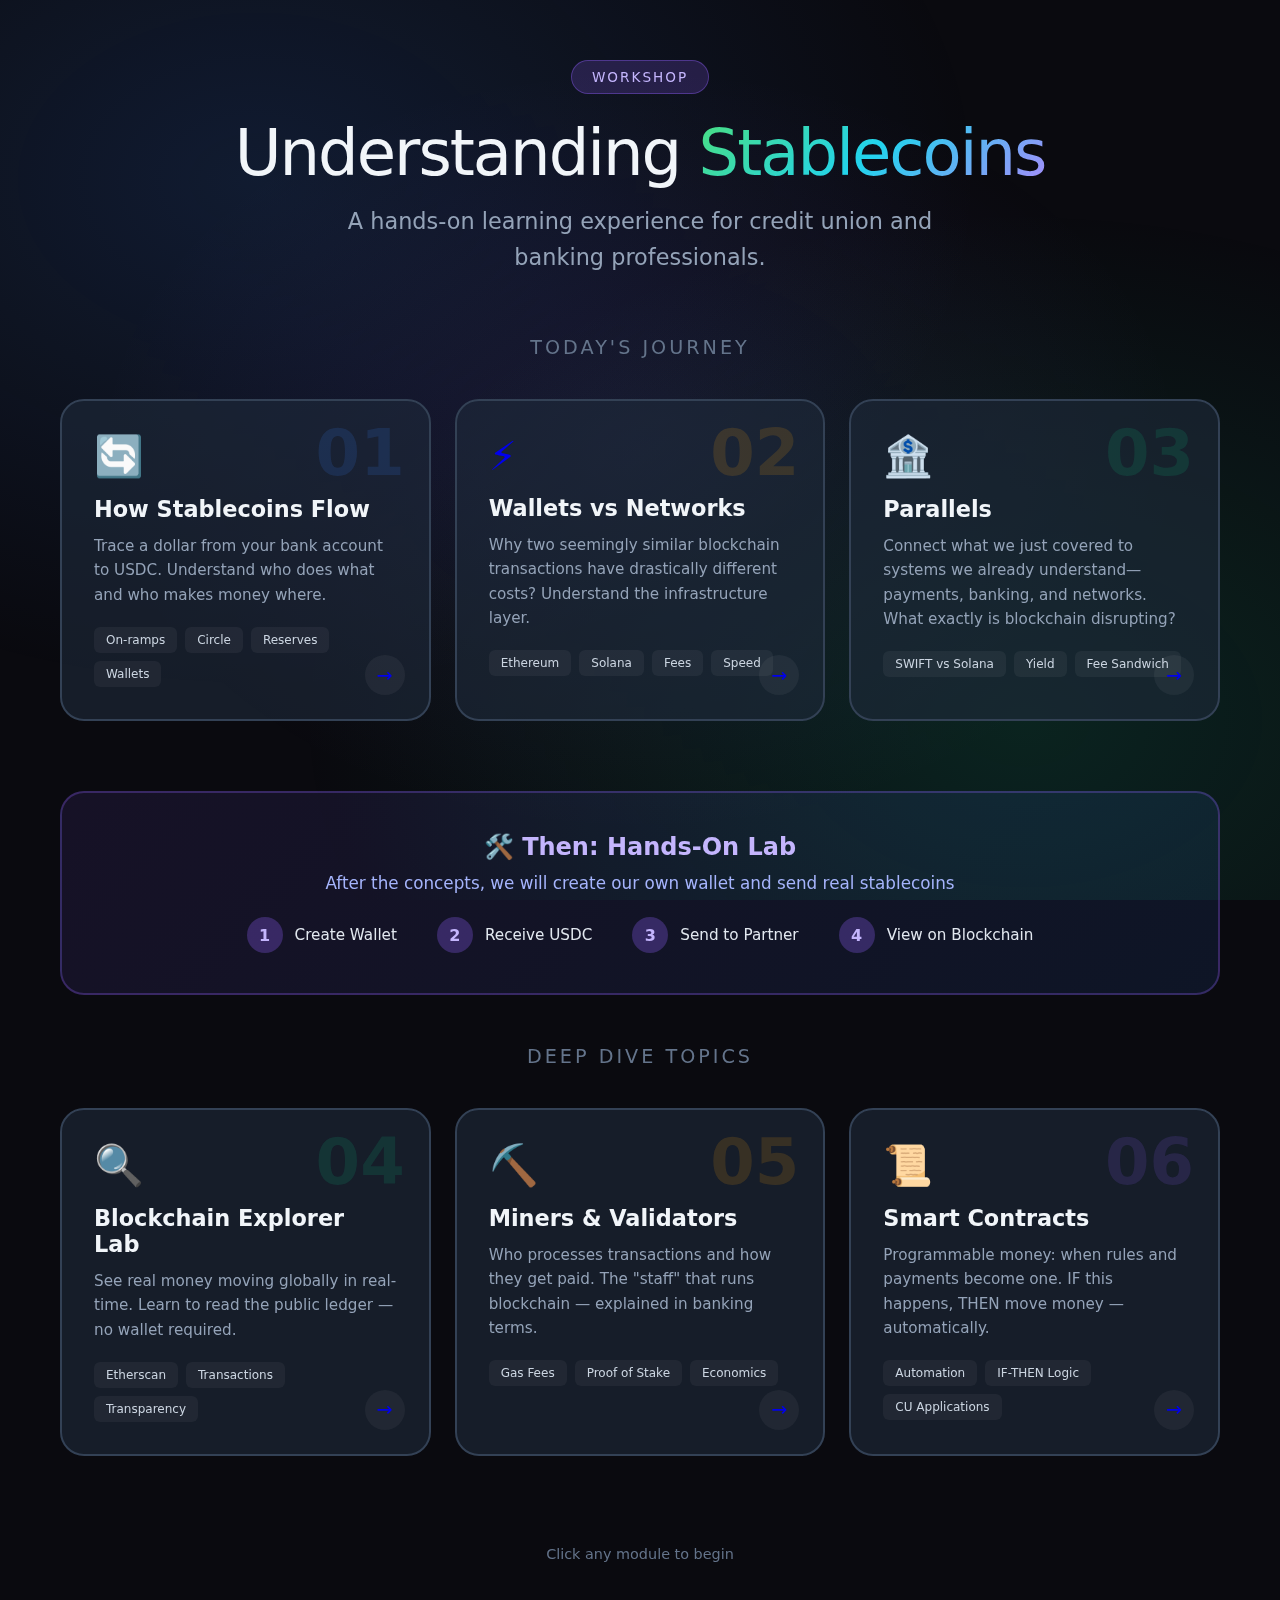
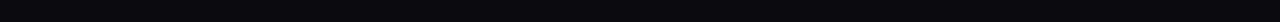
<file: index.html>
<!DOCTYPE html>
<html lang="en">
<head>
  <meta charset="UTF-8">
  <meta name="viewport" content="width=device-width, initial-scale=1.0">
  <title>Stablecoin Workshop | For Financial Professionals</title>
  <style>
    * {
      margin: 0;
      padding: 0;
      box-sizing: border-box;
    }
    
    body {
      font-family: 'Segoe UI', system-ui, -apple-system, sans-serif;
      background: #0a0a0f;
      min-height: 100vh;
      color: #f1f5f9;
      overflow-x: hidden;
    }
    
    .bg-animation {
      position: fixed;
      top: 0;
      left: 0;
      width: 100%;
      height: 100%;
      z-index: 0;
      background: 
        radial-gradient(ellipse at 20% 20%, rgba(59, 130, 246, 0.15) 0%, transparent 50%),
        radial-gradient(ellipse at 80% 80%, rgba(16, 185, 129, 0.15) 0%, transparent 50%),
        radial-gradient(ellipse at 50% 50%, rgba(139, 92, 246, 0.1) 0%, transparent 60%);
    }
    
    .container {
      position: relative;
      z-index: 1;
      max-width: 1200px;
      margin: 0 auto;
      padding: 60px 20px;
      min-height: 100vh;
      display: flex;
      flex-direction: column;
    }
    
    header {
      text-align: center;
      margin-bottom: 60px;
    }
    
    .workshop-badge {
      display: inline-block;
      background: rgba(139, 92, 246, 0.2);
      border: 1px solid rgba(139, 92, 246, 0.4);
      padding: 8px 20px;
      border-radius: 30px;
      font-size: 0.85rem;
      color: #c4b5fd;
      text-transform: uppercase;
      letter-spacing: 2px;
      margin-bottom: 24px;
    }
    
    h1 {
      font-size: 4rem;
      font-weight: 200;
      letter-spacing: -2px;
      margin-bottom: 16px;
      line-height: 1.1;
    }
    
    h1 .highlight {
      background: linear-gradient(135deg, #4ade80, #22d3ee, #a78bfa);
      -webkit-background-clip: text;
      -webkit-text-fill-color: transparent;
      background-clip: text;
      font-weight: 300;
    }
    
    .tagline {
      font-size: 1.4rem;
      color: #94a3b8;
      max-width: 600px;
      margin: 0 auto;
      line-height: 1.6;
    }
    
    .modules-section {
      flex: 1;
      display: flex;
      flex-direction: column;
      justify-content: center;
    }
    
    .modules-header {
      text-align: center;
      margin-bottom: 40px;
    }
    
    .modules-header h2 {
      font-size: 1.2rem;
      color: #64748b;
      text-transform: uppercase;
      letter-spacing: 3px;
      font-weight: 400;
    }
    
    .modules-grid {
      display: grid;
      grid-template-columns: repeat(3, 1fr);
      gap: 24px;
      margin-bottom: 50px;
    }
    
    @media (max-width: 900px) {
      .modules-grid {
        grid-template-columns: 1fr;
      }
      h1 {
        font-size: 2.5rem;
      }
    }
    
    .module-card {
      background: rgba(30, 41, 59, 0.6);
      border-radius: 24px;
      padding: 32px;
      border: 2px solid #334155;
      transition: all 0.4s cubic-bezier(0.4, 0, 0.2, 1);
      cursor: pointer;
      position: relative;
      overflow: hidden;
      text-decoration: none;
      display: block;
    }
    
    .module-card::before {
      content: '';
      position: absolute;
      top: 0;
      left: 0;
      right: 0;
      height: 4px;
      background: linear-gradient(90deg, var(--accent), var(--accent-light));
      transform: scaleX(0);
      transition: transform 0.4s ease;
    }
    
    .module-card:hover {
      transform: translateY(-8px);
      border-color: var(--accent);
      box-shadow: 0 20px 40px rgba(0,0,0,0.3);
    }
    
    .module-card:hover::before {
      transform: scaleX(1);
    }
    
    .module-card.module-1 { --accent: #3b82f6; --accent-light: #60a5fa; }
    .module-card.module-2 { --accent: #f59e0b; --accent-light: #fbbf24; }
    .module-card.module-3 { --accent: #10b981; --accent-light: #34d399; }
    .module-card.module-4 { --accent: #10b981; --accent-light: #34d399; }
    .module-card.module-5 { --accent: #f59e0b; --accent-light: #fbbf24; }
    .module-card.module-6 { --accent: #8b5cf6; --accent-light: #a78bfa; }
    
    .module-number {
      font-size: 4rem;
      font-weight: 700;
      line-height: 1;
      margin-bottom: 16px;
      opacity: 0.15;
      position: absolute;
      top: 20px;
      right: 24px;
    }
    
    .module-card.module-1 .module-number { color: #3b82f6; }
    .module-card.module-2 .module-number { color: #f59e0b; }
    .module-card.module-3 .module-number { color: #10b981; }
    .module-card.module-4 .module-number { color: #10b981; }
    .module-card.module-5 .module-number { color: #f59e0b; }
    .module-card.module-6 .module-number { color: #8b5cf6; }
    
    .module-icon {
      font-size: 2.5rem;
      margin-bottom: 16px;
    }
    
    .module-title {
      font-size: 1.4rem;
      font-weight: 600;
      margin-bottom: 12px;
      color: #f1f5f9;
    }
    
    .module-description {
      font-size: 0.95rem;
      color: #94a3b8;
      line-height: 1.6;
      margin-bottom: 20px;
    }
    
    .module-topics {
      display: flex;
      flex-wrap: wrap;
      gap: 8px;
    }
    
    .topic-tag {
      background: rgba(255,255,255,0.05);
      padding: 6px 12px;
      border-radius: 6px;
      font-size: 0.75rem;
      color: #cbd5e1;
    }
    
    .module-arrow {
      position: absolute;
      bottom: 24px;
      right: 24px;
      width: 40px;
      height: 40px;
      border-radius: 50%;
      background: rgba(255,255,255,0.05);
      display: flex;
      align-items: center;
      justify-content: center;
      font-size: 1.2rem;
      transition: all 0.3s ease;
    }
    
    .module-card:hover .module-arrow {
      background: var(--accent);
      transform: translateX(4px);
    }
    
    .handson-section {
      background: linear-gradient(135deg, rgba(139, 92, 246, 0.1), rgba(59, 130, 246, 0.1));
      border: 2px solid rgba(139, 92, 246, 0.3);
      border-radius: 24px;
      padding: 40px;
      text-align: center;
      margin-top: 20px;
    }
    
    .handson-section h3 {
      font-size: 1.5rem;
      color: #c4b5fd;
      margin-bottom: 12px;
    }
    
    .handson-section p {
      color: #a5b4fc;
      margin-bottom: 24px;
      font-size: 1.05rem;
    }
    
    .handson-steps {
      display: flex;
      justify-content: center;
      gap: 40px;
      flex-wrap: wrap;
    }
    
    .handson-step {
      display: flex;
      align-items: center;
      gap: 12px;
    }
    
    .step-number {
      width: 36px;
      height: 36px;
      border-radius: 50%;
      background: rgba(139, 92, 246, 0.3);
      display: flex;
      align-items: center;
      justify-content: center;
      font-weight: 700;
      color: #c4b5fd;
    }
    
    .step-text {
      color: #e2e8f0;
      font-size: 0.95rem;
    }
    
    footer {
      text-align: center;
      padding-top: 40px;
      color: #64748b;
      font-size: 0.9rem;
    }
    
    .duration {
      display: inline-flex;
      align-items: center;
      gap: 8px;
      background: rgba(255,255,255,0.05);
      padding: 10px 20px;
      border-radius: 30px;
      margin-bottom: 12px;
    }
  </style>
</head>
<body>
  <div class="bg-animation"></div>
  
  <div class="container">
    <header>
      <div class="workshop-badge">Workshop</div>
      <h1>Understanding <span class="highlight">Stablecoins</span></h1>
      <p class="tagline">A hands-on learning experience for credit union and banking professionals.</p>
    </header>
    
    <div class="modules-section">
      <div class="modules-header">
        <h2>Today's Journey</h2>
      </div>
      
      <div class="modules-grid">
        <a href="1-stablecoin-flow.html" class="module-card module-1">
          <div class="module-number">01</div>
          <div class="module-icon">🔄</div>
          <div class="module-title">How Stablecoins Flow</div>
          <div class="module-description">Trace a dollar from your bank account to USDC. Understand who does what and who makes money where.</div>
          <div class="module-topics">
            <span class="topic-tag">On-ramps</span>
            <span class="topic-tag">Circle</span>
            <span class="topic-tag">Reserves</span>
            <span class="topic-tag">Wallets</span>
          </div>
          <div class="module-arrow">→</div>
        </a>
        
        <a href="2-wallets-vs-networks.html" class="module-card module-2">
          <div class="module-number">02</div>
          <div class="module-icon">⚡</div>
          <div class="module-title">Wallets vs Networks</div>
          <div class="module-description">Why two seemingly similar blockchain transactions have drastically different costs? Understand the infrastructure layer.</div>
          <div class="module-topics">
            <span class="topic-tag">Ethereum</span>
            <span class="topic-tag">Solana</span>
            <span class="topic-tag">Fees</span>
            <span class="topic-tag">Speed</span>
          </div>
          <div class="module-arrow">→</div>
        </a>
        
        <a href="3-banking-comparison.html" class="module-card module-3">
          <div class="module-number">03</div>
          <div class="module-icon">🏦</div>
          <div class="module-title">Parallels</div>
          <div class="module-description">Connect what we just covered to systems we already understand—payments, banking, and networks. What exactly is blockchain disrupting?</div>
          <div class="module-topics">
            <span class="topic-tag">SWIFT vs Solana</span>
            <span class="topic-tag">Yield</span>
            <span class="topic-tag">Fee Sandwich</span>
          </div>
          <div class="module-arrow">→</div>
        </a>
      </div>
      
      <div class="handson-section">
        <h3>🛠️ Then: Hands-On Lab</h3>
        <p>After the concepts, we will create our own wallet and send real stablecoins</p>
        <div class="handson-steps">
          <div class="handson-step">
            <div class="step-number">1</div>
            <div class="step-text">Create Wallet</div>
          </div>
          <div class="handson-step">
            <div class="step-number">2</div>
            <div class="step-text">Receive USDC</div>
          </div>
          <div class="handson-step">
            <div class="step-number">3</div>
            <div class="step-text">Send to Partner</div>
          </div>
          <div class="handson-step">
            <div class="step-number">4</div>
            <div class="step-text">View on Blockchain</div>
          </div>
        </div>
      </div>
      
      <div class="modules-header" style="margin-top: 50px;">
        <h2>Deep Dive Topics</h2>
      </div>
      
      <div class="modules-grid">
        <a href="4-blockchain-explorer.html" class="module-card module-4">
          <div class="module-number">04</div>
          <div class="module-icon">🔍</div>
          <div class="module-title">Blockchain Explorer Lab</div>
          <div class="module-description">See real money moving globally in real-time. Learn to read the public ledger — no wallet required.</div>
          <div class="module-topics">
            <span class="topic-tag">Etherscan</span>
            <span class="topic-tag">Transactions</span>
            <span class="topic-tag">Transparency</span>
          </div>
          <div class="module-arrow">→</div>
        </a>
        
        <a href="5-miners-validators.html" class="module-card module-5">
          <div class="module-number">05</div>
          <div class="module-icon">⛏️</div>
          <div class="module-title">Miners & Validators</div>
          <div class="module-description">Who processes transactions and how they get paid. The "staff" that runs blockchain — explained in banking terms.</div>
          <div class="module-topics">
            <span class="topic-tag">Gas Fees</span>
            <span class="topic-tag">Proof of Stake</span>
            <span class="topic-tag">Economics</span>
          </div>
          <div class="module-arrow">→</div>
        </a>
        
        <a href="6-smart-contracts.html" class="module-card module-6">
          <div class="module-number">06</div>
          <div class="module-icon">📜</div>
          <div class="module-title">Smart Contracts</div>
          <div class="module-description">Programmable money: when rules and payments become one. IF this happens, THEN move money — automatically.</div>
          <div class="module-topics">
            <span class="topic-tag">Automation</span>
            <span class="topic-tag">IF-THEN Logic</span>
            <span class="topic-tag">CU Applications</span>
          </div>
          <div class="module-arrow">→</div>
        </a>
      </div>
    </div>
    
    <footer> 
      <p>Click any module to begin</p>
    </footer>
  </div>
</body>
</html>
</file>
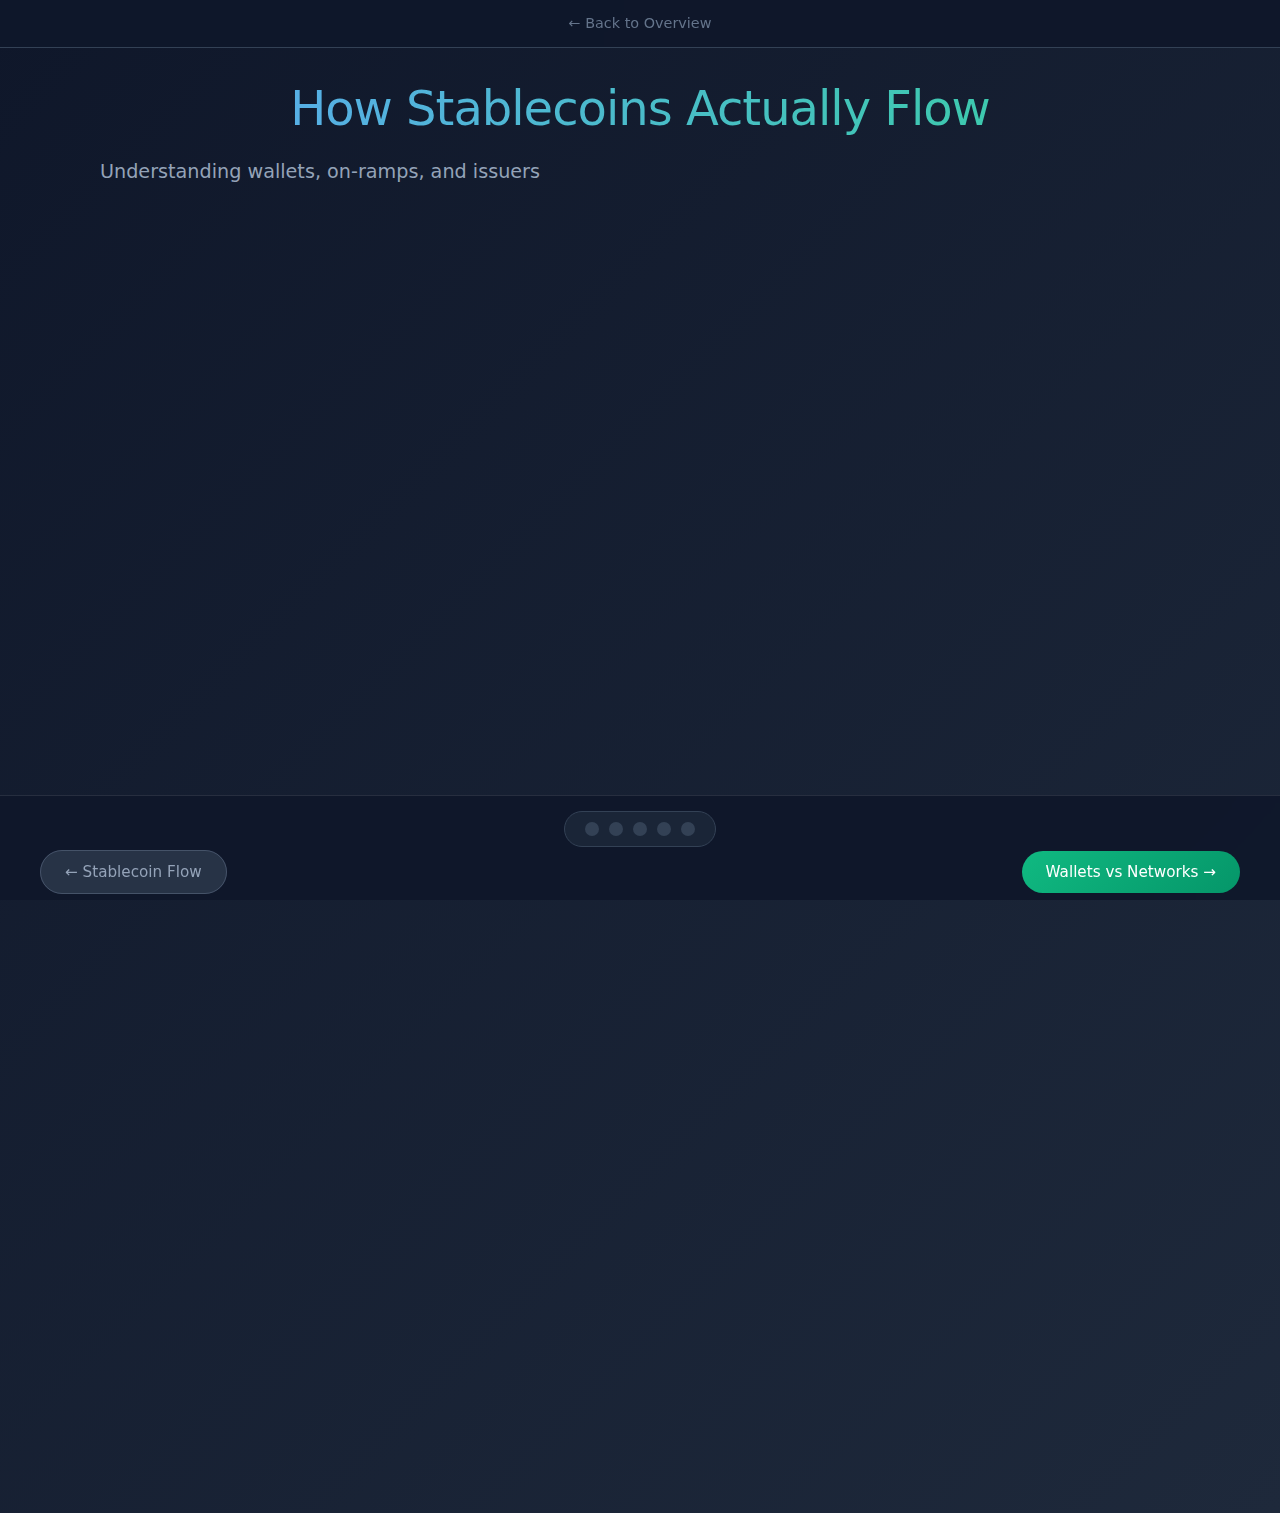
<file: 1-stablecoin-flow-content.html>
<!DOCTYPE html>
<html lang="en">
<head>
  <link rel="stylesheet" href="styles.css">
  <meta charset="UTF-8">
  <meta name="viewport" content="width=device-width, initial-scale=1.0">
  <title>How Stablecoins Actually Flow</title>
  <style>
    * {
      margin: 0;
      padding: 0;
      box-sizing: border-box;
    }
    
    body {
      font-family: 'Segoe UI', system-ui, -apple-system, sans-serif;
      background: linear-gradient(135deg, #0f172a 0%, #1e293b 100%);
      min-height: 100vh;
      color: #f1f5f9;
      overflow-x: hidden;
    }
    
    .container {
      max-width: 1400px;
      margin: 0 auto;
      padding: 40px 20px;
    }
    
    header {
      text-align: center;
      margin-bottom: 50px;
    }
    
    h1 {
      font-size: 3rem;
      font-weight: 300;
      letter-spacing: -1px;
      margin-bottom: 10px;
      background: linear-gradient(90deg, #60a5fa, #34d399);
      -webkit-background-clip: text;
      -webkit-text-fill-color: transparent;
      background-clip: text;
    }
    
    .subtitle {
      font-size: 1.2rem;
      color: #94a3b8;
    }
    
    .instruction {
      background: rgba(59, 130, 246, 0.1);
      border: 1px solid rgba(59, 130, 246, 0.3);
      border-radius: 12px;
      padding: 16px 24px;
      margin-bottom: 40px;
      text-align: center;
      font-size: 1.1rem;
      color: #93c5fd;
    }
    
    .instruction kbd {
      background: #334155;
      padding: 4px 12px;
      border-radius: 6px;
      font-family: inherit;
      border: 1px solid #475569;
    }
    
    /* Flow diagram */
    .flow-container {
      display: flex;
      justify-content: center;
      align-items: flex-start;
      gap: 20px;
      flex-wrap: wrap;
      margin-bottom: 40px;
    }
    
    .flow-step {
      display: flex;
      flex-direction: column;
      align-items: center;
      gap: 15px;
    }
    
    .card {
      background: #1e293b;
      border-radius: 16px;
      padding: 24px;
      width: 260px;
      min-height: 280px;
      border: 2px solid #334155;
      position: relative;
      transition: all 0.5s cubic-bezier(0.4, 0, 0.2, 1);
      opacity: 0;
      transform: translateY(30px) scale(0.95);
    }
    
    .card.visible {
      opacity: 1;
      transform: translateY(0) scale(1);
    }
    
    .card.highlight {
      border-color: #3b82f6;
      box-shadow: 0 0 40px rgba(59, 130, 246, 0.3);
    }
    
    .card-icon {
      font-size: 3rem;
      margin-bottom: 12px;
      display: block;
    }
    
    .card-label {
      font-size: 0.75rem;
      text-transform: uppercase;
      letter-spacing: 2px;
      color: #64748b;
      margin-bottom: 8px;
    }
    
    .card-title {
      font-size: 1.5rem;
      font-weight: 600;
      margin-bottom: 16px;
    }
    
    .card-content {
      font-size: 0.9rem;
      color: #94a3b8;
      line-height: 1.6;
    }
    
    .card-content ul {
      list-style: none;
      margin-top: 12px;
    }
    
    .card-content li {
      padding: 6px 0;
      border-bottom: 1px solid #334155;
    }
    
    .card-content li:last-child {
      border-bottom: none;
    }
    
    .fee-badge {
      background: linear-gradient(135deg, #f59e0b, #d97706);
      color: #000;
      padding: 8px 16px;
      border-radius: 8px;
      font-weight: 600;
      font-size: 0.9rem;
      margin-top: 16px;
      display: inline-block;
    }
    
    .no-fee-badge {
      background: linear-gradient(135deg, #10b981, #059669);
      color: #fff;
      padding: 8px 16px;
      border-radius: 8px;
      font-weight: 600;
      font-size: 0.9rem;
      margin-top: 16px;
      display: inline-block;
    }
    
    /* Arrow connectors */
    .arrow {
      display: flex;
      flex-direction: column;
      align-items: center;
      justify-content: center;
      padding: 20px 0;
      opacity: 0;
      transition: all 0.5s ease;
    }
    
    .arrow.visible {
      opacity: 1;
    }
    
    .arrow-line {
      width: 80px;
      height: 4px;
      background: linear-gradient(90deg, #3b82f6, #60a5fa);
      border-radius: 2px;
      position: relative;
    }
    
    .arrow-line::after {
      content: '';
      position: absolute;
      right: -8px;
      top: -6px;
      border: 8px solid transparent;
      border-left-color: #60a5fa;
    }
    
    .arrow-text {
      font-size: 0.85rem;
      color: #60a5fa;
      margin-top: 8px;
      font-weight: 500;
    }
    
    /* Special card styles */
    .card.bank {
      border-color: #3b82f6;
      background: linear-gradient(135deg, #1e3a5f 0%, #1e293b 100%);
    }
    
    .card.onramp {
      border-color: #8b5cf6;
      background: linear-gradient(135deg, #4c1d95 0%, #1e293b 100%);
    }
    
    .card.issuer {
      border-color: #10b981;
      background: linear-gradient(135deg, #064e3b 0%, #1e293b 100%);
    }
    
    .card.wallet {
      border-color: #f59e0b;
      background: linear-gradient(135deg, #78350f 0%, #1e293b 100%);
    }
    
    /* Provider pills */
    .providers {
      display: flex;
      flex-wrap: wrap;
      gap: 8px;
      margin-top: 12px;
    }
    
    .provider-pill {
      background: rgba(255,255,255,0.1);
      padding: 6px 12px;
      border-radius: 20px;
      font-size: 0.8rem;
      color: #e2e8f0;
    }
    
    /* Wallet options */
    .wallet-options {
      display: flex;
      flex-direction: column;
      gap: 8px;
      margin-top: 12px;
    }
    
    .wallet-pill {
      background: rgba(255,255,255,0.1);
      padding: 10px 16px;
      border-radius: 8px;
      font-size: 0.9rem;
      color: #e2e8f0;
      text-align: center;
    }
    
    /* Key insight panel */
    .insight-panel {
      background: rgba(16, 185, 129, 0.1);
      border: 2px solid #10b981;
      border-radius: 16px;
      padding: 30px;
      margin-top: 40px;
      opacity: 0;
      transform: translateY(20px);
      transition: all 0.6s ease;
    }
    
    .insight-panel.visible {
      opacity: 1;
      transform: translateY(0);
    }
    
    .insight-panel h3 {
      color: #34d399;
      font-size: 1.3rem;
      margin-bottom: 16px;
      display: flex;
      align-items: center;
      gap: 10px;
    }
    
    .insight-panel p {
      font-size: 1.1rem;
      line-height: 1.7;
      color: #d1fae5;
    }
    
    .insight-panel strong {
      color: #fff;
    }
    
    /* Progress indicator */
    .progress {
      position: fixed;
      bottom: 30px;
      left: 50%;
      transform: translateX(-50%);
      display: flex;
      gap: 12px;
      background: rgba(30, 41, 59, 0.9);
      padding: 16px 24px;
      border-radius: 40px;
      border: 1px solid #334155;
      backdrop-filter: blur(10px);
    }
    
    .progress-dot {
      width: 14px;
      height: 14px;
      border-radius: 50%;
      background: #334155;
      transition: all 0.3s ease;
      cursor: pointer;
    }
    
    .progress-dot.active {
      background: #3b82f6;
      box-shadow: 0 0 15px rgba(59, 130, 246, 0.5);
    }
    
    .progress-dot:hover {
      transform: scale(1.2);
    }
    
    /* Reset button */
    .reset-btn {
      position: fixed;
      top: 20px;
      right: 20px;
      background: #334155;
      border: none;
      color: #94a3b8;
      padding: 12px 20px;
      border-radius: 8px;
      cursor: pointer;
      font-size: 0.9rem;
      transition: all 0.3s ease;
    }
    
    .reset-btn:hover {
      background: #475569;
      color: #fff;
    }
    
    /* Step counter */
    .step-counter {
      position: fixed;
      top: 20px;
      left: 20px;
      background: rgba(30, 41, 59, 0.9);
      padding: 12px 20px;
      border-radius: 8px;
      font-size: 1rem;
      color: #94a3b8;
      border: 1px solid #334155;
    }
    
    .step-counter span {
      color: #3b82f6;
      font-weight: 600;
    }
    
    /* Animations */
    @keyframes pulse {
      0%, 100% { box-shadow: 0 0 20px rgba(59, 130, 246, 0.3); }
      50% { box-shadow: 0 0 40px rgba(59, 130, 246, 0.6); }
    }
    
    .card.highlight {
      animation: pulse 2s infinite;
    }
    
    @keyframes flowArrow {
      0% { transform: translateX(-5px); opacity: 0.5; }
      50% { transform: translateX(5px); opacity: 1; }
      100% { transform: translateX(-5px); opacity: 0.5; }
    }
    
    .arrow.visible .arrow-line {
      animation: flowArrow 1.5s infinite;
    }
    
    /* Mobile responsive */
    @media (max-width: 1200px) {
      .flow-container {
        flex-direction: column;
        align-items: center;
      }
      
      .arrow {
        transform: rotate(90deg);
      }
      
      .flow-step {
        flex-direction: column;
      }
    }
  </style>
</head>
<body>
  <!-- Navigation Bar -->
  <nav style="position: fixed; top: 0; left: 0; right: 0; z-index: 1000; background: rgba(15, 23, 42, 0.95); backdrop-filter: blur(10px); padding: 12px 24px; display: flex; justify-content: center; align-items: center; border-bottom: 1px solid #334155;">
    <a href="index.html" style="color: #64748b; text-decoration: none; font-size: 0.9rem;">← Back to Overview</a>
  </nav>
  
  <div class="container" style="padding-top: 70px;">
    <header>
      <h1>How Stablecoins Actually Flow</h1>
      <p class="subtitle">Understanding wallets, on-ramps, and issuers</p>
    </header>
    
    <div class="flow-container">
      <!-- Step 1: Your Bank -->
      <div class="flow-step">
        <div class="card bank" id="card-1">
          <span class="card-icon">🏦</span>
          <span class="card-label">Starting Point</span>
          <h2 class="card-title">Your FI</h2>
          <div class="card-content">
            <p>Traditional dollars sitting in your checking or savings account.</p>
            <ul>
              <li>NCUA/FDIC insured</li>
              <li>Familiar, trusted</li>
              <li>Slow to move internationally</li>
            </ul>
          </div>
        </div>
      </div>
      
      <div class="arrow" id="arrow-1">
        <div class="arrow-line"></div>
        <span class="arrow-text">$101-$103</span>
      </div>
      
      <!-- Step 2: On-Ramp Providers -->
      <div class="flow-step">
        <div class="card onramp" id="card-2">
          <span class="card-icon">🔄</span>
          <span class="card-label">The Bridge</span>
          <h2 class="card-title">On-Ramp Providers</h2>
          <div class="card-content">
            <p>Companies that convert your FI dollars into crypto.</p>
            <div class="providers">
              <span class="provider-pill">Coinbase</span>
              <span class="provider-pill">MoonPay</span>
              <span class="provider-pill">Transak</span>
              <span class="provider-pill">Stripe</span>
            </div>
          </div>
          <div class="fee-badge">💰 Fee: 1-3%</div>
        </div>
      </div>
      
      <div class="arrow" id="arrow-2">
        <div class="arrow-line"></div>
        <span class="arrow-text">$100</span>
      </div>
      
      <!-- Step 3: Circle (Issuer) -->
      <div class="flow-step">
        <div class="card issuer" id="card-3">
          <span class="card-icon">🏛️</span>
          <span class="card-label">The Issuer</span>
          <h2 class="card-title">Circle</h2>
          <div class="card-content">
            <p>The company that actually creates USDC tokens.</p>
            <ul>
              <li>Receives your $100</li>
              <li>Issues 100 USDC tokens</li>
              <li>Holds reserves in T-Bills</li>
              <li>Earns yield on reserves</li>
            </ul>
          </div>
        </div>
      </div>
      
      <div class="arrow" id="arrow-3">
        <div class="arrow-line"></div>
        <span class="arrow-text">100 USDC</span>
      </div>
      
      <!-- Step 4: Your Wallet -->
      <div class="flow-step">
        <div class="card wallet" id="card-4">
          <span class="card-icon">👛</span>
          <span class="card-label">The Window</span>
          <h2 class="card-title">Your Wallet</h2>
          <div class="card-content">
            <p>Just software that holds your keys. Any of these work:</p>
            <div class="wallet-options">
              <span class="wallet-pill">Coinbase Wallet</span>
              <span class="wallet-pill">Phantom</span>
              <span class="wallet-pill">MetaMask</span>
            </div>
          </div>
          <div class="no-fee-badge">✓ No fees, no reserves</div>
        </div>
      </div>
    </div>
    
    <!-- Key Insight Panel -->
    <div class="insight-panel" id="insight">
      <h3>💡 The Key Insight</h3>
      <p>
        <strong>Wallets don't issue USDC or hold your dollars.</strong> They're just windows to the blockchain. 
        Circle holds the reserves. On-ramps charge for the conversion. 
        <strong>You can switch wallets anytime</strong> — your 12 words work everywhere. 
        The same USDC, same blockchain, same Circle reserves — regardless of which wallet app you use.
      </p>
    </div>
    <div>&nbsp&nbsp</div>
  </div>
  
  <!-- Bottom Navigation with table layout -->
  <div class="nav-footer" style="position: fixed; bottom: 0; left: 0; right: 0; padding: 15px 40px; background: rgba(15, 23, 42, 0.95); backdrop-filter: blur(10px); border-top: 1px solid rgba(255,255,255,0.1); z-index: 100;">
    <table style="width: 100%; border-collapse: collapse;">
      <tr>
        <td colspan="3" style="text-align: center; padding-bottom: 12px;">
          <div class="progress-inline" style="display: inline-flex; gap: 10px; padding: 10px 20px; background: rgba(30, 41, 59, 0.8); border-radius: 40px; border: 1px solid #334155;">
            <div class="progress-dot" data-step="1" style="width: 14px; height: 14px; border-radius: 50%; background: #64748b; cursor: pointer;"></div>
            <div class="progress-dot" data-step="2" style="width: 14px; height: 14px; border-radius: 50%; background: #64748b; cursor: pointer;"></div>
            <div class="progress-dot" data-step="3" style="width: 14px; height: 14px; border-radius: 50%; background: #64748b; cursor: pointer;"></div>
            <div class="progress-dot" data-step="4" style="width: 14px; height: 14px; border-radius: 50%; background: #64748b; cursor: pointer;"></div>
            <div class="progress-dot" data-step="5" style="width: 14px; height: 14px; border-radius: 50%; background: #64748b; cursor: pointer;"></div>
          </div>
        </td>
      </tr>
      <tr>
        <td style="text-align: left;">
          <a href="1-stablecoin-flow.html" class="nav-btn prev" style="padding: 12px 24px; border-radius: 30px; text-decoration: none; font-size: 0.95rem; font-weight: 500; background: rgba(100, 116, 139, 0.3); color: #94a3b8; border: 1px solid rgba(100, 116, 139, 0.5);">← Stablecoin Flow</a>
        </td>
        <td></td>
        <td style="text-align: right;">
          <a href="2-wallets-vs-networks.html" class="nav-btn next" style="padding: 12px 24px; border-radius: 30px; text-decoration: none; font-size: 0.95rem; font-weight: 500; background: linear-gradient(135deg, #10b981, #059669); color: white;">Wallets vs Networks →</a>
        </td>
      </tr>
    </table>
  </div>
  
  <script>
    let currentStep = 0;
    const totalSteps = 5;
    
    const elements = [
      { card: 'card-1', arrow: null },
      { card: 'card-2', arrow: 'arrow-1' },
      { card: 'card-3', arrow: 'arrow-2' },
      { card: 'card-4', arrow: 'arrow-3' },
      { card: 'insight', arrow: null }
    ];
    
    function showStep(step) {
      // Remove highlight from all cards
      document.querySelectorAll('.card').forEach(c => c.classList.remove('highlight'));
      
      // Show elements up to current step
      for (let i = 0; i < step; i++) {
        const el = elements[i];
        if (el.card) {
          const card = document.getElementById(el.card);
          card.classList.add('visible');
        }
        if (el.arrow) {
          document.getElementById(el.arrow).classList.add('visible');
        }
      }
      
      // Highlight current card
      if (step > 0 && step <= elements.length) {
        const currentEl = elements[step - 1];
        if (currentEl.card && currentEl.card !== 'insight') {
          document.getElementById(currentEl.card).classList.add('highlight');
        }
        if (currentEl.card === 'insight') {
          document.getElementById('insight').classList.add('visible');
        }
      }
      
      // Hide elements after current step
      for (let i = step; i < elements.length; i++) {
        const el = elements[i];
        if (el.card) {
          const card = document.getElementById(el.card);
          card.classList.remove('visible');
          card.classList.remove('highlight');
        }
        if (el.arrow) {
          document.getElementById(el.arrow).classList.remove('visible');
        }
      }
      
      // Update progress dots
      document.querySelectorAll('.progress-dot').forEach((dot, index) => {
        if (index < step) {
          dot.style.background = '#10b981';
        } else {
          dot.style.background = '#334155';
        }
      });
    }
    
    function nextStep() {
      if (currentStep < totalSteps) {
        currentStep++;
        showStep(currentStep);
      }
    }
    
    function prevStep() {
      if (currentStep > 0) {
        currentStep--;
        showStep(currentStep);
      }
    }
    
    function resetPresentation() {
      currentStep = 0;
      showStep(0);
    }
    
    function goToStep(step) {
      currentStep = step;
      showStep(step);
    }
    
    // Keyboard controls
    document.addEventListener('keydown', (e) => {
      if (e.code === 'Space' || e.code === 'ArrowRight' || e.code === 'ArrowDown') {
        e.preventDefault();
        nextStep();
      } else if (e.code === 'ArrowLeft' || e.code === 'ArrowUp') {
        e.preventDefault();
        prevStep();
      } else if (e.code === 'KeyR') {
        resetPresentation();
      }
    });
    
    // Click on progress dots
    document.querySelectorAll('.progress-dot').forEach(dot => {
      dot.addEventListener('click', (e) => {
        e.stopPropagation();
        const step = parseInt(dot.dataset.step);
        goToStep(step);
      });
    });
    
    // Click anywhere to advance (optional)
    document.body.addEventListener('click', (e) => {
      if (e.target.closest('.progress-inline') || e.target.closest('.nav-footer')) return;
      nextStep();
    });
    
    // Initialize
    showStep(0);
  </script>
</body>
</html>
</file>
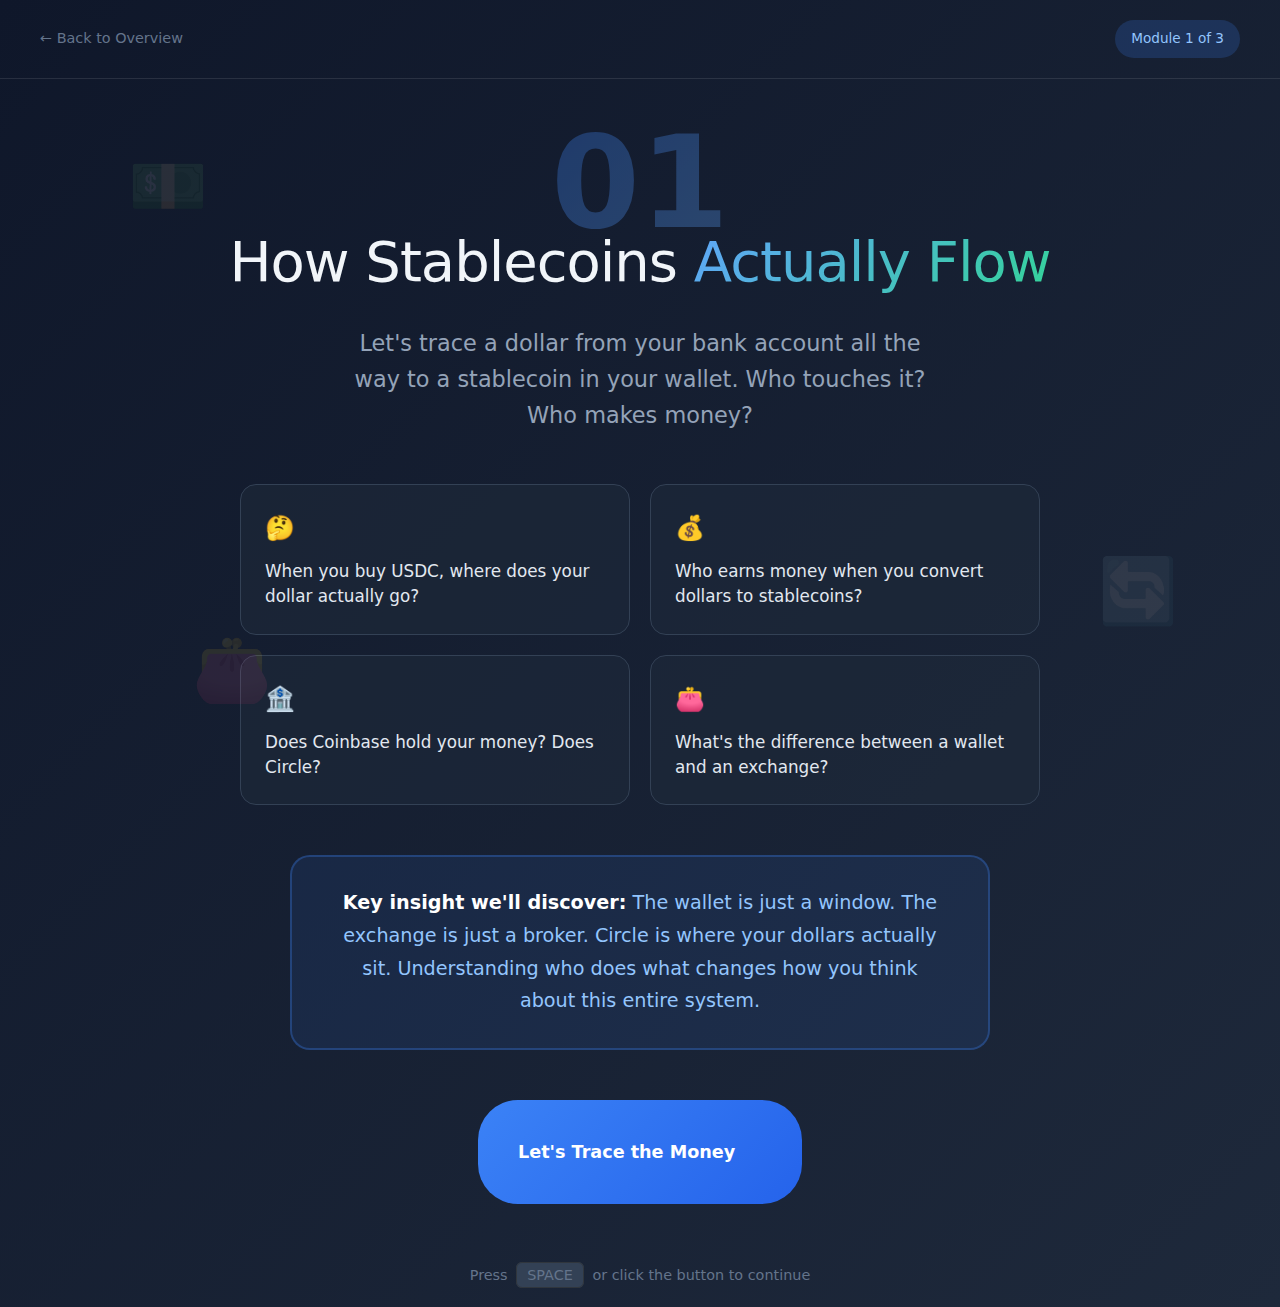
<file: 1-stablecoin-flow.html>
<!DOCTYPE html>
<html lang="en">
<head>
  <link rel="stylesheet" href="styles.css">
  <meta charset="UTF-8">
  <meta name="viewport" content="width=device-width, initial-scale=1.0">
  <title>Module 1: How Stablecoins Flow</title>
  <style>
    * {
      margin: 0;
      padding: 0;
      box-sizing: border-box;
    }
    
    body {
      font-family: 'Segoe UI', system-ui, -apple-system, sans-serif;
      background: linear-gradient(135deg, #0f172a 0%, #1e293b 100%);
      min-height: 100vh;
      color: #f1f5f9;
      display: flex;
      flex-direction: column;
    }
    
    /* Navigation */
    .nav {
      padding: 20px 40px;
      display: flex;
      justify-content: space-between;
      align-items: center;
      border-bottom: 1px solid rgba(255,255,255,0.1);
    }
    
    .nav-back {
      color: #64748b;
      text-decoration: none;
      display: flex;
      align-items: center;
      gap: 8px;
      font-size: 0.9rem;
      transition: color 0.3s ease;
    }
    
    .nav-back:hover {
      color: #f1f5f9;
    }
    
    .nav-module {
      background: rgba(59, 130, 246, 0.2);
      padding: 8px 16px;
      border-radius: 20px;
      font-size: 0.85rem;
      color: #93c5fd;
    }
    
    /* Main content */
    .container {
      flex: 1;
      display: flex;
      flex-direction: column;
      justify-content: center;
      align-items: center;
      padding: 40px 20px;
      text-align: center;
    }
    
    .module-number {
      font-size: 8rem;
      font-weight: 800;
      line-height: 1;
      background: linear-gradient(135deg, #3b82f6, #60a5fa);
      -webkit-background-clip: text;
      -webkit-text-fill-color: transparent;
      background-clip: text;
      opacity: 0.3;
      margin-bottom: -30px;
    }
    
    h1 {
      font-size: 3.5rem;
      font-weight: 300;
      margin-bottom: 20px;
      letter-spacing: -1px;
    }
    
    h1 span {
      background: linear-gradient(135deg, #60a5fa, #34d399);
      -webkit-background-clip: text;
      -webkit-text-fill-color: transparent;
      background-clip: text;
      font-weight: 400;
    }
    
    .subtitle {
      font-size: 1.4rem;
      color: #94a3b8;
      max-width: 600px;
      line-height: 1.6;
      margin-bottom: 50px;
    }
    
    /* Question cards */
    .questions-grid {
      display: grid;
      grid-template-columns: repeat(2, 1fr);
      gap: 20px;
      max-width: 800px;
      margin-bottom: 50px;
    }
    
    @media (max-width: 700px) {
      .questions-grid {
        grid-template-columns: 1fr;
      }
      h1 {
        font-size: 2.5rem;
      }
      .module-number {
        font-size: 5rem;
      }
    }
    
    .question-card {
      background: rgba(30, 41, 59, 0.6);
      border: 1px solid #334155;
      border-radius: 16px;
      padding: 24px;
      text-align: left;
      transition: all 0.3s ease;
    }
    
    .question-card:hover {
      border-color: #3b82f6;
      transform: translateY(-4px);
    }
    
    .question-icon {
      font-size: 1.5rem;
      margin-bottom: 12px;
    }
    
    .question-text {
      font-size: 1.05rem;
      color: #e2e8f0;
      line-height: 1.5;
    }
    
    /* Key message */
    .key-message {
      background: rgba(59, 130, 246, 0.1);
      border: 2px solid rgba(59, 130, 246, 0.3);
      border-radius: 20px;
      padding: 30px 40px;
      max-width: 700px;
      margin-bottom: 50px;
    }
    
    .key-message p {
      font-size: 1.2rem;
      color: #93c5fd;
      line-height: 1.7;
    }
    
    .key-message strong {
      color: #fff;
    }
    
    /* Start button */
    .start-btn {
      display: inline-flex;
      align-items: center;
      gap: 12px;
      background: linear-gradient(135deg, #3b82f6, #2563eb);
      color: white;
      padding: 18px 40px;
      border-radius: 40px;
      font-size: 1.1rem;
      font-weight: 600;
      text-decoration: none;
      transition: all 0.3s ease;
      border: none;
      cursor: pointer;
    }
    
    .start-btn:hover {
      transform: scale(1.05);
      box-shadow: 0 10px 30px rgba(59, 130, 246, 0.4);
    }
    
    .start-btn .arrow {
      transition: transform 0.3s ease;
    }
    
    .start-btn:hover .arrow {
      transform: translateX(4px);
    }
    
    /* Footer hint */
    .footer-hint {
      padding: 20px;
      text-align: center;
      color: #64748b;
      font-size: 0.9rem;
    }
    
    .footer-hint kbd {
      background: #334155;
      padding: 4px 10px;
      border-radius: 6px;
      margin: 0 4px;
    }
    
    /* Floating elements for visual interest */
    .float-element {
      position: fixed;
      opacity: 0.1;
      font-size: 4rem;
      pointer-events: none;
    }
    
    .float-1 { top: 15%; left: 10%; }
    .float-2 { top: 60%; right: 8%; }
    .float-3 { bottom: 20%; left: 15%; }
  </style>
</head>
<body>
  <div class="float-element float-1">💵</div>
  <div class="float-element float-2">🔄</div>
  <div class="float-element float-3">👛</div>
  
  <nav class="nav">
    <a href="index.html" class="nav-back">← Back to Overview</a>
    <span class="nav-module">Module 1 of 3</span>
  </nav>
  
  <div class="container">
    <div class="module-number">01</div>
    <h1>How Stablecoins <span>Actually Flow</span></h1>
    <p class="subtitle">Let's trace a dollar from your bank account all the way to a stablecoin in your wallet. Who touches it? Who makes money?</p>
    
    <div class="questions-grid">
      <div class="question-card">
        <div class="question-icon">🤔</div>
        <div class="question-text">When you buy USDC, where does your dollar actually go?</div>
      </div>
      <div class="question-card">
        <div class="question-icon">💰</div>
        <div class="question-text">Who earns money when you convert dollars to stablecoins?</div>
      </div>
      <div class="question-card">
        <div class="question-icon">🏦</div>
        <div class="question-text">Does Coinbase hold your money? Does Circle?</div>
      </div>
      <div class="question-card">
        <div class="question-icon">👛</div>
        <div class="question-text">What's the difference between a wallet and an exchange?</div>
      </div>
    </div>
    
    <div class="key-message">
      <p><strong>Key insight we'll discover:</strong> The wallet is just a window. The exchange is just a broker. Circle is where your dollars actually sit. Understanding who does what changes how you think about this entire system.</p>
    </div>
    
    <a href="1-stablecoin-flow-content.html" class="start-btn">
      Let's Trace the Money <span class="arrow">→</span>
    </a>
  </div>
  
  <div class="footer-hint">
    Press <kbd>SPACE</kbd> or click the button to continue
  </div>
  
  <script>
    document.addEventListener('keydown', (e) => {
      if (e.code === 'Space') {
        e.preventDefault();
        window.location.href = '1-stablecoin-flow-content.html';
      }
    });
  </script>
</body>
</html>
</file>
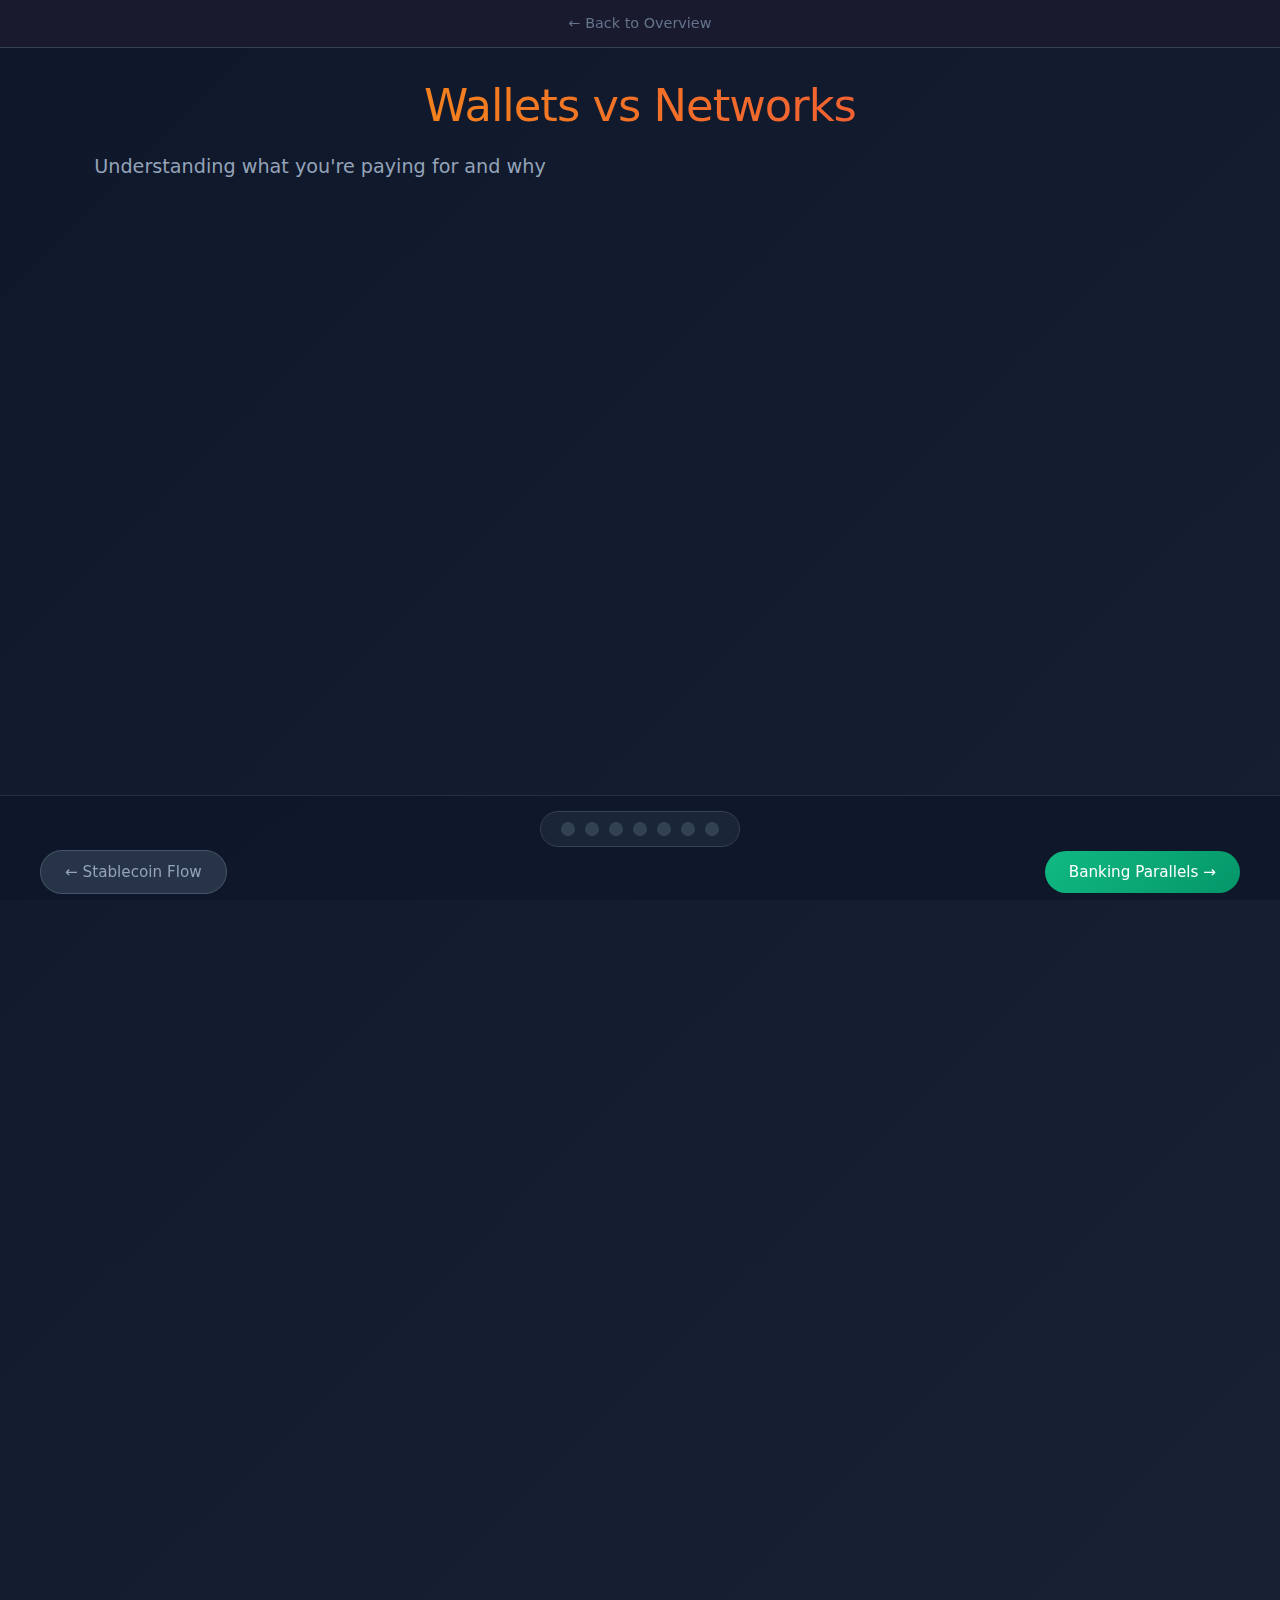
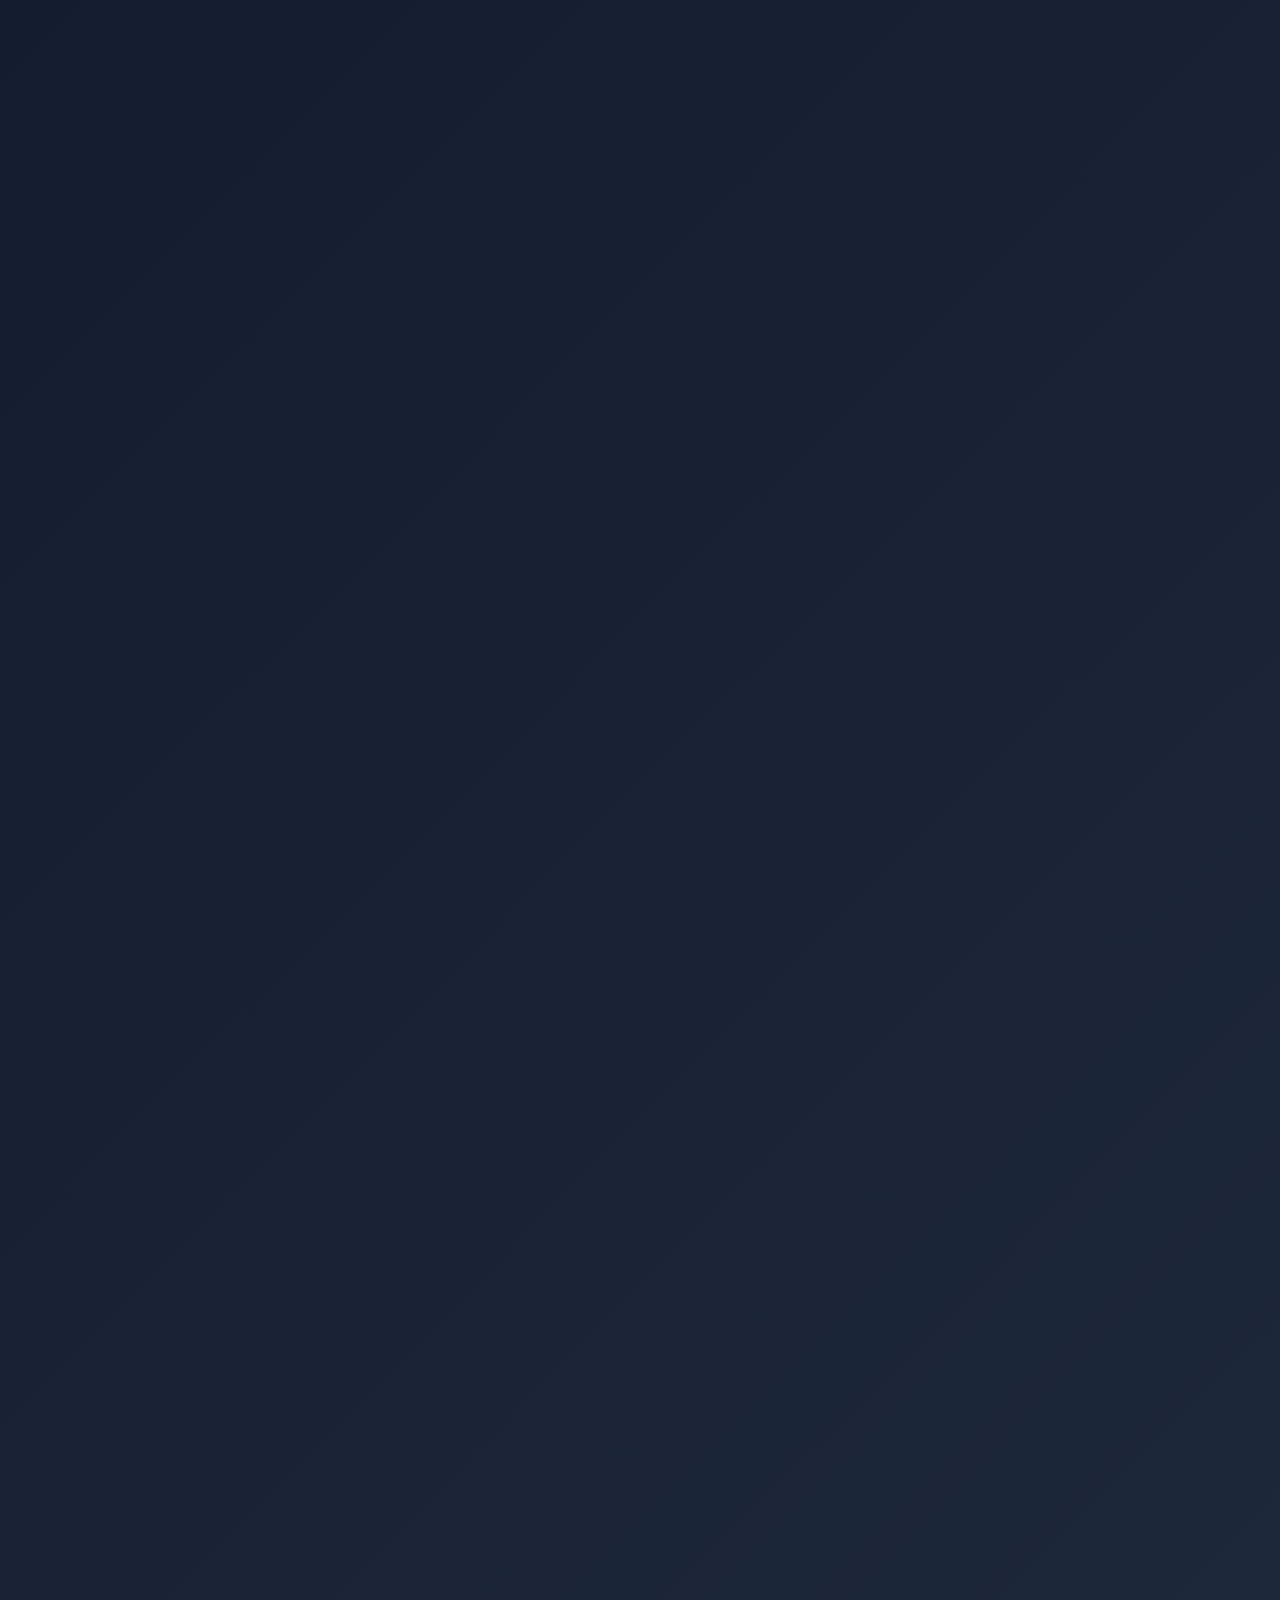
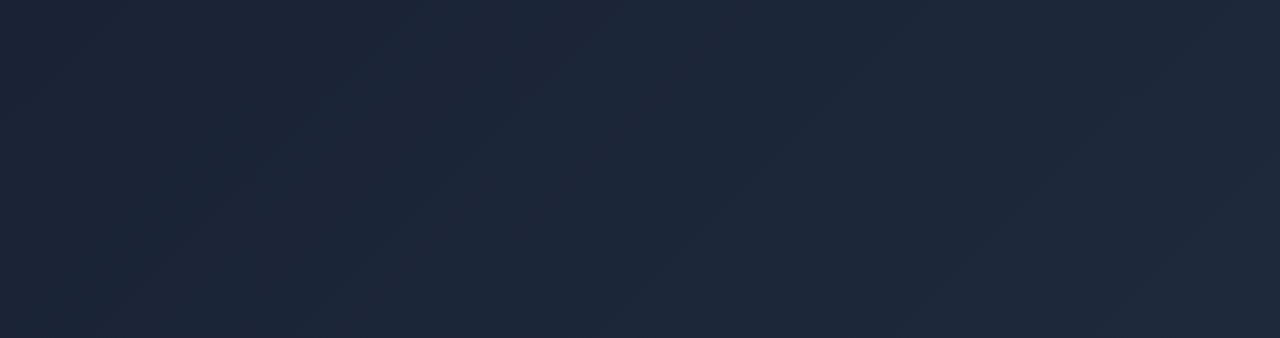
<file: 2-wallets-vs-networks-content.html>
<!DOCTYPE html>
<html lang="en">
<head>
  <link rel="stylesheet" href="styles.css">
  <meta charset="UTF-8">
  <meta name="viewport" content="width=device-width, initial-scale=1.0">
  <title>Wallets vs Networks: What's the Difference?</title>
  <style>
    * {
      margin: 0;
      padding: 0;
      box-sizing: border-box;
    }
    
    body {
      font-family: 'Segoe UI', system-ui, -apple-system, sans-serif;
      background: linear-gradient(135deg, #0f172a 0%, #1e293b 100%);
      min-height: 100vh;
      color: #f1f5f9;
      overflow-x: hidden;
    }
    
    .container {
      max-width: 1400px;
      margin: 0 auto;
      padding: 30px 20px 100px 20px;
    }
    
    header {
      text-align: center;
      margin-bottom: 30px;
    }
    
    h1 {
      font-size: 2.8rem;
      font-weight: 300;
      letter-spacing: -1px;
      margin-bottom: 10px;
      background: linear-gradient(90deg, #f59e0b, #ef4444);
      -webkit-background-clip: text;
      -webkit-text-fill-color: transparent;
      background-clip: text;
    }
    
    .subtitle {
      font-size: 1.2rem;
      color: #94a3b8;
    }
    
    .instruction {
      background: rgba(245, 158, 11, 0.1);
      border: 1px solid rgba(245, 158, 11, 0.3);
      border-radius: 12px;
      padding: 14px 24px;
      margin-bottom: 30px;
      text-align: center;
      font-size: 1rem;
      color: #fcd34d;
    }
    
    .instruction kbd {
      background: #334155;
      padding: 4px 12px;
      border-radius: 6px;
      font-family: inherit;
      border: 1px solid #475569;
    }
    
    /* Section styling */
    .section {
      margin-bottom: 40px;
      opacity: 0;
      transform: translateY(30px);
      transition: all 0.6s cubic-bezier(0.4, 0, 0.2, 1);
    }
    
    .section.visible {
      opacity: 1;
      transform: translateY(0);
    }
    
    .section-title {
      font-size: 1.4rem;
      color: #94a3b8;
      margin-bottom: 20px;
      padding-bottom: 10px;
      border-bottom: 1px solid #334155;
      display: flex;
      align-items: center;
      gap: 12px;
    }
    
    .section-title .icon {
      font-size: 1.6rem;
    }
    
    /* Comparison grid */
    .comparison-grid {
      display: grid;
      grid-template-columns: repeat(3, 1fr);
      gap: 20px;
    }
    
    @media (max-width: 900px) {
      .comparison-grid {
        grid-template-columns: 1fr;
      }
    }
    
    .wallet-card, .network-card {
      background: #1e293b;
      border-radius: 16px;
      padding: 24px;
      border: 2px solid #334155;
      transition: all 0.4s ease;
      position: relative;
      overflow: hidden;
    }
    
    .wallet-card:hover, .network-card:hover {
      transform: translateY(-5px);
      border-color: #475569;
    }
    
    .card-header {
      display: flex;
      align-items: center;
      gap: 16px;
      margin-bottom: 16px;
    }
    
    .card-logo {
      width: 50px;
      height: 50px;
      border-radius: 12px;
      display: flex;
      align-items: center;
      justify-content: center;
      font-size: 1.8rem;
    }
    
    .card-name {
      font-size: 1.4rem;
      font-weight: 600;
    }
    
    .card-tagline {
      font-size: 0.85rem;
      color: #64748b;
    }
    
    .card-stats {
      display: grid;
      grid-template-columns: 1fr 1fr;
      gap: 12px;
      margin-top: 16px;
    }
    
    .stat {
      background: rgba(0,0,0,0.2);
      padding: 12px;
      border-radius: 8px;
    }
    
    .stat-label {
      font-size: 0.7rem;
      text-transform: uppercase;
      letter-spacing: 1px;
      color: #64748b;
      margin-bottom: 4px;
    }
    
    .stat-value {
      font-size: 1.1rem;
      font-weight: 600;
    }
    
    .stat-value.green { color: #10b981; }
    .stat-value.yellow { color: #f59e0b; }
    .stat-value.red { color: #ef4444; }
    .stat-value.blue { color: #3b82f6; }
    
    /* Wallet specific colors */
    .wallet-card.coinbase { border-color: #0052ff; }
    .wallet-card.coinbase .card-logo { background: #0052ff; }
    
    .wallet-card.phantom { border-color: #ab9ff2; }
    .wallet-card.phantom .card-logo { background: linear-gradient(135deg, #ab9ff2, #534bb1); }
    
    .wallet-card.metamask { border-color: #f6851b; }
    .wallet-card.metamask .card-logo { background: linear-gradient(135deg, #f6851b, #e2761b); }
    
    /* Network specific colors */
    .network-card.ethereum { border-color: #627eea; }
    .network-card.ethereum .card-logo { background: linear-gradient(135deg, #627eea, #3c3c3d); }
    
    .network-card.solana { border-color: #00ffa3; }
    .network-card.solana .card-logo { background: linear-gradient(135deg, #00ffa3, #dc1fff); }
    
    .network-card.polygon { border-color: #8247e5; }
    .network-card.polygon .card-logo { background: linear-gradient(135deg, #8247e5, #a855f7); }
    
    /* Key insight box */
    .insight-box {
      background: rgba(99, 102, 241, 0.1);
      border: 2px solid #6366f1;
      border-radius: 16px;
      padding: 24px;
      margin-top: 20px;
    }
    
    .insight-box h3 {
      color: #a5b4fc;
      margin-bottom: 12px;
      font-size: 1.1rem;
    }
    
    .insight-box p {
      color: #c7d2fe;
      line-height: 1.6;
    }
    
    /* The big reveal - same USDC */
    .same-usdc-reveal {
      background: linear-gradient(135deg, #064e3b 0%, #1e293b 100%);
      border: 3px solid #10b981;
      border-radius: 20px;
      padding: 40px;
      text-align: center;
      margin: 30px 0;
    }
    
    .same-usdc-reveal h2 {
      font-size: 2rem;
      color: #34d399;
      margin-bottom: 16px;
    }
    
    .same-usdc-reveal p {
      font-size: 1.2rem;
      color: #a7f3d0;
      max-width: 700px;
      margin: 0 auto;
      line-height: 1.7;
    }
    
    .usdc-icons {
      display: flex;
      justify-content: center;
      gap: 30px;
      margin: 30px 0;
    }
    
    .usdc-icon-item {
      display: flex;
      flex-direction: column;
      align-items: center;
      gap: 8px;
    }
    
    .usdc-icon {
      width: 60px;
      height: 60px;
      background: #2775ca;
      border-radius: 50%;
      display: flex;
      align-items: center;
      justify-content: center;
      font-size: 1.5rem;
      font-weight: bold;
      color: white;
    }
    
    .equals {
      font-size: 2rem;
      color: #10b981;
      display: flex;
      align-items: center;
    }
    
    /* Network comparison table */
    .comparison-table {
      width: 100%;
      border-collapse: collapse;
      margin-top: 20px;
      background: #1e293b;
      border-radius: 12px;
      overflow: hidden;
    }
    
    .comparison-table th {
      background: #334155;
      padding: 16px;
      text-align: left;
      font-weight: 600;
      color: #e2e8f0;
    }
    
    .comparison-table td {
      padding: 16px;
      border-bottom: 1px solid #334155;
      color: #cbd5e1;
    }
    
    .comparison-table tr:last-child td {
      border-bottom: none;
    }
    
    .comparison-table tr:hover td {
      background: rgba(255,255,255,0.03);
    }
    
    .fee-chip {
      display: inline-block;
      padding: 6px 14px;
      border-radius: 20px;
      font-weight: 600;
      font-size: 0.9rem;
    }
    
    .fee-chip.cheap {
      background: rgba(16, 185, 129, 0.2);
      color: #34d399;
    }
    
    .fee-chip.medium {
      background: rgba(245, 158, 11, 0.2);
      color: #fbbf24;
    }
    
    .fee-chip.expensive {
      background: rgba(239, 68, 68, 0.2);
      color: #f87171;
    }
    
    /* Banking analogy section */
    .analogy-grid {
      display: grid;
      grid-template-columns: 1fr auto 1fr;
      gap: 20px;
      align-items: center;
      margin-top: 20px;
    }
    
    @media (max-width: 800px) {
      .analogy-grid {
        grid-template-columns: 1fr;
      }
      .analogy-arrow {
        transform: rotate(90deg);
      }
    }
    
    .analogy-box {
      background: #1e293b;
      border-radius: 16px;
      padding: 24px;
      border: 2px solid #334155;
    }
    
    .analogy-box h4 {
      color: #94a3b8;
      font-size: 0.8rem;
      text-transform: uppercase;
      letter-spacing: 1px;
      margin-bottom: 12px;
    }
    
    .analogy-box ul {
      list-style: none;
    }
    
    .analogy-box li {
      padding: 8px 0;
      color: #e2e8f0;
      display: flex;
      align-items: center;
      gap: 10px;
    }
    
    .analogy-box li::before {
      content: '→';
      color: #64748b;
    }
    
    .analogy-arrow {
      font-size: 2rem;
      color: #6366f1;
    }
    
    /* Why choose section */
    .why-choose-grid {
      display: grid;
      grid-template-columns: repeat(2, 1fr);
      gap: 20px;
      margin-top: 20px;
    }
    
    @media (max-width: 700px) {
      .why-choose-grid {
        grid-template-columns: 1fr;
      }
    }
    
    .why-card {
      background: #1e293b;
      border-radius: 16px;
      padding: 24px;
      border-left: 4px solid;
    }
    
    .why-card.ethereum-why { border-color: #627eea; }
    .why-card.solana-why { border-color: #00ffa3; }
    
    .why-card h4 {
      font-size: 1.2rem;
      margin-bottom: 12px;
    }
    
    .why-card.ethereum-why h4 { color: #627eea; }
    .why-card.solana-why h4 { color: #00ffa3; }
    
    .why-card ul {
      list-style: none;
    }
    
    .why-card li {
      padding: 8px 0;
      color: #94a3b8;
      border-bottom: 1px solid #334155;
    }
    
    .why-card li:last-child {
      border-bottom: none;
    }
    
    .why-card li strong {
      color: #e2e8f0;
    }
    
    /* Progress indicator */
    .progress {
      position: fixed;
      bottom: 30px;
      left: 50%;
      transform: translateX(-50%);
      display: flex;
      gap: 10px;
      background: rgba(30, 41, 59, 0.95);
      padding: 14px 20px;
      border-radius: 40px;
      border: 1px solid #334155;
      backdrop-filter: blur(10px);
    }
    
    .progress-dot {
      width: 12px;
      height: 12px;
      border-radius: 50%;
      background: #334155;
      transition: all 0.3s ease;
      cursor: pointer;
    }
    
    .progress-dot.active {
      background: #f59e0b;
      box-shadow: 0 0 12px rgba(245, 158, 11, 0.5);
    }
    
    .progress-dot:hover {
      transform: scale(1.2);
    }
    
    /* Controls */
    .reset-btn {
      position: fixed;
      top: 20px;
      right: 20px;
      background: #334155;
      border: none;
      color: #94a3b8;
      padding: 12px 20px;
      border-radius: 8px;
      cursor: pointer;
      font-size: 0.9rem;
      transition: all 0.3s ease;
    }
    
    .reset-btn:hover {
      background: #475569;
      color: #fff;
    }
    
    .step-counter {
      position: fixed;
      top: 20px;
      left: 20px;
      background: rgba(30, 41, 59, 0.95);
      padding: 12px 20px;
      border-radius: 8px;
      font-size: 1rem;
      color: #94a3b8;
      border: 1px solid #334155;
    }
    
    .step-counter span {
      color: #f59e0b;
      font-weight: 600;
    }
    
    /* Highlight animation */
    @keyframes glow {
      0%, 100% { box-shadow: 0 0 20px rgba(245, 158, 11, 0.2); }
      50% { box-shadow: 0 0 40px rgba(245, 158, 11, 0.4); }
    }
    
    .section.highlight {
      animation: glow 2s infinite;
    }
  </style>
</head>
<body>
  <!-- Navigation Bar -->
  <nav style="position: fixed; top: 0; left: 0; right: 0; z-index: 1000; background: rgba(26, 26, 46, 0.95); backdrop-filter: blur(10px); padding: 12px 24px; display: flex; justify-content: center; align-items: center; border-bottom: 1px solid #334155;">
    <a href="index.html" style="color: #64748b; text-decoration: none; font-size: 0.9rem;">← Back to Overview</a>
  </nav>
  
  <div class="container" style="padding-top: 70px;">
    <header>
      <h1>Wallets vs Networks</h1>
      <p class="subtitle">Understanding what you're paying for and why</p>
    </header>
    
    <!-- Section 1: Wallets are just windows -->
    <div class="section" id="section-1">
      <div class="section-title">
        <span class="icon">👛</span>
        Wallets Are Just Windows — They're All the Same
      </div>
      
      <div class="comparison-grid">
        <div class="wallet-card coinbase">
          <div class="card-header">
            <div class="card-logo">🔵</div>
            <div>
              <div class="card-name">Coinbase Wallet</div>
              <div class="card-tagline">Beginner friendly</div>
            </div>
          </div>
          <div class="card-stats">
            <div class="stat">
              <div class="stat-label">Cost to Use</div>
              <div class="stat-value green">Free</div>
            </div>
            <div class="stat">
              <div class="stat-label">Holds Reserves?</div>
              <div class="stat-value">No</div>
            </div>
            <div class="stat">
              <div class="stat-label">Best For</div>
              <div class="stat-value blue">Beginners</div>
            </div>
            <div class="stat">
              <div class="stat-label">Networks</div>
              <div class="stat-value">Multiple</div>
            </div>
          </div>
        </div>
        
        <div class="wallet-card phantom">
          <div class="card-header">
            <div class="card-logo">👻</div>
            <div>
              <div class="card-name">Phantom</div>
              <div class="card-tagline">Solana native</div>
            </div>
          </div>
          <div class="card-stats">
            <div class="stat">
              <div class="stat-label">Cost to Use</div>
              <div class="stat-value green">Free</div>
            </div>
            <div class="stat">
              <div class="stat-label">Holds Reserves?</div>
              <div class="stat-value">No</div>
            </div>
            <div class="stat">
              <div class="stat-label">Best For</div>
              <div class="stat-value blue">Solana users</div>
            </div>
            <div class="stat">
              <div class="stat-label">Networks</div>
              <div class="stat-value">Solana+</div>
            </div>
          </div>
        </div>
        
        <div class="wallet-card metamask">
          <div class="card-header">
            <div class="card-logo">🦊</div>
            <div>
              <div class="card-name">MetaMask</div>
              <div class="card-tagline">Ethereum ecosystem</div>
            </div>
          </div>
          <div class="card-stats">
            <div class="stat">
              <div class="stat-label">Cost to Use</div>
              <div class="stat-value green">Free</div>
            </div>
            <div class="stat">
              <div class="stat-label">Holds Reserves?</div>
              <div class="stat-value">No</div>
            </div>
            <div class="stat">
              <div class="stat-label">Best For</div>
              <div class="stat-value blue">Ethereum</div>
            </div>
            <div class="stat">
              <div class="stat-label">Networks</div>
              <div class="stat-value">EVM chains</div>
            </div>
          </div>
        </div>
      </div>
      
      <div class="insight-box">
        <h3>💡 The Key Point</h3>
        <p>All three wallets are <strong>free</strong> and <strong>don't hold your money</strong>. They just display what's on the blockchain. Your 12-word phrase works in ANY of them. Switch wallets anytime — your USDC doesn't move.</p>
      </div>
    </div>
    
    <!-- Section 2: Same USDC reveal -->
    <div class="section" id="section-2">
      <div class="same-usdc-reveal">
        <h2>🔑 Same USDC. Same Blockchain. Same Circle Reserves.</h2>
        <div class="usdc-icons">
          <div class="usdc-icon-item">
            <div class="usdc-icon">$</div>
            <span>USDC in Coinbase</span>
          </div>
          <div class="equals">=</div>
          <div class="usdc-icon-item">
            <div class="usdc-icon">$</div>
            <span>USDC in Phantom</span>
          </div>
          <div class="equals">=</div>
          <div class="usdc-icon-item">
            <div class="usdc-icon">$</div>
            <span>USDC in MetaMask</span>
          </div>
        </div>
        <p>The wallet is just the window. You're looking at the same money on the same blockchain. Circle holds the dollars regardless of which app you use to view it.</p>
      </div>
    </div>
    
    <!-- Section 3: Networks are different -->
    <div class="section" id="section-3">
      <div class="section-title">
        <span class="icon">🌐</span>
        Networks Are Different — This Is Where Fees Happen
      </div>
      
      <div class="comparison-grid">
        <div class="network-card ethereum">
          <div class="card-header">
            <div class="card-logo">⟠</div>
            <div>
              <div class="card-name">Ethereum</div>
              <div class="card-tagline">The original, battle-tested</div>
            </div>
          </div>
          <div class="card-stats">
            <div class="stat">
              <div class="stat-label">Transaction Fee</div>
              <div class="stat-value red">$0.50 - $5.00</div>
            </div>
            <div class="stat">
              <div class="stat-label">Speed</div>
              <div class="stat-value yellow">12-15 sec</div>
            </div>
            <div class="stat">
              <div class="stat-label">Launched</div>
              <div class="stat-value">2015</div>
            </div>
            <div class="stat">
              <div class="stat-label">Major Outages</div>
              <div class="stat-value green">~None</div>
            </div>
          </div>
        </div>
        
        <div class="network-card solana">
          <div class="card-header">
            <div class="card-logo">◎</div>
            <div>
              <div class="card-name">Solana</div>
              <div class="card-tagline">Fast and cheap</div>
            </div>
          </div>
          <div class="card-stats">
            <div class="stat">
              <div class="stat-label">Transaction Fee</div>
              <div class="stat-value green">$0.0001</div>
            </div>
            <div class="stat">
              <div class="stat-label">Speed</div>
              <div class="stat-value green">~400ms</div>
            </div>
            <div class="stat">
              <div class="stat-label">Launched</div>
              <div class="stat-value">2020</div>
            </div>
            <div class="stat">
              <div class="stat-label">Major Outages</div>
              <div class="stat-value red">7+</div>
            </div>
          </div>
        </div>
        
        <div class="network-card polygon">
          <div class="card-header">
            <div class="card-logo">⬡</div>
            <div>
              <div class="card-name">Polygon</div>
              <div class="card-tagline">Ethereum's cheaper cousin</div>
            </div>
          </div>
          <div class="card-stats">
            <div class="stat">
              <div class="stat-label">Transaction Fee</div>
              <div class="stat-value green">$0.001-0.01</div>
            </div>
            <div class="stat">
              <div class="stat-label">Speed</div>
              <div class="stat-value green">2 sec</div>
            </div>
            <div class="stat">
              <div class="stat-label">Launched</div>
              <div class="stat-value">2020</div>
            </div>
            <div class="stat">
              <div class="stat-label">Major Outages</div>
              <div class="stat-value yellow">Few</div>
            </div>
          </div>
        </div>
      </div>
    </div>
    
    <!-- Section 4: Fee comparison table -->
    <div class="section" id="section-4">
      <div class="section-title">
        <span class="icon">💰</span>
        Real Cost Comparison: Sending $1,000 USDC
      </div>
      
      <table class="comparison-table">
        <thead>
          <tr>
            <th>Network</th>
            <th>Fee to Send</th>
            <th>Time</th>
            <th>Best For</th>
          </tr>
        </thead>
        <tbody>
          <tr>
            <td><strong>Ethereum</strong></td>
            <td><span class="fee-chip expensive">$0.50 - $5.00</span></td>
            <td>12-15 seconds</td>
            <td>High-value, must-not-fail transactions</td>
          </tr>
          <tr>
            <td><strong>Solana</strong></td>
            <td><span class="fee-chip cheap">$0.0001</span></td>
            <td>~400 milliseconds</td>
            <td>Everyday payments, high frequency</td>
          </tr>
          <tr>
            <td><strong>Polygon</strong></td>
            <td><span class="fee-chip cheap">$0.001 - $0.01</span></td>
            <td>2 seconds</td>
            <td>Balance of cost and reliability</td>
          </tr>
          <tr>
            <td><strong>International Wire (comparison)</strong></td>
            <td><span class="fee-chip expensive">$25 - $50</span></td>
            <td>1-3 business days</td>
            <td>When you have no other choice</td>
          </tr>
        </tbody>
      </table>
    </div>
    
    <!-- Section 5: Why would anyone use expensive networks -->
    <div class="section" id="section-5">
      <div class="section-title">
        <span class="icon">🤔</span>
        So Why Would Anyone Pay More for Ethereum?
      </div>
      
      <div class="why-choose-grid">
        <div class="why-card ethereum-why">
          <h4>⟠ Choose Ethereum When...</h4>
          <ul>
            <li><strong>Moving large amounts</strong> — $50M treasury transfer? Pay $5 for peace of mind</li>
            <li><strong>Reliability is critical</strong> — Network has never gone down</li>
            <li><strong>Liquidity matters</strong> — Deepest trading pools, least slippage</li>
            <li><strong>Institutional compliance</strong> — More validators = more decentralized</li>
            <li><strong>Your money already lives there</strong> — Bridging has its own risks</li>
          </ul>
        </div>
        
        <div class="why-card solana-why">
          <h4>◎ Choose Solana When...</h4>
          <ul>
            <li><strong>Speed matters</strong> — Sub-second finality</li>
            <li><strong>High transaction volume</strong> — Thousands of small payments</li>
            <li><strong>Cost sensitivity</strong> — Fees essentially zero</li>
            <li><strong>Consumer applications</strong> — Micropayments, gaming, social</li>
            <li><strong>You can tolerate occasional downtime</strong></li>
          </ul>
        </div>
      </div>
    </div>
    
    <!-- Section 6: Banking analogy -->
    <div class="section" id="section-6">
      <div class="section-title">
        <span class="icon">🏦</span>
        The CreditUnion/Banking Analogy
      </div>
      
      <div class="analogy-grid">
        <div class="analogy-box">
          <h4>Traditional Finance</h4>
          <ul>
            <li>SWIFT — Slow, expensive, trusted globally</li>
            <li>Fedwire — Fast, expensive, US only</li>
            <li>ACH — Cheap, slow, limited</li>
            <li>Zelle — Fast, free, but restricted</li>
          </ul>
        </div>
        
        <div class="analogy-arrow">≈</div>
        
        <div class="analogy-box">
          <h4>Crypto Networks</h4>
          <ul>
            <li>Ethereum — Slow, expensive, battle-tested</li>
            <li>Solana — Fast, cheap, newer</li>
            <li>Polygon — Cheap, medium speed</li>
            <li>Many others competing...</li>
          </ul>
        </div>
      </div>
      
      <div class="insight-box" style="margin-top: 24px;">
        <h3>💡 The Disruption</h3>
        <p>In traditional finance, <strong>SWIFT has no real competitor</strong> — fees stay high because there's no alternative. In crypto, if Ethereum fees get too high, <strong>people move to Solana</strong>. Competition is live and real-time. This is what disruption looks like.</p>
      </div>
    </div>
    
    <!-- Section 7: Final takeaway -->
    <div class="section" id="section-7">
      <div class="same-usdc-reveal" style="background: linear-gradient(135deg, #312e81 0%, #1e293b 100%); border-color: #6366f1;">
        <h2>📋 Summary: What You're Paying For</h2>
        <div style="display: grid; grid-template-columns: repeat(3, 1fr); gap: 20px; margin-top: 30px; text-align: left;">
          <div style="background: rgba(0,0,0,0.2); padding: 20px; border-radius: 12px;">
            <h4 style="color: #a5b4fc; margin-bottom: 10px;">👛 Wallet</h4>
            <p style="color: #c7d2fe; font-size: 1rem;">FREE — Just holds your keys. Switch anytime.</p>
          </div>
          <div style="background: rgba(0,0,0,0.2); padding: 20px; border-radius: 12px;">
            <h4 style="color: #a5b4fc; margin-bottom: 10px;">🌐 Network</h4>
            <p style="color: #c7d2fe; font-size: 1rem;">VARIES — You pay validators to process your transaction.</p>
          </div>
          <div style="background: rgba(0,0,0,0.2); padding: 20px; border-radius: 12px;">
            <h4 style="color: #a5b4fc; margin-bottom: 10px;">🔄 On/Off Ramp</h4>
            <p style="color: #c7d2fe; font-size: 1rem;">1-3% — The toll booth between banks and crypto.</p>
          </div>
        </div>
        <p style="margin-top: 30px; font-size: 1.1rem;">The wallet is free. The network is cheap. <strong>The expensive part is bridging between old and new finance.</strong></p>
      </div>
    </div>
  </div>
  
  <!-- Bottom Navigation with table layout -->
  <div class="nav-footer" style="position: fixed; bottom: 0; left: 0; right: 0; padding: 15px 40px; background: rgba(15, 23, 42, 0.95); backdrop-filter: blur(10px); border-top: 1px solid rgba(255,255,255,0.1); z-index: 100;">
    <table style="width: 100%; border-collapse: collapse;">
      <tr>
        <td colspan="3" style="text-align: center; padding-bottom: 12px;">
          <div class="progress-inline" style="display: inline-flex; gap: 10px; padding: 10px 20px; background: rgba(30, 41, 59, 0.8); border-radius: 40px; border: 1px solid #334155;">
            <div class="progress-dot" data-step="1" style="width: 14px; height: 14px; border-radius: 50%; background: #64748b; cursor: pointer;"></div>
            <div class="progress-dot" data-step="2" style="width: 14px; height: 14px; border-radius: 50%; background: #64748b; cursor: pointer;"></div>
            <div class="progress-dot" data-step="3" style="width: 14px; height: 14px; border-radius: 50%; background: #64748b; cursor: pointer;"></div>
            <div class="progress-dot" data-step="4" style="width: 14px; height: 14px; border-radius: 50%; background: #64748b; cursor: pointer;"></div>
            <div class="progress-dot" data-step="5" style="width: 14px; height: 14px; border-radius: 50%; background: #64748b; cursor: pointer;"></div>
            <div class="progress-dot" data-step="6" style="width: 14px; height: 14px; border-radius: 50%; background: #64748b; cursor: pointer;"></div>
            <div class="progress-dot" data-step="7" style="width: 14px; height: 14px; border-radius: 50%; background: #64748b; cursor: pointer;"></div>
          </div>
        </td>
      </tr>
      <tr>
        <td style="text-align: left;">
          <a href="1-stablecoin-flow.html" class="nav-btn prev" style="padding: 12px 24px; border-radius: 30px; text-decoration: none; font-size: 0.95rem; font-weight: 500; background: rgba(100, 116, 139, 0.3); color: #94a3b8; border: 1px solid rgba(100, 116, 139, 0.5);">← Stablecoin Flow</a>
        </td>
        <td></td>
        <td style="text-align: right;">
          <a href="3-banking-comparison.html" class="nav-btn next" style="padding: 12px 24px; border-radius: 30px; text-decoration: none; font-size: 0.95rem; font-weight: 500; background: linear-gradient(135deg, #10b981, #059669); color: white;">Banking Parallels →</a>
        </td>
      </tr>
    </table>
  </div>
  
  <script>
    let currentStep = 0;
    const totalSteps = 7;
    
    function showStep(step) {
      // Remove highlight from all sections
      document.querySelectorAll('.section').forEach(s => s.classList.remove('highlight'));
      
      // Show sections up to current step
      for (let i = 1; i <= step; i++) {
        const section = document.getElementById(`section-${i}`);
        if (section) {
          section.classList.add('visible');
        }
      }
      
      // Highlight current section
      if (step > 0) {
        const currentSection = document.getElementById(`section-${step}`);
        if (currentSection) {
          currentSection.classList.add('highlight');
          currentSection.scrollIntoView({ behavior: 'smooth', block: 'center' });
        }
      }
      
      // Hide sections after current step
      for (let i = step + 1; i <= totalSteps; i++) {
        const section = document.getElementById(`section-${i}`);
        if (section) {
          section.classList.remove('visible');
        }
      }
      
      // Update progress dots
      document.querySelectorAll('.progress-dot').forEach((dot, index) => {
        if (index < step) {
          dot.style.background = '#10b981';
        } else {
          dot.style.background = '#334155';
        }
      });
    }
    
    function nextStep() {
      if (currentStep < totalSteps) {
        currentStep++;
        showStep(currentStep);
      }
    }
    
    function prevStep() {
      if (currentStep > 0) {
        currentStep--;
        showStep(currentStep);
      }
    }
    
    function resetPresentation() {
      currentStep = 0;
      showStep(0);
      window.scrollTo({ top: 0, behavior: 'smooth' });
    }
    
    function goToStep(step) {
      currentStep = step;
      showStep(step);
    }
    
    // Keyboard controls
    document.addEventListener('keydown', (e) => {
      if (e.code === 'Space' || e.code === 'ArrowRight' || e.code === 'ArrowDown') {
        e.preventDefault();
        nextStep();
      } else if (e.code === 'ArrowLeft' || e.code === 'ArrowUp') {
        e.preventDefault();
        prevStep();
      } else if (e.code === 'KeyR') {
        resetPresentation();
      }
    });
    
    // Click on progress dots
    document.querySelectorAll('.progress-dot').forEach(dot => {
      dot.addEventListener('click', (e) => {
        e.stopPropagation();
        const step = parseInt(dot.dataset.step);
        goToStep(step);
      });
    });
    
    // Click anywhere to advance
    document.body.addEventListener('click', (e) => {
      if (e.target.closest('.progress-inline') || e.target.closest('.nav-footer')) return;
      nextStep();
    });
    
    // Initialize
    showStep(0);
  </script>
</body>
</html>
</file>
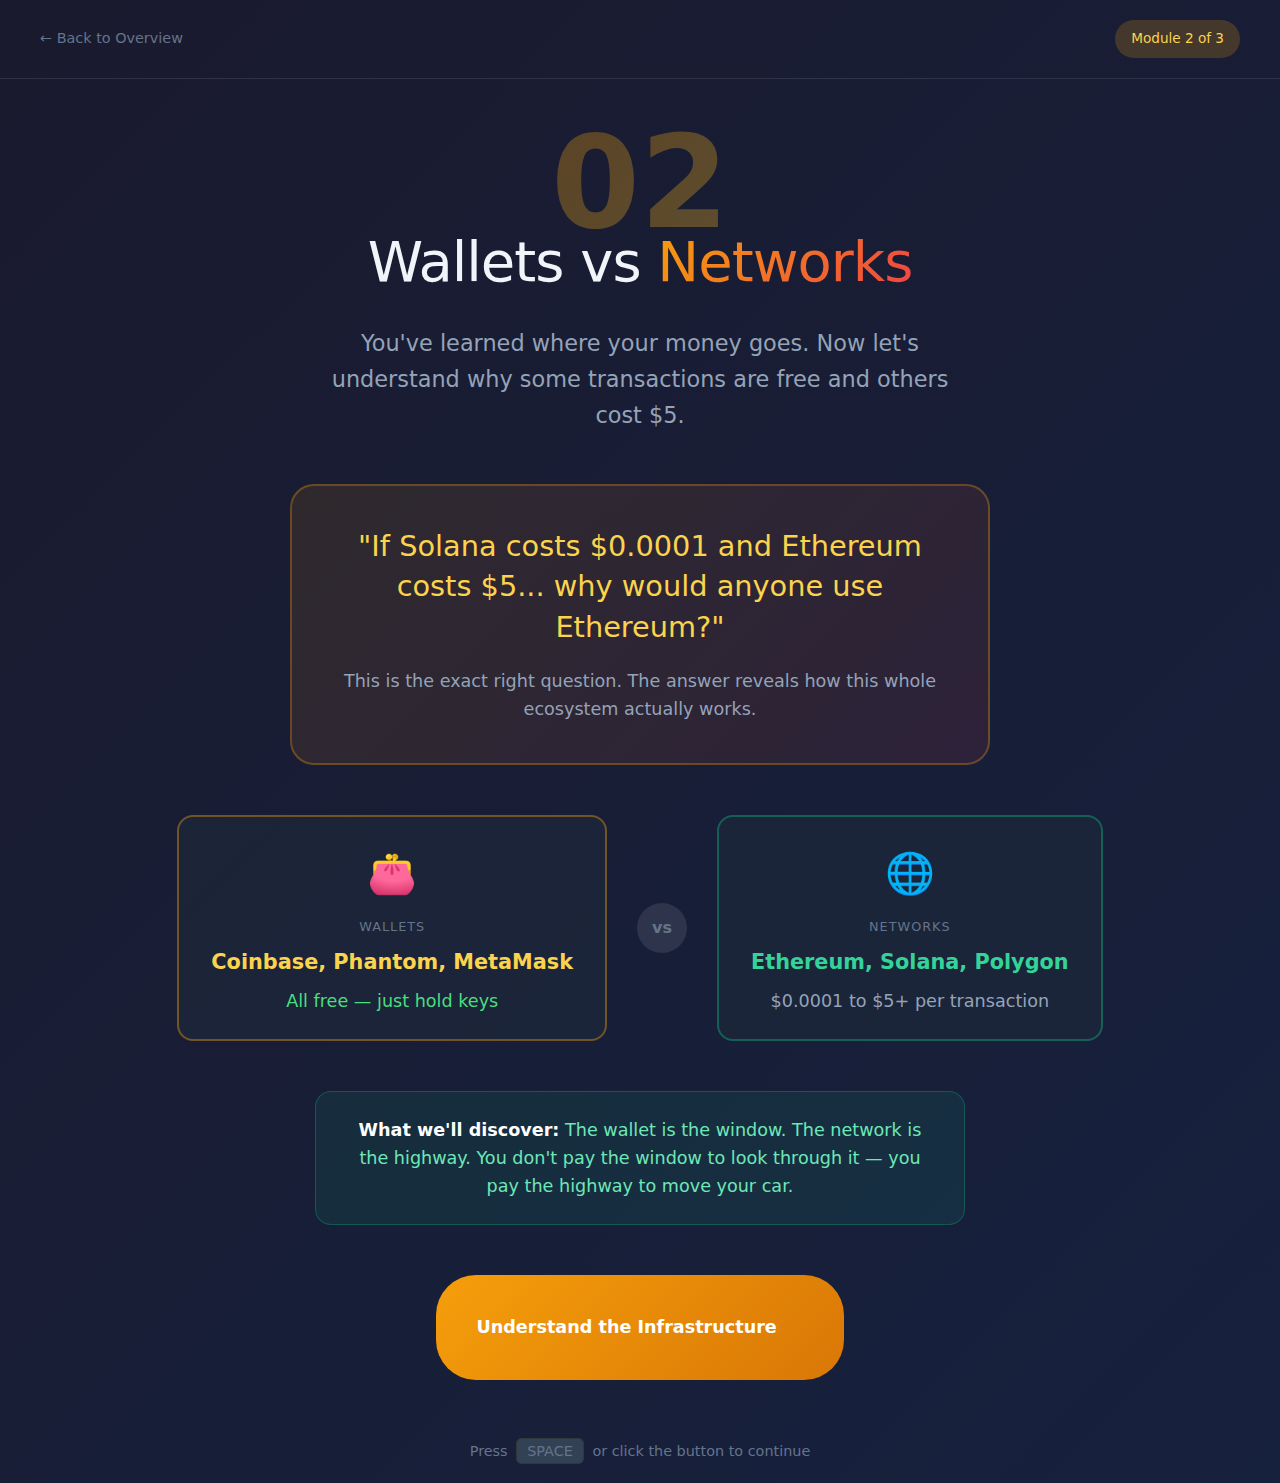
<file: 2-wallets-vs-networks.html>
<!DOCTYPE html>
<html lang="en">
<head>
  <link rel="stylesheet" href="styles.css">
  <meta charset="UTF-8">
  <meta name="viewport" content="width=device-width, initial-scale=1.0">
  <title>Module 2: Wallets vs Networks</title>
  <style>
    * {
      margin: 0;
      padding: 0;
      box-sizing: border-box;
    }
    
    body {
      font-family: 'Segoe UI', system-ui, -apple-system, sans-serif;
      background: linear-gradient(135deg, #1a1a2e 0%, #16213e 100%);
      min-height: 100vh;
      color: #f1f5f9;
      display: flex;
      flex-direction: column;
    }
    
    /* Navigation */
    .nav {
      padding: 20px 40px;
      display: flex;
      justify-content: space-between;
      align-items: center;
      border-bottom: 1px solid rgba(255,255,255,0.1);
    }
    
    .nav-back {
      color: #64748b;
      text-decoration: none;
      display: flex;
      align-items: center;
      gap: 8px;
      font-size: 0.9rem;
      transition: color 0.3s ease;
    }
    
    .nav-back:hover {
      color: #f1f5f9;
    }
    
    .nav-module {
      background: rgba(245, 158, 11, 0.2);
      padding: 8px 16px;
      border-radius: 20px;
      font-size: 0.85rem;
      color: #fcd34d;
    }
    
    /* Main content */
    .container {
      flex: 1;
      display: flex;
      flex-direction: column;
      justify-content: center;
      align-items: center;
      padding: 40px 20px;
      text-align: center;
    }
    
    .module-number {
      font-size: 8rem;
      font-weight: 800;
      line-height: 1;
      background: linear-gradient(135deg, #f59e0b, #fbbf24);
      -webkit-background-clip: text;
      -webkit-text-fill-color: transparent;
      background-clip: text;
      opacity: 0.3;
      margin-bottom: -30px;
    }
    
    h1 {
      font-size: 3.5rem;
      font-weight: 300;
      margin-bottom: 20px;
      letter-spacing: -1px;
    }
    
    h1 span {
      background: linear-gradient(135deg, #f59e0b, #ef4444);
      -webkit-background-clip: text;
      -webkit-text-fill-color: transparent;
      background-clip: text;
      font-weight: 400;
    }
    
    .subtitle {
      font-size: 1.4rem;
      color: #94a3b8;
      max-width: 650px;
      line-height: 1.6;
      margin-bottom: 50px;
    }
    
    /* The big question */
    .big-question {
      background: linear-gradient(135deg, rgba(245, 158, 11, 0.1), rgba(239, 68, 68, 0.1));
      border: 2px solid rgba(245, 158, 11, 0.3);
      border-radius: 24px;
      padding: 40px 50px;
      max-width: 700px;
      margin-bottom: 50px;
    }
    
    .big-question-text {
      font-size: 1.8rem;
      color: #fcd34d;
      line-height: 1.4;
      margin-bottom: 20px;
    }
    
    .big-question-context {
      font-size: 1.1rem;
      color: #94a3b8;
      line-height: 1.6;
    }
    
    /* Comparison preview */
    .comparison-preview {
      display: flex;
      gap: 30px;
      margin-bottom: 50px;
      flex-wrap: wrap;
      justify-content: center;
    }
    
    .preview-card {
      background: rgba(30, 41, 59, 0.6);
      border: 2px solid #334155;
      border-radius: 16px;
      padding: 24px 32px;
      text-align: center;
      min-width: 200px;
    }
    
    .preview-card.wallet {
      border-color: rgba(245, 158, 11, 0.4);
    }
    
    .preview-card.network {
      border-color: rgba(16, 185, 129, 0.4);
    }
    
    .preview-icon {
      font-size: 2.5rem;
      margin-bottom: 12px;
    }
    
    .preview-label {
      font-size: 0.8rem;
      text-transform: uppercase;
      letter-spacing: 1px;
      color: #64748b;
      margin-bottom: 8px;
    }
    
    .preview-title {
      font-size: 1.3rem;
      font-weight: 600;
      margin-bottom: 8px;
    }
    
    .preview-card.wallet .preview-title { color: #fcd34d; }
    .preview-card.network .preview-title { color: #34d399; }
    
    .preview-fee {
      font-size: 1.1rem;
    }
    
    .preview-card.wallet .preview-fee { color: #4ade80; }
    .preview-card.network .preview-fee { color: #94a3b8; }
    
    .vs-badge {
      display: flex;
      align-items: center;
      justify-content: center;
      width: 50px;
      height: 50px;
      border-radius: 50%;
      background: rgba(255,255,255,0.1);
      font-weight: 700;
      color: #64748b;
      align-self: center;
    }
    
    /* Key insight */
    .key-insight {
      background: rgba(16, 185, 129, 0.1);
      border: 1px solid rgba(16, 185, 129, 0.3);
      border-radius: 16px;
      padding: 24px 32px;
      max-width: 650px;
      margin-bottom: 50px;
    }
    
    .key-insight p {
      font-size: 1.1rem;
      color: #6ee7b7;
      line-height: 1.6;
    }
    
    .key-insight strong {
      color: #fff;
    }
    
    /* Start button */
    .start-btn {
      display: inline-flex;
      align-items: center;
      gap: 12px;
      background: linear-gradient(135deg, #f59e0b, #d97706);
      color: white;
      padding: 18px 40px;
      border-radius: 40px;
      font-size: 1.1rem;
      font-weight: 600;
      text-decoration: none;
      transition: all 0.3s ease;
      border: none;
      cursor: pointer;
    }
    
    .start-btn:hover {
      transform: scale(1.05);
      box-shadow: 0 10px 30px rgba(245, 158, 11, 0.4);
    }
    
    .start-btn .arrow {
      transition: transform 0.3s ease;
    }
    
    .start-btn:hover .arrow {
      transform: translateX(4px);
    }
    
    /* Footer hint */
    .footer-hint {
      padding: 20px;
      text-align: center;
      color: #64748b;
      font-size: 0.9rem;
    }
    
    .footer-hint kbd {
      background: #334155;
      padding: 4px 10px;
      border-radius: 6px;
      margin: 0 4px;
    }
    
    @media (max-width: 700px) {
      h1 {
        font-size: 2.5rem;
      }
      .module-number {
        font-size: 5rem;
      }
      .big-question-text {
        font-size: 1.4rem;
      }
      .comparison-preview {
        flex-direction: column;
        align-items: center;
      }
      .vs-badge {
        transform: rotate(90deg);
      }
    }
  </style>
</head>
<body>
  <nav class="nav">
    <a href="index.html" class="nav-back">← Back to Overview</a>
    <span class="nav-module">Module 2 of 3</span>
  </nav>
  
  <div class="container">
    <div class="module-number">02</div>
    <h1>Wallets vs <span>Networks</span></h1>
    <p class="subtitle">You've learned where your money goes. Now let's understand why some transactions are free and others cost $5.</p>
    
    <div class="big-question">
      <div class="big-question-text">"If Solana costs $0.0001 and Ethereum costs $5... why would anyone use Ethereum?"</div>
      <div class="big-question-context">This is the exact right question. The answer reveals how this whole ecosystem actually works.</div>
    </div>
    
    <div class="comparison-preview">
      <div class="preview-card wallet">
        <div class="preview-icon">👛</div>
        <div class="preview-label">Wallets</div>
        <div class="preview-title">Coinbase, Phantom, MetaMask</div>
        <div class="preview-fee">All free — just hold keys</div>
      </div>
      
      <div class="vs-badge">vs</div>
      
      <div class="preview-card network">
        <div class="preview-icon">🌐</div>
        <div class="preview-label">Networks</div>
        <div class="preview-title">Ethereum, Solana, Polygon</div>
        <div class="preview-fee">$0.0001 to $5+ per transaction</div>
      </div>
    </div>
    
    <div class="key-insight">
      <p><strong>What we'll discover:</strong> The wallet is the window. The network is the highway. You don't pay the window to look through it — you pay the highway to move your car.</p>
    </div>
    
    <a href="2-wallets-vs-networks-content.html" class="start-btn">
      Understand the Infrastructure <span class="arrow">→</span>
    </a>
  </div>
  
  <div class="footer-hint">
    Press <kbd>SPACE</kbd> or click the button to continue
  </div>
  
  <script>
    document.addEventListener('keydown', (e) => {
      if (e.code === 'Space') {
        e.preventDefault();
        window.location.href = '2-wallets-vs-networks-content.html';
      }
    });
  </script>
</body>
</html>
</file>
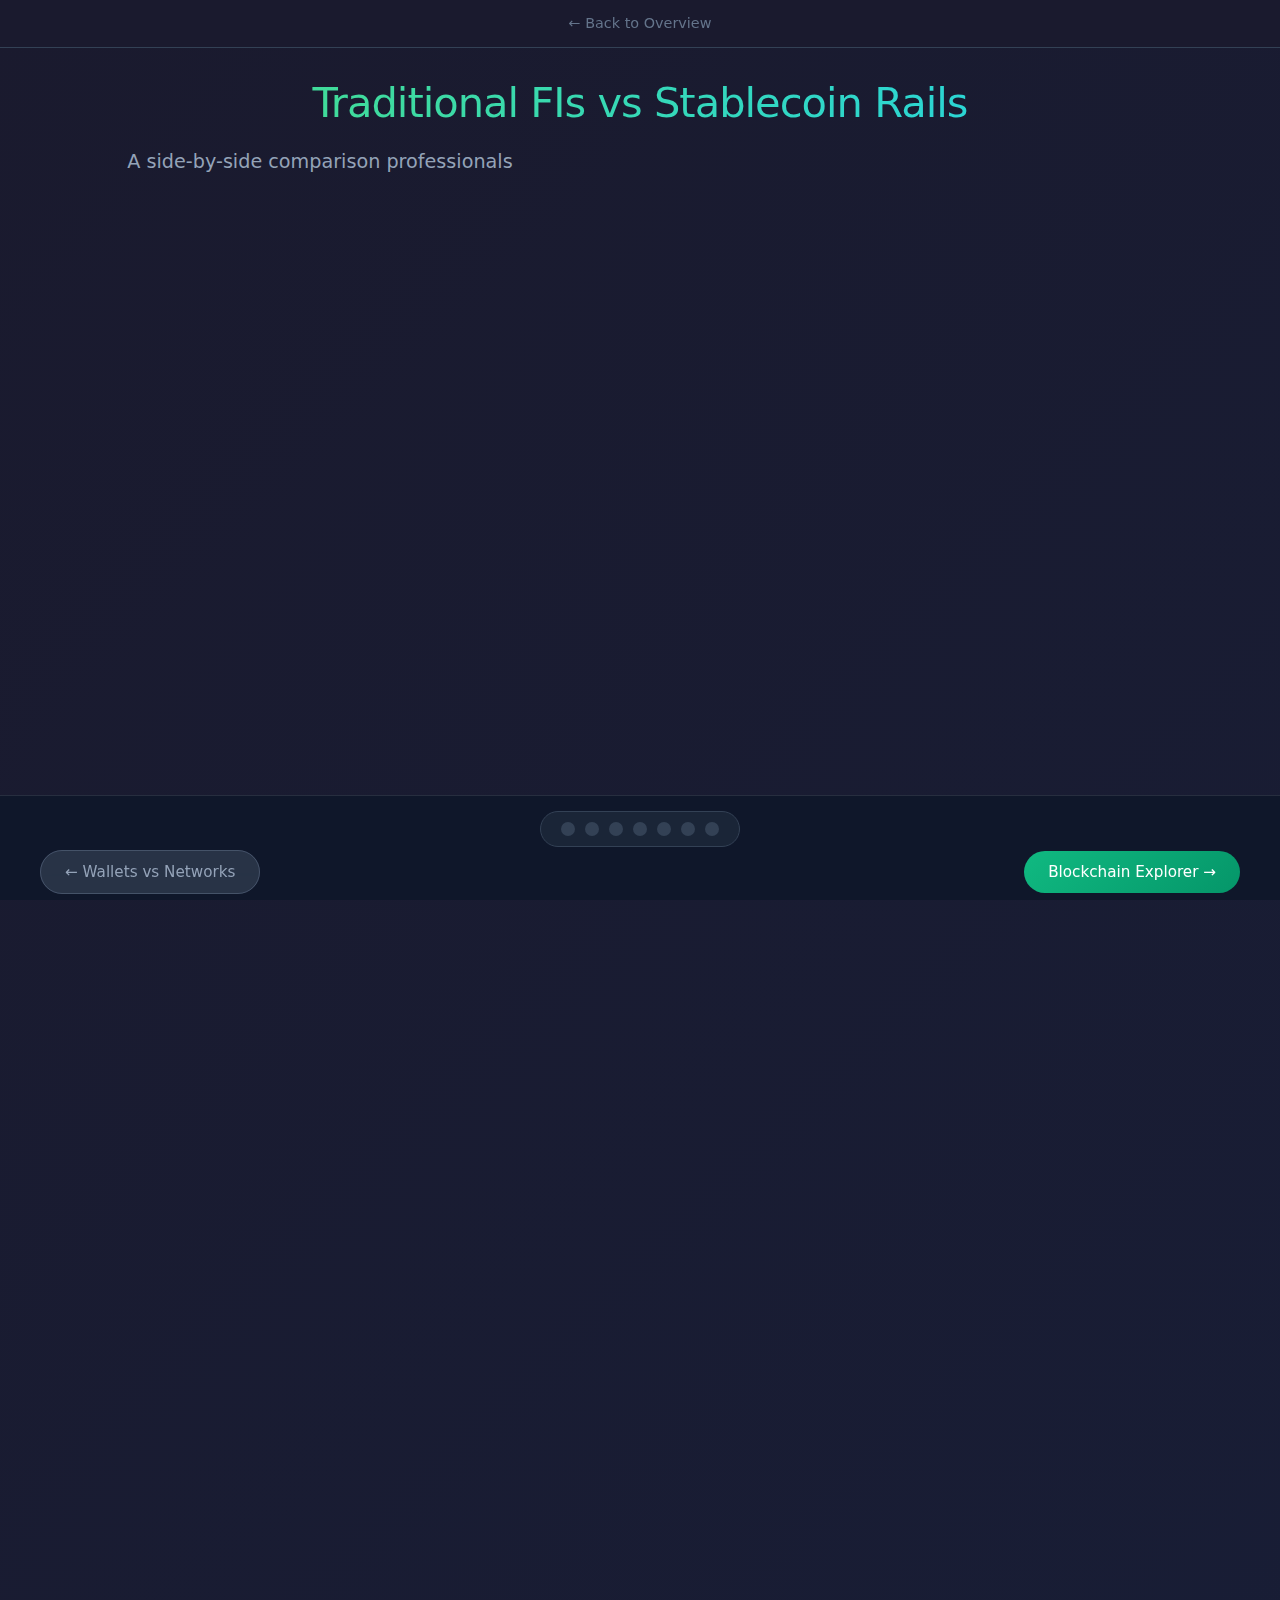
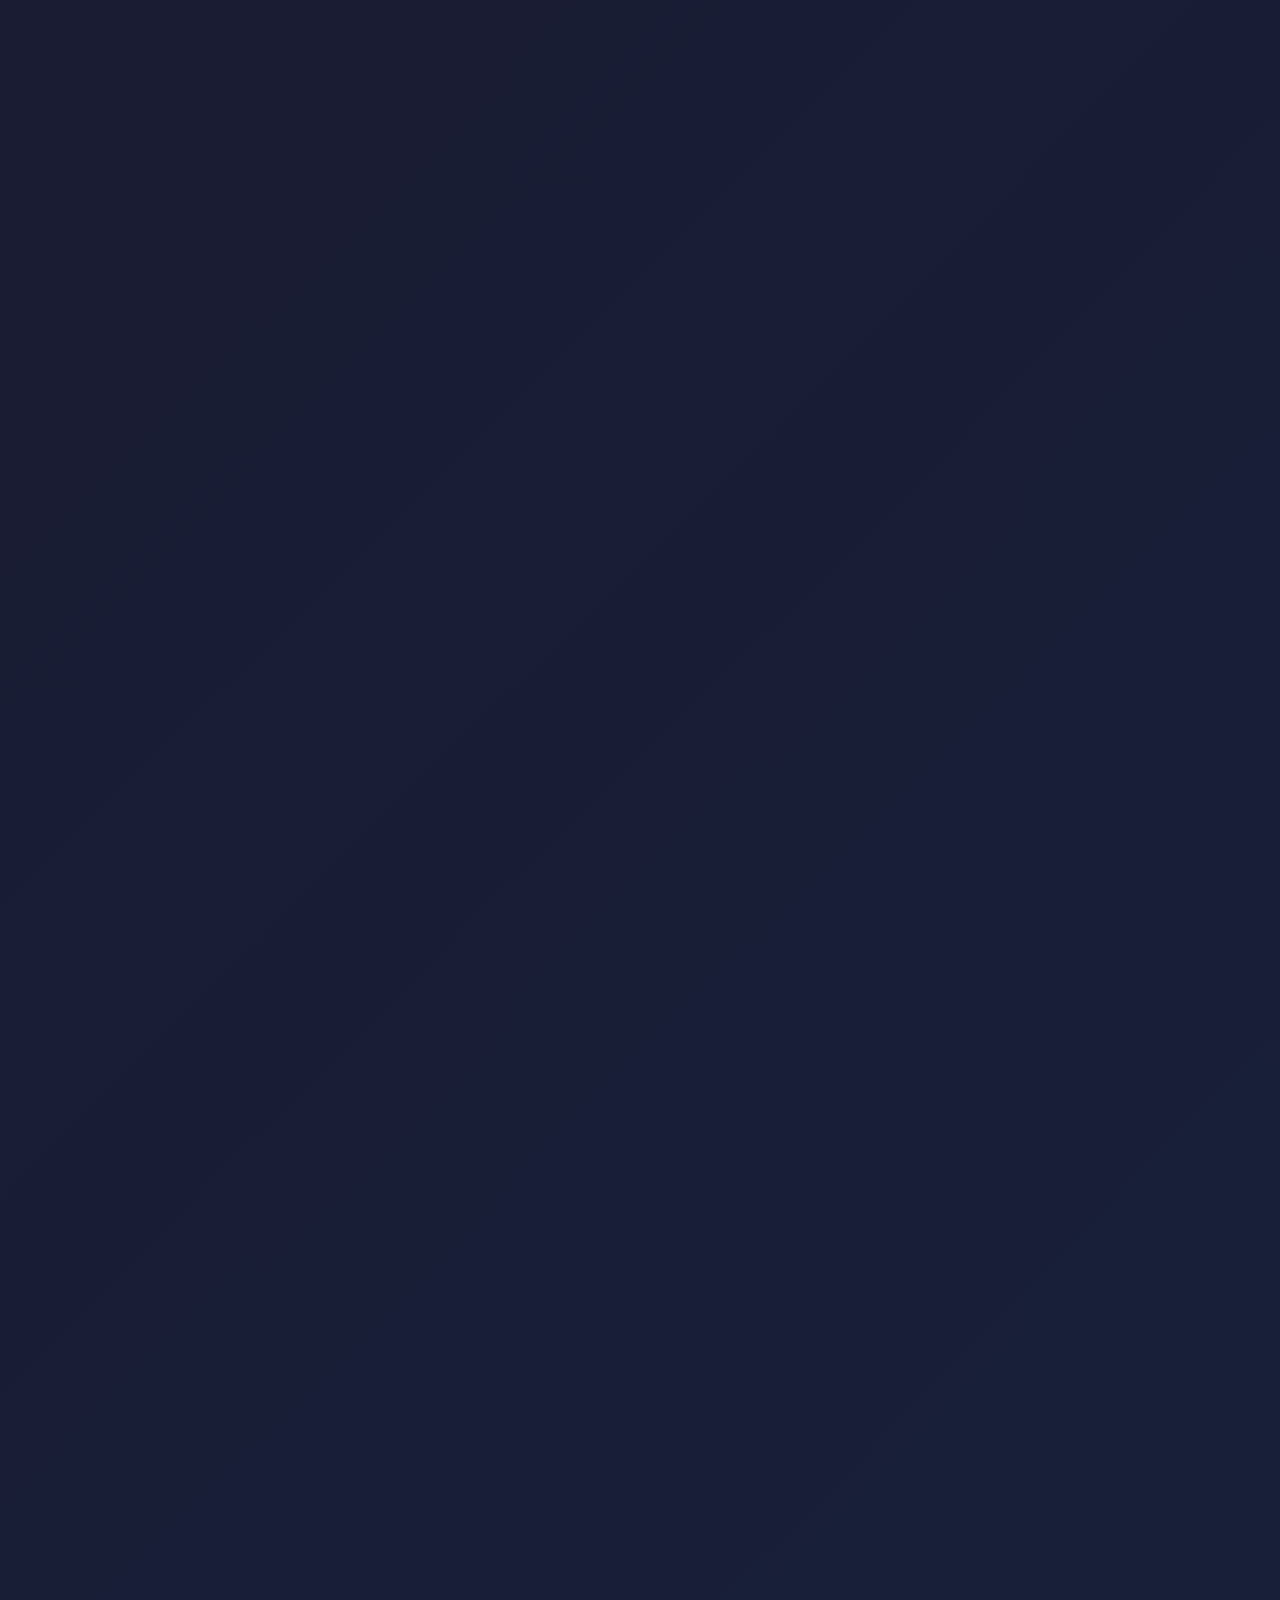
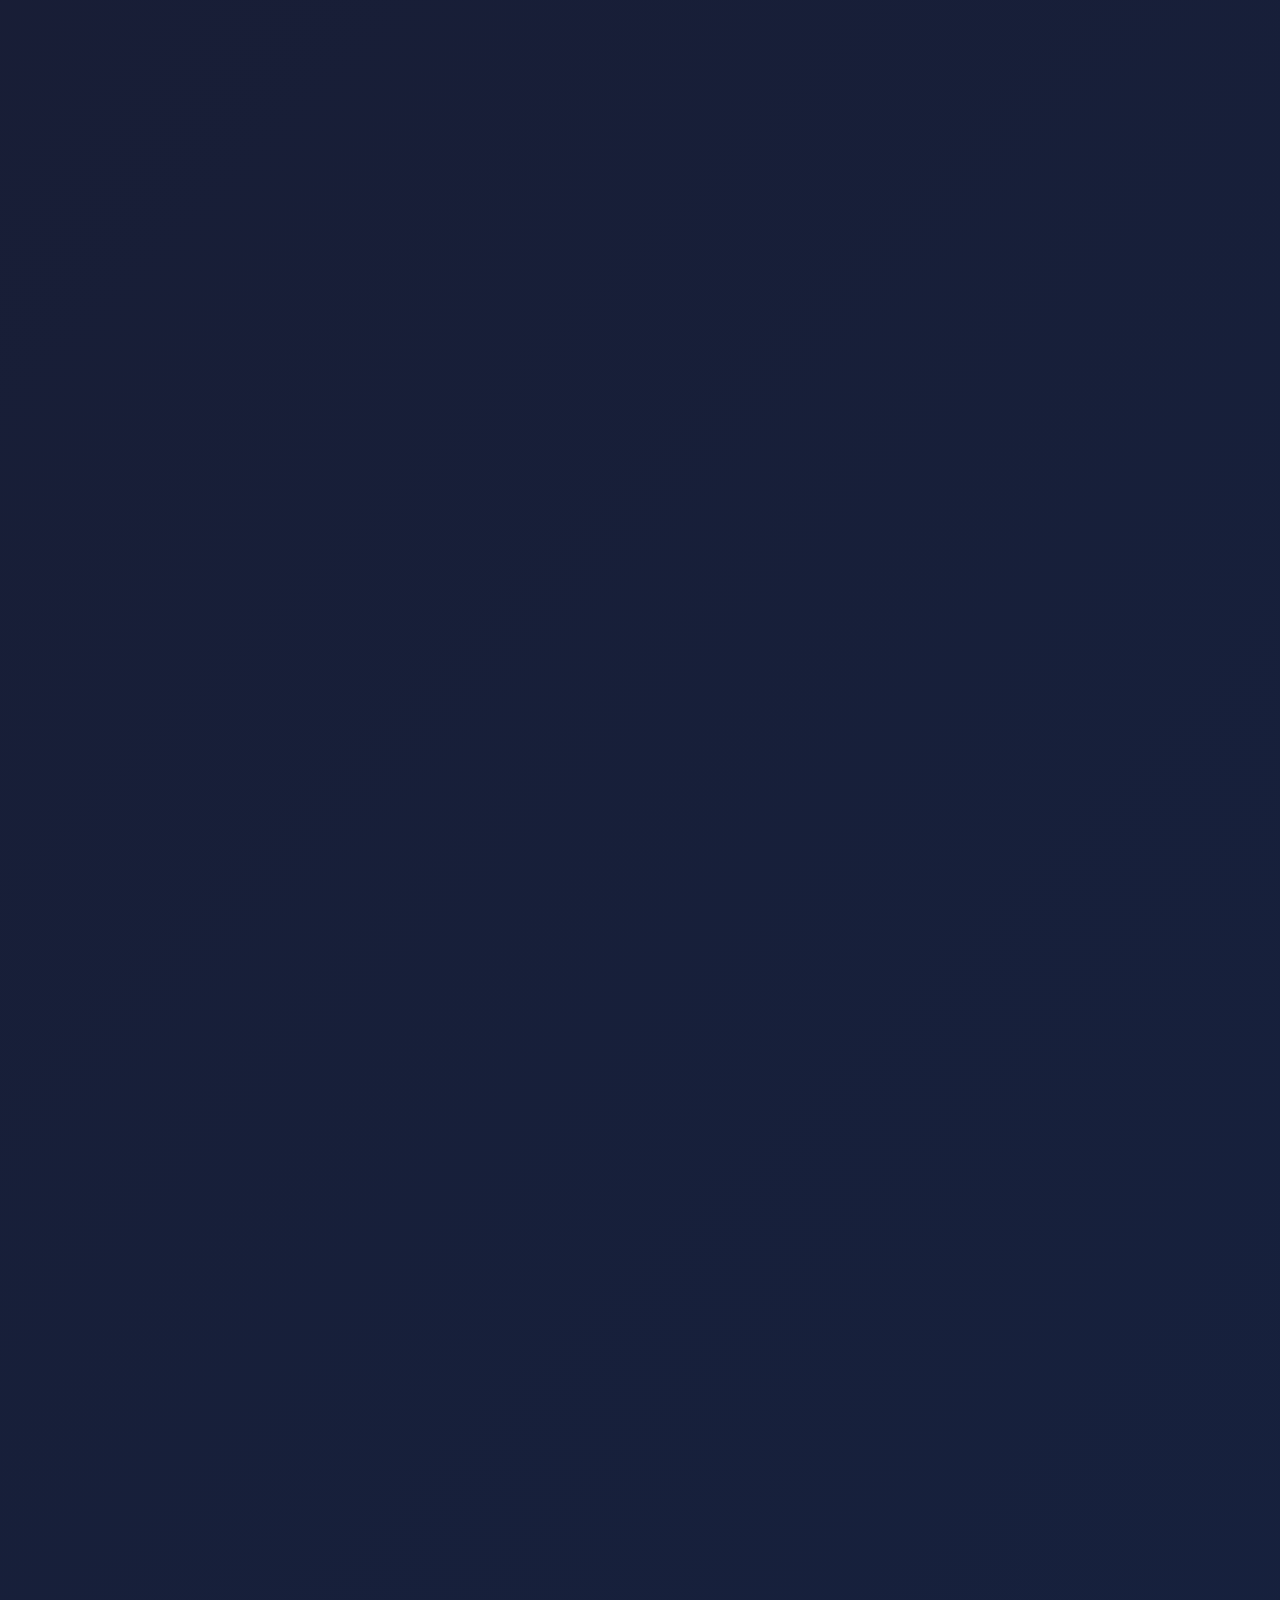
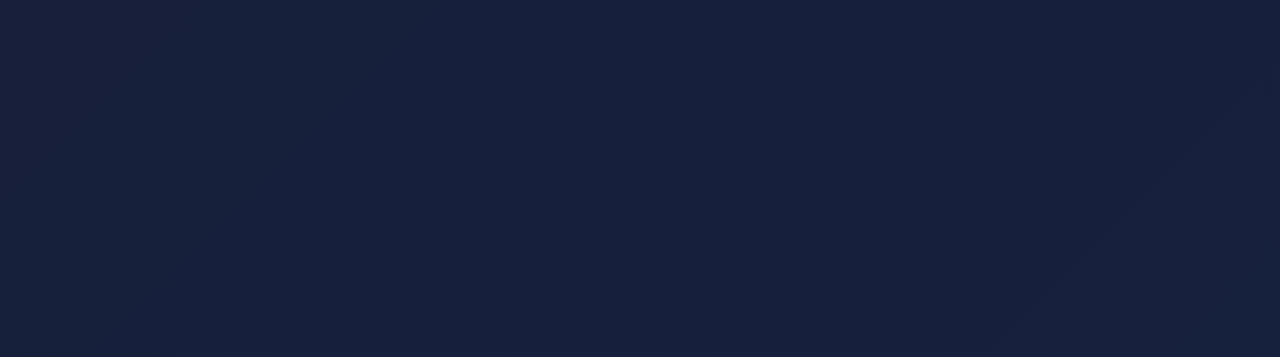
<file: 3-banking-comparison-content.html>
<!DOCTYPE html>
<html lang="en">
<head>
  <link rel="stylesheet" href="styles.css">
  <meta charset="UTF-8">
  <meta name="viewport" content="width=device-width, initial-scale=1.0">
  <title>Traditional FIs vs Stablecoin Rails</title>
  <style>
    * {
      margin: 0;
      padding: 0;
      box-sizing: border-box;
    }
    
    body {
      font-family: 'Segoe UI', system-ui, -apple-system, sans-serif;
      background: linear-gradient(135deg, #1a1a2e 0%, #16213e 100%);
      min-height: 100vh;
      color: #f1f5f9;
      overflow-x: hidden;
    }
    
    .container {
      max-width: 1400px;
      margin: 0 auto;
      padding: 30px 20px 120px 20px;
    }
    
    header {
      text-align: center;
      margin-bottom: 30px;
    }
    
    h1 {
      font-size: 2.6rem;
      font-weight: 300;
      letter-spacing: -1px;
      margin-bottom: 10px;
      background: linear-gradient(90deg, #4ade80, #22d3ee);
      -webkit-background-clip: text;
      -webkit-text-fill-color: transparent;
      background-clip: text;
    }
    
    .subtitle {
      font-size: 1.2rem;
      color: #94a3b8;
    }
    
    .instruction {
      background: rgba(74, 222, 128, 0.1);
      border: 1px solid rgba(74, 222, 128, 0.3);
      border-radius: 12px;
      padding: 14px 24px;
      margin-bottom: 30px;
      text-align: center;
      font-size: 1rem;
      color: #86efac;
    }
    
    .instruction kbd {
      background: #334155;
      padding: 4px 12px;
      border-radius: 6px;
      font-family: inherit;
      border: 1px solid #475569;
    }
    
    /* Section styling */
    .section {
      margin-bottom: 50px;
      opacity: 0;
      transform: translateY(30px);
      transition: all 0.6s cubic-bezier(0.4, 0, 0.2, 1);
    }
    
    .section.visible {
      opacity: 1;
      transform: translateY(0);
    }
    
    .section-title {
      font-size: 1.5rem;
      color: #e2e8f0;
      margin-bottom: 24px;
      padding-bottom: 12px;
      border-bottom: 2px solid #334155;
      display: flex;
      align-items: center;
      gap: 12px;
    }
    
    .section-title .icon {
      font-size: 1.8rem;
    }
    
    .section-subtitle {
      color: #64748b;
      font-size: 1rem;
      font-weight: normal;
      margin-left: 8px;
    }
    
    /* Versus comparison layout */
    .versus-grid {
      display: grid;
      grid-template-columns: 1fr auto 1fr;
      gap: 24px;
      align-items: stretch;
    }
    
    @media (max-width: 900px) {
      .versus-grid {
        grid-template-columns: 1fr;
      }
      .versus-divider {
        height: 60px;
        width: 100%;
        flex-direction: row;
      }
      .versus-divider::before,
      .versus-divider::after {
        width: 100%;
        height: 2px;
      }
    }
    
    .versus-divider {
      display: flex;
      flex-direction: column;
      align-items: center;
      justify-content: center;
      gap: 8px;
    }
    
    .versus-divider::before,
    .versus-divider::after {
      content: '';
      width: 2px;
      flex: 1;
      background: linear-gradient(180deg, transparent, #4ade80, transparent);
    }
    
    .versus-label {
      background: #4ade80;
      color: #000;
      padding: 8px 16px;
      border-radius: 20px;
      font-weight: 700;
      font-size: 0.9rem;
    }
    
    /* System cards */
    .system-card {
      background: #1e293b;
      border-radius: 20px;
      padding: 28px;
      border: 2px solid #334155;
      height: 100%;
    }
    
    .system-card.traditional {
      border-color: #3b82f6;
      background: linear-gradient(135deg, #1e3a5f 0%, #1e293b 100%);
    }
    
    .system-card.crypto {
      border-color: #4ade80;
      background: linear-gradient(135deg, #14532d 0%, #1e293b 100%);
    }
    
    .system-header {
      display: flex;
      align-items: center;
      gap: 14px;
      margin-bottom: 20px;
    }
    
    .system-icon {
      width: 56px;
      height: 56px;
      border-radius: 14px;
      display: flex;
      align-items: center;
      justify-content: center;
      font-size: 1.8rem;
    }
    
    .system-card.traditional .system-icon {
      background: linear-gradient(135deg, #3b82f6, #1d4ed8);
    }
    
    .system-card.crypto .system-icon {
      background: linear-gradient(135deg, #4ade80, #16a34a);
    }
    
    .system-name {
      font-size: 1.4rem;
      font-weight: 600;
    }
    
    .system-card.traditional .system-name { color: #93c5fd; }
    .system-card.crypto .system-name { color: #86efac; }
    
    .system-tagline {
      font-size: 0.85rem;
      color: #64748b;
    }
    
    /* Role rows */
    .role-list {
      display: flex;
      flex-direction: column;
      gap: 12px;
    }
    
    .role-item {
      background: rgba(0,0,0,0.2);
      border-radius: 12px;
      padding: 16px;
      display: flex;
      align-items: flex-start;
      gap: 14px;
    }
    
    .role-icon {
      width: 40px;
      height: 40px;
      border-radius: 10px;
      display: flex;
      align-items: center;
      justify-content: center;
      font-size: 1.2rem;
      flex-shrink: 0;
      background: rgba(255,255,255,0.1);
    }
    
    .role-content {
      flex: 1;
    }
    
    .role-name {
      font-weight: 600;
      font-size: 1rem;
      margin-bottom: 4px;
      color: #e2e8f0;
    }
    
    .role-description {
      font-size: 0.85rem;
      color: #94a3b8;
      line-height: 1.5;
    }
    
    .role-earns {
      margin-top: 8px;
      padding-top: 8px;
      border-top: 1px solid rgba(255,255,255,0.1);
      font-size: 0.8rem;
    }
    
    .earns-label {
      color: #64748b;
    }
    
    .earns-value {
      color: #fbbf24;
      font-weight: 600;
    }
    
    /* Comparison table */
    .comparison-table {
      width: 100%;
      border-collapse: collapse;
      background: #1e293b;
      border-radius: 16px;
      overflow: hidden;
      margin-top: 20px;
    }
    
    .comparison-table th {
      background: #334155;
      padding: 18px 16px;
      text-align: left;
      font-weight: 600;
      color: #e2e8f0;
      font-size: 0.95rem;
    }
    
    .comparison-table th:first-child {
      width: 25%;
    }
    
    .comparison-table td {
      padding: 18px 16px;
      border-bottom: 1px solid #334155;
      color: #cbd5e1;
      vertical-align: top;
    }
    
    .comparison-table tr:last-child td {
      border-bottom: none;
    }
    
    .comparison-table tr:hover td {
      background: rgba(255,255,255,0.02);
    }
    
    .table-header-trad {
      color: #93c5fd !important;
    }
    
    .table-header-crypto {
      color: #86efac !important;
    }
    
    .metric-label {
      font-weight: 600;
      color: #e2e8f0;
      display: flex;
      align-items: center;
      gap: 8px;
    }
    
    .winner-badge {
      display: inline-block;
      padding: 3px 10px;
      border-radius: 12px;
      font-size: 0.7rem;
      font-weight: 600;
      text-transform: uppercase;
      letter-spacing: 0.5px;
    }
    
    .winner-badge.crypto {
      background: rgba(74, 222, 128, 0.2);
      color: #4ade80;
    }
    
    .winner-badge.trad {
      background: rgba(59, 130, 246, 0.2);
      color: #60a5fa;
    }
    
    .winner-badge.tie {
      background: rgba(251, 191, 36, 0.2);
      color: #fbbf24;
    }
    
    /* Fee sandwich visualization */
    .fee-sandwich {
      background: #1e293b;
      border-radius: 20px;
      padding: 30px;
      margin-top: 20px;
    }
    
    .sandwich-row {
      display: flex;
      align-items: center;
      gap: 20px;
      padding: 20px 0;
      border-bottom: 1px solid #334155;
    }
    
    .sandwich-row:last-child {
      border-bottom: none;
    }
    
    .sandwich-step {
      width: 50px;
      height: 50px;
      border-radius: 50%;
      display: flex;
      align-items: center;
      justify-content: center;
      font-weight: 700;
      font-size: 1.2rem;
      flex-shrink: 0;
    }
    
    .sandwich-step.entry { background: #ef4444; }
    .sandwich-step.inside { background: #4ade80; }
    .sandwich-step.exit { background: #ef4444; }
    
    .sandwich-content {
      flex: 1;
    }
    
    .sandwich-title {
      font-size: 1.1rem;
      font-weight: 600;
      margin-bottom: 4px;
    }
    
    .sandwich-desc {
      color: #94a3b8;
      font-size: 0.9rem;
    }
    
    .sandwich-fee {
      text-align: right;
    }
    
    .fee-amount {
      font-size: 1.4rem;
      font-weight: 700;
    }
    
    .fee-amount.high { color: #ef4444; }
    .fee-amount.low { color: #4ade80; }
    
    .fee-label {
      font-size: 0.8rem;
      color: #64748b;
    }
    
    /* Yield comparison */
    .yield-grid {
      display: grid;
      grid-template-columns: repeat(2, 1fr);
      gap: 24px;
      margin-top: 20px;
    }
    
    @media (max-width: 700px) {
      .yield-grid {
        grid-template-columns: 1fr;
      }
    }
    
    .yield-card {
      background: #1e293b;
      border-radius: 16px;
      padding: 24px;
      border: 2px solid #334155;
    }
    
    .yield-card.traditional { border-color: #3b82f6; }
    .yield-card.crypto { border-color: #4ade80; }
    
    .yield-header {
      display: flex;
      justify-content: space-between;
      align-items: center;
      margin-bottom: 20px;
    }
    
    .yield-title {
      font-size: 1.2rem;
      font-weight: 600;
    }
    
    .yield-card.traditional .yield-title { color: #93c5fd; }
    .yield-card.crypto .yield-title { color: #86efac; }
    
    .yield-flow {
      display: flex;
      flex-direction: column;
      gap: 12px;
    }
    
    .yield-step {
      display: flex;
      align-items: center;
      gap: 12px;
      padding: 12px;
      background: rgba(0,0,0,0.2);
      border-radius: 10px;
    }
    
    .yield-arrow {
      color: #64748b;
      font-size: 1.2rem;
    }
    
    .yield-entity {
      font-weight: 500;
    }
    
    .yield-action {
      font-size: 0.85rem;
      color: #94a3b8;
      margin-left: auto;
    }
    
    .yield-result {
      background: rgba(251, 191, 36, 0.1);
      border: 1px solid rgba(251, 191, 36, 0.3);
      border-radius: 10px;
      padding: 14px;
      margin-top: 16px;
      text-align: center;
    }
    
    .yield-result-label {
      font-size: 0.8rem;
      color: #fbbf24;
      margin-bottom: 4px;
    }
    
    .yield-result-value {
      font-size: 1.3rem;
      font-weight: 700;
      color: #fbbf24;
    }
    
    /* Disruption insight */
    .disruption-box {
      background: linear-gradient(135deg, #7c3aed 0%, #4c1d95 100%);
      border-radius: 20px;
      padding: 36px;
      margin-top: 30px;
      position: relative;
      overflow: hidden;
    }
    
    .disruption-box::before {
      content: '';
      position: absolute;
      top: -50%;
      right: -50%;
      width: 100%;
      height: 100%;
      background: radial-gradient(circle, rgba(255,255,255,0.1) 0%, transparent 70%);
    }
    
    .disruption-box h3 {
      font-size: 1.5rem;
      margin-bottom: 16px;
      color: #e9d5ff;
      position: relative;
    }
    
    .disruption-box p {
      font-size: 1.15rem;
      line-height: 1.8;
      color: #f3e8ff;
      position: relative;
    }
    
    .disruption-box strong {
      color: #fff;
    }
    
    /* Key differences grid */
    .differences-grid {
      display: grid;
      grid-template-columns: repeat(3, 1fr);
      gap: 20px;
      margin-top: 24px;
    }
    
    @media (max-width: 900px) {
      .differences-grid {
        grid-template-columns: 1fr;
      }
    }
    
    .difference-card {
      background: #1e293b;
      border-radius: 16px;
      padding: 24px;
      border-left: 4px solid;
      transition: transform 0.3s ease;
    }
    
    .difference-card:hover {
      transform: translateY(-4px);
    }
    
    .difference-card.portability { border-color: #f59e0b; }
    .difference-card.transparency { border-color: #06b6d4; }
    .difference-card.competition { border-color: #ec4899; }
    
    .difference-icon {
      font-size: 2rem;
      margin-bottom: 12px;
    }
    
    .difference-title {
      font-size: 1.1rem;
      font-weight: 600;
      margin-bottom: 10px;
      color: #e2e8f0;
    }
    
    .difference-trad,
    .difference-crypto {
      padding: 10px 0;
      font-size: 0.9rem;
      line-height: 1.5;
    }
    
    .difference-trad {
      color: #94a3b8;
      border-bottom: 1px solid #334155;
    }
    
    .difference-crypto {
      color: #86efac;
    }
    
    .diff-label {
      font-size: 0.7rem;
      text-transform: uppercase;
      letter-spacing: 1px;
      display: block;
      margin-bottom: 4px;
    }
    
    .diff-label.trad { color: #60a5fa; }
    .diff-label.crypto { color: #4ade80; }
    
    /* Summary boxes */
    .summary-grid {
      display: grid;
      grid-template-columns: repeat(4, 1fr);
      gap: 16px;
      margin-top: 24px;
    }
    
    @media (max-width: 1000px) {
      .summary-grid {
        grid-template-columns: repeat(2, 1fr);
      }
    }
    
    @media (max-width: 600px) {
      .summary-grid {
        grid-template-columns: 1fr;
      }
    }
    
    .summary-card {
      background: #1e293b;
      border-radius: 16px;
      padding: 20px;
      text-align: center;
      border: 2px solid #334155;
    }
    
    .summary-icon {
      font-size: 2.5rem;
      margin-bottom: 12px;
    }
    
    .summary-label {
      font-size: 0.8rem;
      color: #64748b;
      text-transform: uppercase;
      letter-spacing: 1px;
      margin-bottom: 6px;
    }
    
    .summary-trad {
      color: #93c5fd;
      font-size: 0.95rem;
      padding-bottom: 8px;
      border-bottom: 1px solid #334155;
      margin-bottom: 8px;
    }
    
    .summary-crypto {
      color: #86efac;
      font-size: 0.95rem;
    }
    
    /* Final takeaway */
    .final-takeaway {
      background: linear-gradient(135deg, #064e3b 0%, #1e293b 100%);
      border: 3px solid #4ade80;
      border-radius: 24px;
      padding: 40px;
      text-align: center;
      margin-top: 30px;
    }
    
    .final-takeaway h2 {
      font-size: 2rem;
      color: #4ade80;
      margin-bottom: 24px;
    }
    
    .final-takeaway p {
      font-size: 1.25rem;
      color: #a7f3d0;
      max-width: 900px;
      margin: 0 auto;
      line-height: 1.8;
    }
    
    .final-takeaway strong {
      color: #fff;
    }
    
    /* Progress indicator */
    .progress {
      position: fixed;
      bottom: 30px;
      left: 50%;
      transform: translateX(-50%);
      display: flex;
      gap: 10px;
      background: rgba(30, 41, 59, 0.95);
      padding: 14px 20px;
      border-radius: 40px;
      border: 1px solid #334155;
      backdrop-filter: blur(10px);
    }
    
    .progress-dot {
      width: 12px;
      height: 12px;
      border-radius: 50%;
      background: #334155;
      transition: all 0.3s ease;
      cursor: pointer;
    }
    
    .progress-dot.active {
      background: #4ade80;
      box-shadow: 0 0 12px rgba(74, 222, 128, 0.5);
    }
    
    .progress-dot:hover {
      transform: scale(1.2);
    }
    
    /* Controls */
    .reset-btn {
      position: fixed;
      top: 20px;
      right: 20px;
      background: #334155;
      border: none;
      color: #94a3b8;
      padding: 12px 20px;
      border-radius: 8px;
      cursor: pointer;
      font-size: 0.9rem;
      transition: all 0.3s ease;
    }
    
    .reset-btn:hover {
      background: #475569;
      color: #fff;
    }
    
    .step-counter {
      position: fixed;
      top: 20px;
      left: 20px;
      background: rgba(30, 41, 59, 0.95);
      padding: 12px 20px;
      border-radius: 8px;
      font-size: 1rem;
      color: #94a3b8;
      border: 1px solid #334155;
    }
    
    .step-counter span {
      color: #4ade80;
      font-weight: 600;
    }
  </style>
</head>
<body>
  <!-- Navigation Bar -->
  <nav style="position: fixed; top: 0; left: 0; right: 0; z-index: 1000; background: rgba(26, 26, 46, 0.95); backdrop-filter: blur(10px); padding: 12px 24px; display: flex; justify-content: center; align-items: center; border-bottom: 1px solid #334155;">
    <a href="index.html" style="color: #64748b; text-decoration: none; font-size: 0.9rem;">← Back to Overview</a>
  </nav>
  
  <div class="container" style="padding-top: 70px;">
    <header>
      <h1>Traditional FIs vs Stablecoin Rails</h1>
      <p class="subtitle">A side-by-side comparison professionals</p>
    </header>
    
    <!-- Section 1: The Players - Who Does What -->
    <div class="section" id="section-1">
      <div class="section-title">
        <span class="icon">🎭</span>
        The Players: Who Does What
        <span class="section-subtitle">Same roles, different actors</span>
      </div>
      
      <div class="versus-grid">
        <div class="system-card traditional">
          <div class="system-header">
            <div class="system-icon">🏛️</div>
            <div>
              <div class="system-name">Traditional FIs</div>
              <div class="system-tagline">The system we know</div>
            </div>
          </div>
          <div class="role-list">
            <div class="role-item">
              <div class="role-icon">🏦</div>
              <div class="role-content">
                <div class="role-name">Central Bank (Fed)</div>
                <div class="role-description">Issues currency, sets monetary policy, lender of last resort</div>
              </div>
            </div>
            <div class="role-item">
              <div class="role-icon">🏢</div>
              <div class="role-content">
                <div class="role-name">Credit Unions & Banks</div>
                <div class="role-description">Hold deposits, issue loans, provide accounts</div>
                <div class="role-earns">
                  <span class="earns-label">Earns:</span>
                  <span class="earns-value">Interest spread on deposits</span>
                </div>
              </div>
            </div>
            <div class="role-item">
              <div class="role-icon">🌐</div>
              <div class="role-content">
                <div class="role-name">SWIFT / Correspondent Banks</div>
                <div class="role-description">Move money between FIs internationally</div>
                <div class="role-earns">
                  <span class="earns-label">Earns:</span>
                  <span class="earns-value">$25-50 per wire</span>
                </div>
              </div>
            </div>
            <div class="role-item">
              <div class="role-icon">💳</div>
              <div class="role-content">
                <div class="role-name">Card Networks (Visa/MC)</div>
                <div class="role-description">Process retail payments</div>
                <div class="role-earns">
                  <span class="earns-label">Earns:</span>
                  <span class="earns-value">1.5-3% interchange</span>
                </div>
              </div>
            </div>
          </div>
        </div>
        
        <div class="versus-divider">
          <div class="versus-label">VS</div>
        </div>
        
        <div class="system-card crypto">
          <div class="system-header">
            <div class="system-icon">⛓️</div>
            <div>
              <div class="system-name">Stablecoin Rails</div>
              <div class="system-tagline">The parallel system</div>
            </div>
          </div>
          <div class="role-list">
            <div class="role-item">
              <div class="role-icon">🪙</div>
              <div class="role-content">
                <div class="role-name">Circle (USDC Issuer)</div>
                <div class="role-description">Issues tokens, holds reserves in T-Bills</div>
                <div class="role-earns">
                  <span class="earns-label">Earns:</span>
                  <span class="earns-value">4-5% yield on reserves</span>
                </div>
              </div>
            </div>
            <div class="role-item">
              <div class="role-icon">🔄</div>
              <div class="role-content">
                <div class="role-name">Exchanges (Coinbase, etc.)</div>
                <div class="role-description">Convert dollars ↔ crypto (on/off ramps)</div>
                <div class="role-earns">
                  <span class="earns-label">Earns:</span>
                  <span class="earns-value">1-3% conversion fee</span>
                </div>
              </div>
            </div>
            <div class="role-item">
              <div class="role-icon">🌐</div>
              <div class="role-content">
                <div class="role-name">Networks (Ethereum, Solana)</div>
                <div class="role-description">Process and validate transactions</div>
                <div class="role-earns">
                  <span class="earns-label">Earns:</span>
                  <span class="earns-value">$0.0001 - $5 per tx</span>
                </div>
              </div>
            </div>
            <div class="role-item">
              <div class="role-icon">👛</div>
              <div class="role-content">
                <div class="role-name">Wallets (Phantom, MetaMask)</div>
                <div class="role-description">User interface to hold keys and view balances</div>
                <div class="role-earns">
                  <span class="earns-label">Earns:</span>
                  <span class="earns-value">Free (referral kickbacks)</span>
                </div>
              </div>
            </div>
          </div>
        </div>
      </div>
    </div>
    
    <!-- Section 2: Who Earns Yield on Your Money -->
    <div class="section" id="section-2">
      <div class="section-title">
        <span class="icon">💰</span>
        Who Earns Yield on Your Money?
        <span class="section-subtitle">Following the interest</span>
      </div>
      
      <div class="yield-grid">
        <div class="yield-card traditional">
          <div class="yield-header">
            <div class="yield-title">🏛️ Traditional FIs</div>
          </div>
          <div class="yield-flow">
            <div class="yield-step">
              <span class="yield-entity">You deposit $10,000</span>
              <span class="yield-action">→ FI</span>
            </div>
            <div class="yield-step">
              <span class="yield-entity">FI lends it out</span>
              <span class="yield-action">→ Borrowers</span>
            </div>
            <div class="yield-step">
              <span class="yield-entity">FI earns 5% on loans</span>
            </div>
            <div class="yield-step">
              <span class="yield-entity">FI pays you 1-2% savings rate</span>
            </div>
          </div>
          <div class="yield-result">
            <div class="yield-result-label">FIs keeps the spread</div>
            <div class="yield-result-value">~3% on your money</div>
          </div>
        </div>
        
        <div class="yield-card crypto">
          <div class="yield-header">
            <div class="yield-title">🪙 USDC / Stablecoin</div>
          </div>
          <div class="yield-flow">
            <div class="yield-step">
              <span class="yield-entity">You buy $10,000 USDC</span>
              <span class="yield-action">→ Circle</span>
            </div>
            <div class="yield-step">
              <span class="yield-entity">Circle buys T-Bills</span>
              <span class="yield-action">→ US Treasury</span>
            </div>
            <div class="yield-step">
              <span class="yield-entity">Circle earns 3-4% yield</span>
            </div>
            <div class="yield-step">
              <span class="yield-entity">You earn 0% (standard USDC)</span>
            </div>
          </div>
          <div class="yield-result">
            <div class="yield-result-label">Circle keeps all yield</div>
            <div class="yield-result-value">~3-4% on your money</div>
          </div>
        </div>
      </div>
      
      <div class="disruption-box" style="margin-top: 30px; background: linear-gradient(135deg, #b45309 0%, #78350f 100%);">
        <h3>🤔 Wait — Is This Any Different?</h3>
        <p>Not really! Circle's business model is <strong>exactly like a bank's</strong> — hold deposits, earn yield, keep the spread. The difference? Circle's reserves are <strong>more transparent</strong> (published monthly) and <strong>more conservative</strong> (T-Bills only, not loans). Some newer stablecoins are starting to share yield with holders.</p>
      </div>
    </div>
    
    <!-- Section 3: The Fee Sandwich -->
    <div class="section" id="section-3">
      <div class="section-title">
        <span class="icon">🥪</span>
        The Fee Sandwich
        <span class="section-subtitle">Where money is made</span>
      </div>
      
      <div class="fee-sandwich">
        <div class="sandwich-row">
          <div class="sandwich-step entry">1</div>
          <div class="sandwich-content">
            <div class="sandwich-title">Entry: FIs → Crypto</div>
            <div class="sandwich-desc">Converting your FIs dollars into USDC through Coinbase, MoonPay, etc.</div>
          </div>
          <div class="sandwich-fee">
            <div class="fee-amount high">1.5 - 3%</div>
            <div class="fee-label">On-ramp fee</div>
          </div>
        </div>
        
        <div class="sandwich-row">
          <div class="sandwich-step inside">2</div>
          <div class="sandwich-content">
            <div class="sandwich-title">Inside: USDC → USDC</div>
            <div class="sandwich-desc">Sending stablecoins to anyone, anywhere in the world, 24/7</div>
          </div>
          <div class="sandwich-fee">
            <div class="fee-amount low">$0.0001 - $5</div>
            <div class="fee-label">Network fee only</div>
          </div>
        </div>
        
        <div class="sandwich-row">
          <div class="sandwich-step exit">3</div>
          <div class="sandwich-content">
            <div class="sandwich-title">Exit: Crypto → FIs</div>
            <div class="sandwich-desc">Converting USDC back to FIs dollars, withdrawing to your account</div>
          </div>
          <div class="sandwich-fee">
            <div class="fee-amount high">1 - 1.5%</div>
            <div class="fee-label">Off-ramp fee</div>
          </div>
        </div>
      </div>
      
      <div class="disruption-box" style="margin-top: 24px;">
        <h3>💡 The Strategic Insight</h3>
        <p>The <strong>expensive part isn't moving crypto</strong> — it's bridging between old and new systems. Companies that can <strong>stay in stablecoins</strong> (pay suppliers, receive payments, hold treasury) avoid the toll booths entirely. This is why crypto-native businesses have a cost advantage.</p>
      </div>
    </div>
    
    <!-- Section 4: Speed and Cost Comparison -->
    <div class="section" id="section-4">
      <div class="section-title">
        <span class="icon">⚡</span>
        Speed and Cost: Real Numbers
        <span class="section-subtitle">Sending $10,000 internationally</span>
      </div>
      
      <table class="comparison-table">
        <thead>
          <tr>
            <th>Metric</th>
            <th class="table-header-trad">🏛️ Traditional (Wire)</th>
            <th class="table-header-crypto">⛓️ Stablecoin (Solana)</th>
            <th>Winner</th>
          </tr>
        </thead>
        <tbody>
          <tr>
            <td><span class="metric-label">💵 Transfer Fee</span></td>
            <td>$25 - $50 sender<br>+ $15 - $25 receiver<br>+ FX spread (1-3%)</td>
            <td>$0.0001</td>
            <td><span class="winner-badge crypto">Crypto</span></td>
          </tr>
          <tr>
            <td><span class="metric-label">⏱️ Settlement Time</span></td>
            <td>1-5 business days<br>(correspondent banks)</td>
            <td>~400 milliseconds<br>(final, irreversible)</td>
            <td><span class="winner-badge crypto">Crypto</span></td>
          </tr>
          <tr>
            <td><span class="metric-label">🕐 Availability</span></td>
            <td>Business hours only<br>No weekends/holidays</td>
            <td>24/7/365</td>
            <td><span class="winner-badge crypto">Crypto</span></td>
          </tr>
          <tr>
            <td><span class="metric-label">🔍 Transparency</span></td>
            <td>Opaque<br>"In progress"</td>
            <td>Real-time tracking<br>Public ledger</td>
            <td><span class="winner-badge crypto">Crypto</span></td>
          </tr>
          <tr>
            <td><span class="metric-label">↩️ Reversibility</span></td>
            <td>Can be recalled<br>(with effort)</td>
            <td>Irreversible<br>(no fraud protection)</td>
            <td><span class="winner-badge trad">Traditional</span></td>
          </tr>
          <tr>
            <td><span class="metric-label">🛡️ Consumer Protection</span></td>
            <td>FDIC insured<br>Fraud protection<br>Customer service</td>
            <td>No insurance<br>No reversals<br>No customer service</td>
            <td><span class="winner-badge trad">Traditional</span></td>
          </tr>
          <tr>
            <td><span class="metric-label">📋 Compliance/KYC</span></td>
            <td>Built into FIs</td>
            <td>At on/off ramps only</td>
            <td><span class="winner-badge tie">Depends</span></td>
          </tr>
        </tbody>
      </table>
    </div>
    
    <!-- Section 5: The Three Key Differences -->
    <div class="section" id="section-5">
      <div class="section-title">
        <span class="icon">🔑</span>
        Three Things That Change Everything
      </div>
      
      <div class="differences-grid">
        <div class="difference-card portability">
          <div class="difference-icon">🔄</div>
          <div class="difference-title">Portability</div>
          <div class="difference-trad">
            <span class="diff-label trad">Traditional:</span>
            Switching FIs = paperwork, direct deposit changes, weeks of hassle. Your account is tied to that institution.
          </div>
          <div class="difference-crypto">
            <span class="diff-label crypto">Crypto:</span>
            Import 12 words into any wallet, instantly. Your money isn't "in" Coinbase — it's on the blockchain. The wallet is just a window.
          </div>
        </div>
        
        <div class="difference-card transparency">
          <div class="difference-icon">🔍</div>
          <div class="difference-title">Reserve Transparency</div>
          <div class="difference-trad">
            <span class="diff-label trad">Traditional:</span>
            Fractional reserve banking. Your FIs has ~10% of deposits on hand. The rest is loaned out. You trust their risk management.
          </div>
          <div class="difference-crypto">
            <span class="diff-label crypto">Crypto:</span>
            Circle publishes monthly attestations. 100% reserves in cash and T-Bills. Auditable on-chain. Still trust Circle, but more transparent.
          </div>
        </div>
        
        <div class="difference-card competition">
          <div class="difference-icon">⚔️</div>
          <div class="difference-title">Real Competition</div>
          <div class="difference-trad">
            <span class="diff-label trad">Traditional:</span>
            SWIFT has no real competitor. Correspondent banking is entrenched. Fees stay high because there's no alternative.
          </div>
          <div class="difference-crypto">
            <span class="diff-label crypto">Crypto:</span>
            If Ethereum fees spike, people move to Solana. Networks compete in real-time on speed and cost. Innovation is constant.
          </div>
        </div>
      </div>
    </div>
    
    <!-- Section 6: The Analogy Map -->
    <div class="section" id="section-6">
      <div class="section-title">
        <span class="icon">🗺️</span>
        The Translation Guide
        <span class="section-subtitle">What you know → What it maps to</span>
      </div>
      
      <div class="summary-grid">
        <div class="summary-card">
          <div class="summary-icon">🏛️</div>
          <div class="summary-label">Currency Issuer</div>
          <div class="summary-trad">Federal Reserve</div>
          <div class="summary-crypto">Circle (USDC) / Tether (USDT)</div>
        </div>
        
        <div class="summary-card">
          <div class="summary-icon">🏦</div>
          <div class="summary-label">Holds Your Money</div>
          <div class="summary-trad"> SKylaCU, Chase, BofA</div>
          <div class="summary-crypto">We (self-custody wallet)</div>
        </div>
        
        <div class="summary-card">
          <div class="summary-icon">🌐</div>
          <div class="summary-label">Payment Rails</div>
          <div class="summary-trad">SWIFT, ACH, Fedwire</div>
          <div class="summary-crypto">Ethereum, Solana, Polygon</div>
        </div>
        
        <div class="summary-card">
          <div class="summary-icon">💱</div>
          <div class="summary-label">Currency Exchange</div>
          <div class="summary-trad">Forex brokers, banks</div>
          <div class="summary-crypto">Coinbase, Kraken, Uniswap</div>
        </div>
        
        <div class="summary-card">
          <div class="summary-icon">💳</div>
          <div class="summary-label">Retail Interface</div>
          <div class="summary-trad">FIs app, branch, ATM</div>
          <div class="summary-crypto">Wallet app (Phantom, etc.)</div>
        </div>
        
        <div class="summary-card">
          <div class="summary-icon">📋</div>
          <div class="summary-label">Account Statement</div>
          <div class="summary-trad">Monthly PDF from bank</div>
          <div class="summary-crypto">Public blockchain explorer</div>
        </div>
        
        <div class="summary-card">
          <div class="summary-icon">🔐</div>
          <div class="summary-label">Account Access</div>
          <div class="summary-trad">Username + password + 2FA</div>
          <div class="summary-crypto">12-word seed phrase</div>
        </div>
        
        <div class="summary-card">
          <div class="summary-icon">📞</div>
          <div class="summary-label">Customer Service</div>
          <div class="summary-trad">Call center, branches</div>
          <div class="summary-crypto">None (you are your own bank)</div>
        </div>
      </div>
    </div>
    
    <!-- Section 7: Final Takeaway -->
    <div class="section" id="section-7">
      <div class="final-takeaway">
        <h2>🎯 The Bottom Line</h2>
        <p>
          Stablecoins aren't replacing FIs — they're <strong>unbundling</strong> them. 
          The functions that FIs combine (custody, payments, lending, exchange) are being 
          <strong>separated into specialized, competing layers</strong>. 
          <br><br>
          The money moves faster and cheaper. The tradeoff is <strong>you become responsible</strong> 
          for security and there's no one to call when things go wrong.
          <br><br>
          For Financial professionals, the question isn't whether this technology matters — 
          it's <strong>which parts of your value chain are most vulnerable</strong> to competition 
          from systems that settle in seconds for fractions of a cent.
        </p>
      </div>
    </div>
  </div>
  
  <!-- Bottom Navigation with table layout -->
  <div class="nav-footer" style="position: fixed; bottom: 0; left: 0; right: 0; padding: 15px 40px; background: rgba(15, 23, 42, 0.95); backdrop-filter: blur(10px); border-top: 1px solid rgba(255,255,255,0.1); z-index: 100;">
    <table style="width: 100%; border-collapse: collapse;">
      <tr>
        <td colspan="3" style="text-align: center; padding-bottom: 12px;">
          <div class="progress-inline" style="display: inline-flex; gap: 10px; padding: 10px 20px; background: rgba(30, 41, 59, 0.8); border-radius: 40px; border: 1px solid #334155;">
            <div class="progress-dot" data-step="1" style="width: 14px; height: 14px; border-radius: 50%; background: #64748b; cursor: pointer;"></div>
            <div class="progress-dot" data-step="2" style="width: 14px; height: 14px; border-radius: 50%; background: #64748b; cursor: pointer;"></div>
            <div class="progress-dot" data-step="3" style="width: 14px; height: 14px; border-radius: 50%; background: #64748b; cursor: pointer;"></div>
            <div class="progress-dot" data-step="4" style="width: 14px; height: 14px; border-radius: 50%; background: #64748b; cursor: pointer;"></div>
            <div class="progress-dot" data-step="5" style="width: 14px; height: 14px; border-radius: 50%; background: #64748b; cursor: pointer;"></div>
            <div class="progress-dot" data-step="6" style="width: 14px; height: 14px; border-radius: 50%; background: #64748b; cursor: pointer;"></div>
            <div class="progress-dot" data-step="7" style="width: 14px; height: 14px; border-radius: 50%; background: #64748b; cursor: pointer;"></div>
          </div>
        </td>
      </tr>
      <tr>
        <td style="text-align: left;">
          <a href="2-wallets-vs-networks.html" class="nav-btn prev" style="padding: 12px 24px; border-radius: 30px; text-decoration: none; font-size: 0.95rem; font-weight: 500; background: rgba(100, 116, 139, 0.3); color: #94a3b8; border: 1px solid rgba(100, 116, 139, 0.5);">← Wallets vs Networks</a>
        </td>
        <td></td>
        <td style="text-align: right;">
          <a href="4-blockchain-explorer.html" class="nav-btn next" style="padding: 12px 24px; border-radius: 30px; text-decoration: none; font-size: 0.95rem; font-weight: 500; background: linear-gradient(135deg, #10b981, #059669); color: white;">Blockchain Explorer →</a>
        </td>
      </tr>
    </table>
  </div>
  
  <script>
    let currentStep = 0;
    const totalSteps = 7;
    
    function showStep(step) {
      // Show sections up to current step
      for (let i = 1; i <= step; i++) {
        const section = document.getElementById(`section-${i}`);
        if (section) {
          section.classList.add('visible');
        }
      }
      
      // Scroll to current section
      if (step > 0) {
        const currentSection = document.getElementById(`section-${step}`);
        if (currentSection) {
          currentSection.scrollIntoView({ behavior: 'smooth', block: 'start' });
        }
      }
      
      // Hide sections after current step
      for (let i = step + 1; i <= totalSteps; i++) {
        const section = document.getElementById(`section-${i}`);
        if (section) {
          section.classList.remove('visible');
        }
      }
      
      // Update progress dots
      document.querySelectorAll('.progress-dot').forEach((dot, index) => {
        if (index < step) {
          dot.style.background = '#10b981';
        } else {
          dot.style.background = '#334155';
        }
      });
    }
    
    function nextStep() {
      if (currentStep < totalSteps) {
        currentStep++;
        showStep(currentStep);
      }
    }
    
    function prevStep() {
      if (currentStep > 0) {
        currentStep--;
        showStep(currentStep);
      }
    }
    
    function resetPresentation() {
      currentStep = 0;
      showStep(0);
      window.scrollTo({ top: 0, behavior: 'smooth' });
    }
    
    function goToStep(step) {
      currentStep = step;
      showStep(step);
    }
    
    // Keyboard controls
    document.addEventListener('keydown', (e) => {
      if (e.code === 'Space' || e.code === 'ArrowRight' || e.code === 'ArrowDown') {
        e.preventDefault();
        nextStep();
      } else if (e.code === 'ArrowLeft' || e.code === 'ArrowUp') {
        e.preventDefault();
        prevStep();
      } else if (e.code === 'KeyR') {
        resetPresentation();
      }
    });
    
    // Click on progress dots
    document.querySelectorAll('.progress-dot').forEach(dot => {
      dot.addEventListener('click', (e) => {
        e.stopPropagation();
        const step = parseInt(dot.dataset.step);
        goToStep(step);
      });
    });
    
    // Click anywhere to advance
    document.body.addEventListener('click', (e) => {
      if (e.target.closest('.progress-inline') || e.target.closest('.nav-footer')) return;
      nextStep();
    });
    
    // Initialize
    showStep(0);
  </script>
</body>
</html>
</file>
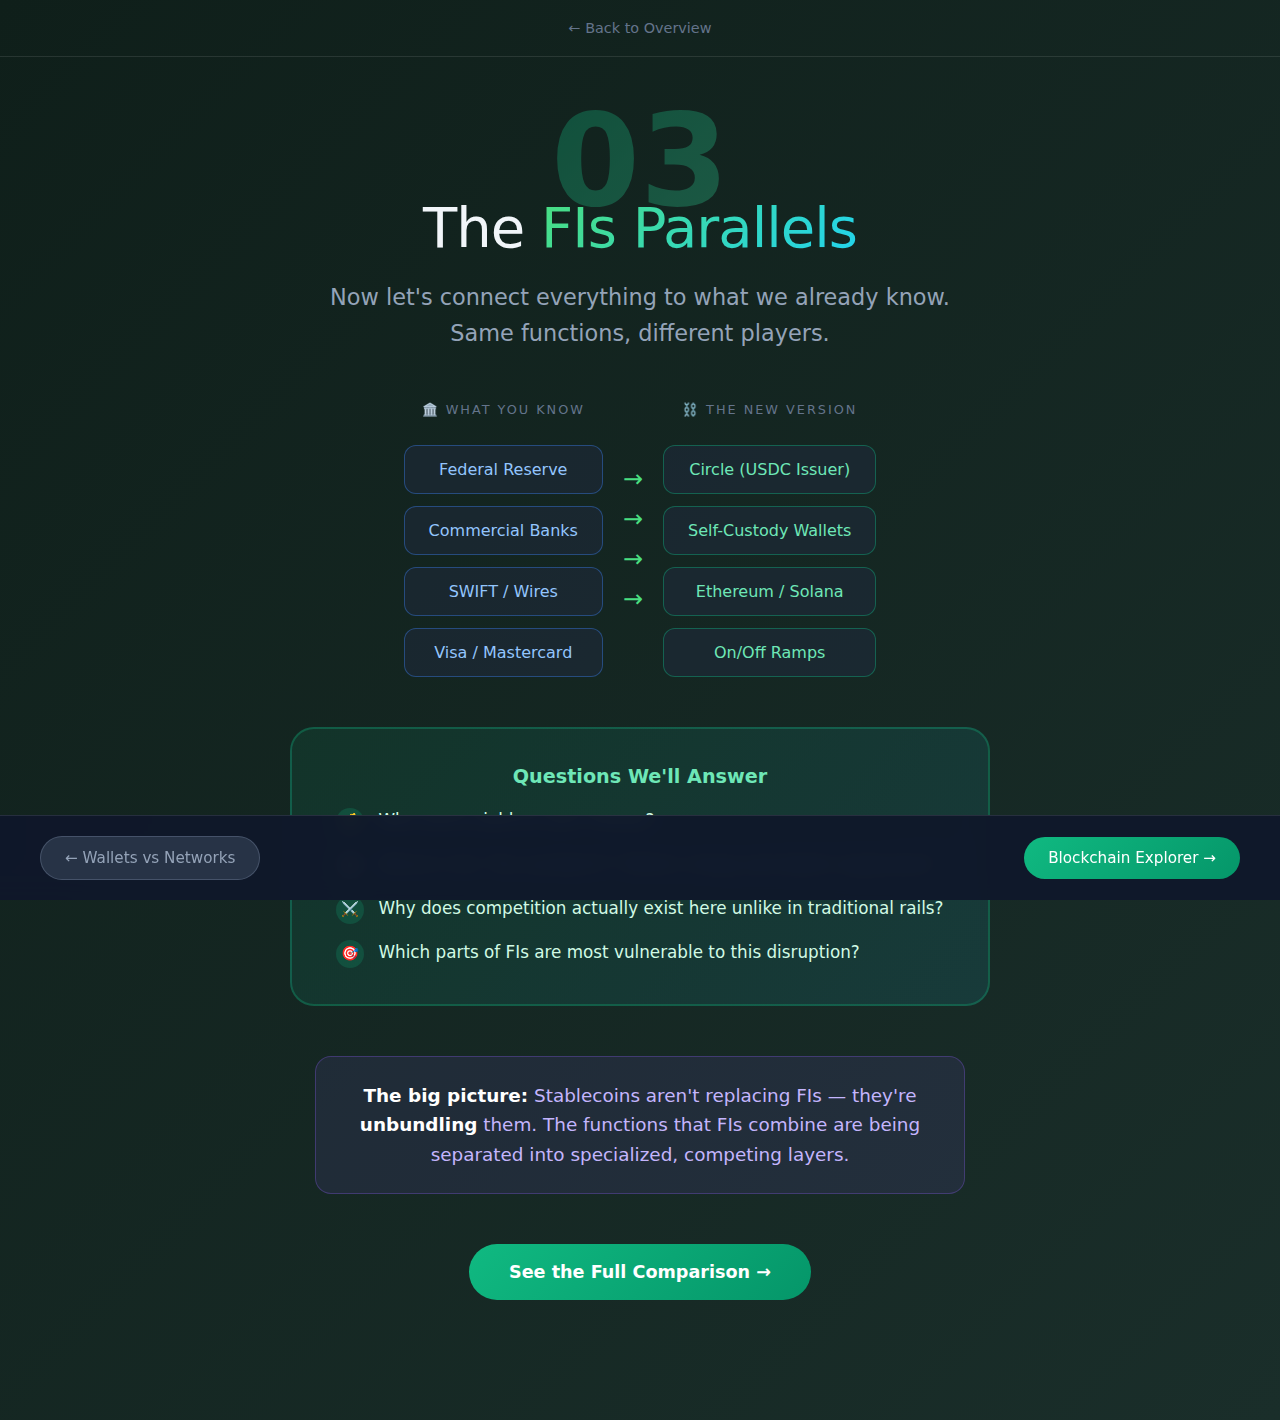
<file: 3-banking-comparison.html>
<!DOCTYPE html>
<html lang="en">
<head>
  <meta charset="UTF-8">
  <meta name="viewport" content="width=device-width, initial-scale=1.0">
  <title>FIs Parallels</title>
  <style>
    * {
      margin: 0;
      padding: 0;
      box-sizing: border-box;
    }
    
    body {
      font-family: 'Segoe UI', system-ui, -apple-system, sans-serif;
      background: linear-gradient(135deg, #0f1f1a 0%, #1a2e2a 100%);
      min-height: 100vh;
      color: #f1f5f9;
      display: flex;
      flex-direction: column;
    }
    
    .nav {
      padding: 20px 40px;
      display: flex;
      justify-content: center;
      align-items: center;
      border-bottom: 1px solid rgba(255,255,255,0.1);
    }
    
    .nav-back {
      color: #64748b;
      text-decoration: none;
      font-size: 0.9rem;
      transition: color 0.3s ease;
    }
    
    .nav-back:hover {
      color: #f1f5f9;
    }
    
    .container {
      flex: 1;
      display: flex;
      flex-direction: column;
      justify-content: center;
      align-items: center;
      padding: 40px 20px 120px;
      text-align: center;
    }
    
    .module-number {
      font-size: 8rem;
      font-weight: 800;
      line-height: 1;
      background: linear-gradient(135deg, #10b981, #34d399);
      -webkit-background-clip: text;
      -webkit-text-fill-color: transparent;
      background-clip: text;
      opacity: 0.3;
      margin-bottom: -30px;
    }
    
    h1 {
      font-size: 3.5rem;
      font-weight: 300;
      margin-bottom: 20px;
      letter-spacing: -1px;
    }
    
    h1 span {
      background: linear-gradient(135deg, #4ade80, #22d3ee);
      -webkit-background-clip: text;
      -webkit-text-fill-color: transparent;
      background-clip: text;
      font-weight: 400;
    }
    
    .subtitle {
      font-size: 1.4rem;
      color: #94a3b8;
      max-width: 650px;
      line-height: 1.6;
      margin-bottom: 50px;
    }
    
    .mapping-visual {
      display: flex;
      gap: 20px;
      margin-bottom: 50px;
      flex-wrap: wrap;
      justify-content: center;
      align-items: center;
    }
    
    .mapping-column {
      display: flex;
      flex-direction: column;
      gap: 12px;
    }
    
    .mapping-item {
      background: rgba(30, 41, 59, 0.6);
      border: 1px solid #334155;
      border-radius: 12px;
      padding: 14px 24px;
      font-size: 1rem;
      transition: all 0.3s ease;
    }
    
    .mapping-column.traditional .mapping-item {
      border-color: rgba(59, 130, 246, 0.4);
      color: #93c5fd;
    }
    
    .mapping-column.crypto .mapping-item {
      border-color: rgba(16, 185, 129, 0.4);
      color: #6ee7b7;
    }
    
    .mapping-header {
      font-size: 0.8rem;
      text-transform: uppercase;
      letter-spacing: 2px;
      color: #64748b;
      margin-bottom: 16px;
      text-align: center;
    }
    
    .mapping-arrows {
      display: flex;
      flex-direction: column;
      gap: 12px;
      padding: 40px 0;
    }
    
    .mapping-arrow {
      color: #4ade80;
      font-size: 1.5rem;
    }
    
    .key-questions {
      background: linear-gradient(135deg, rgba(16, 185, 129, 0.1), rgba(34, 211, 238, 0.1));
      border: 2px solid rgba(16, 185, 129, 0.3);
      border-radius: 24px;
      padding: 36px 44px;
      max-width: 750px;
      margin-bottom: 50px;
    }
    
    .key-questions h3 {
      color: #6ee7b7;
      font-size: 1.2rem;
      margin-bottom: 20px;
    }
    
    .questions-list {
      display: flex;
      flex-direction: column;
      gap: 16px;
      text-align: left;
    }
    
    .question-item {
      display: flex;
      align-items: flex-start;
      gap: 14px;
    }
    
    .question-bullet {
      width: 28px;
      height: 28px;
      border-radius: 50%;
      background: rgba(16, 185, 129, 0.2);
      display: flex;
      align-items: center;
      justify-content: center;
      flex-shrink: 0;
      font-size: 0.9rem;
    }
    
    .question-text {
      font-size: 1.05rem;
      color: #d1fae5;
      line-height: 1.5;
    }
    
    .bottom-line {
      background: rgba(139, 92, 246, 0.1);
      border: 1px solid rgba(139, 92, 246, 0.3);
      border-radius: 16px;
      padding: 24px 32px;
      max-width: 650px;
      margin-bottom: 50px;
    }
    
    .bottom-line p {
      font-size: 1.15rem;
      color: #c4b5fd;
      line-height: 1.6;
    }
    
    .bottom-line strong {
      color: #fff;
    }
    
    .start-btn {
      display: inline-flex;
      align-items: center;
      gap: 12px;
      background: linear-gradient(135deg, #10b981, #059669);
      color: white;
      padding: 18px 40px;
      border-radius: 40px;
      font-size: 1.1rem;
      font-weight: 600;
      text-decoration: none;
      transition: all 0.3s ease;
    }
    
    .start-btn:hover {
      transform: scale(1.05);
      box-shadow: 0 10px 30px rgba(16, 185, 129, 0.4);
    }
    
    @media (max-width: 800px) {
      h1 {
        font-size: 2.5rem;
      }
      .module-number {
        font-size: 5rem;
      }
      .mapping-visual {
        flex-direction: column;
      }
      .mapping-arrows {
        flex-direction: row;
        padding: 20px 0;
      }
    }
    
    /* Consistent bottom navigation */
    .nav-footer {
      position: fixed;
      bottom: 0;
      left: 0;
      right: 0;
      padding: 20px 40px;
      background: rgba(15, 23, 42, 0.95);
      backdrop-filter: blur(10px);
      border-top: 1px solid rgba(255,255,255,0.1);
      display: flex;
      justify-content: space-between;
      align-items: center;
      z-index: 100;
    }
    
    .nav-btn {
      padding: 12px 24px;
      border-radius: 30px;
      text-decoration: none;
      font-size: 0.95rem;
      font-weight: 500;
      transition: all 0.3s ease;
    }
    
    .nav-btn.prev {
      background: rgba(100, 116, 139, 0.3);
      color: #94a3b8;
      border: 1px solid rgba(100, 116, 139, 0.5);
    }
    
    .nav-btn.prev:hover {
      background: rgba(100, 116, 139, 0.5);
      color: #f1f5f9;
    }
    
    .nav-btn.next {
      background: linear-gradient(135deg, #10b981, #059669);
      color: white;
    }
    
    .nav-btn.next:hover {
      transform: translateX(4px);
      box-shadow: 0 4px 15px rgba(16, 185, 129, 0.4);
    }
    
    .nav-spacer {
      width: 180px;
    }
  </style>
</head>
<body>
  <nav class="nav">
    <a href="index.html" class="nav-back">← Back to Overview</a>
  </nav>
  
  <div class="container">
    <div class="module-number">03</div>
    <h1>The <span>FIs Parallels</span></h1>
    <p class="subtitle">Now let's connect everything to what we already know. Same functions, different players.</p>
    
    <div class="mapping-visual">
      <div class="mapping-column traditional">
        <div class="mapping-header">🏛️ What You Know</div>
        <div class="mapping-item">Federal Reserve</div>
        <div class="mapping-item">Commercial Banks</div>
        <div class="mapping-item">SWIFT / Wires</div>
        <div class="mapping-item">Visa / Mastercard</div>
      </div>
      
      <div class="mapping-arrows">
        <span class="mapping-arrow">→</span>
        <span class="mapping-arrow">→</span>
        <span class="mapping-arrow">→</span>
        <span class="mapping-arrow">→</span>
      </div>
      
      <div class="mapping-column crypto">
        <div class="mapping-header">⛓️ The New Version</div>
        <div class="mapping-item">Circle (USDC Issuer)</div>
        <div class="mapping-item">Self-Custody Wallets</div>
        <div class="mapping-item">Ethereum / Solana</div>
        <div class="mapping-item">On/Off Ramps</div>
      </div>
    </div>
    
    <div class="key-questions">
      <h3>Questions We'll Answer</h3>
      <div class="questions-list">
        <div class="question-item">
          <div class="question-bullet">💰</div>
          <div class="question-text">Who earns yield on your money? </div>
        </div>
        <div class="question-item">
          <div class="question-bullet">🥪</div>
          <div class="question-text">Where's the "fee sandwich"? What's cheap and what's expensive?</div>
        </div>
        <div class="question-item">
          <div class="question-bullet">⚔️</div>
          <div class="question-text">Why does competition actually exist here unlike in traditional rails?</div>
        </div>
        <div class="question-item">
          <div class="question-bullet">🎯</div>
          <div class="question-text">Which parts of FIs are most vulnerable to this disruption?</div>
        </div>
      </div>
    </div>
    
    <div class="bottom-line">
      <p><strong>The big picture:</strong> Stablecoins aren't replacing FIs — they're <strong>unbundling</strong> them. The functions that FIs combine are being separated into specialized, competing layers.</p>
    </div>
    
    <a href="3-banking-comparison-content.html" class="start-btn">
      See the Full Comparison →
    </a>
  </div>
  
  <div class="nav-footer">
    <a href="2-wallets-vs-networks.html" class="nav-btn prev">← Wallets vs Networks</a>
    <div class="nav-spacer"></div>
    <a href="4-blockchain-explorer.html" class="nav-btn next">Blockchain Explorer →</a>
  </div>
</body>
</html>
</file>
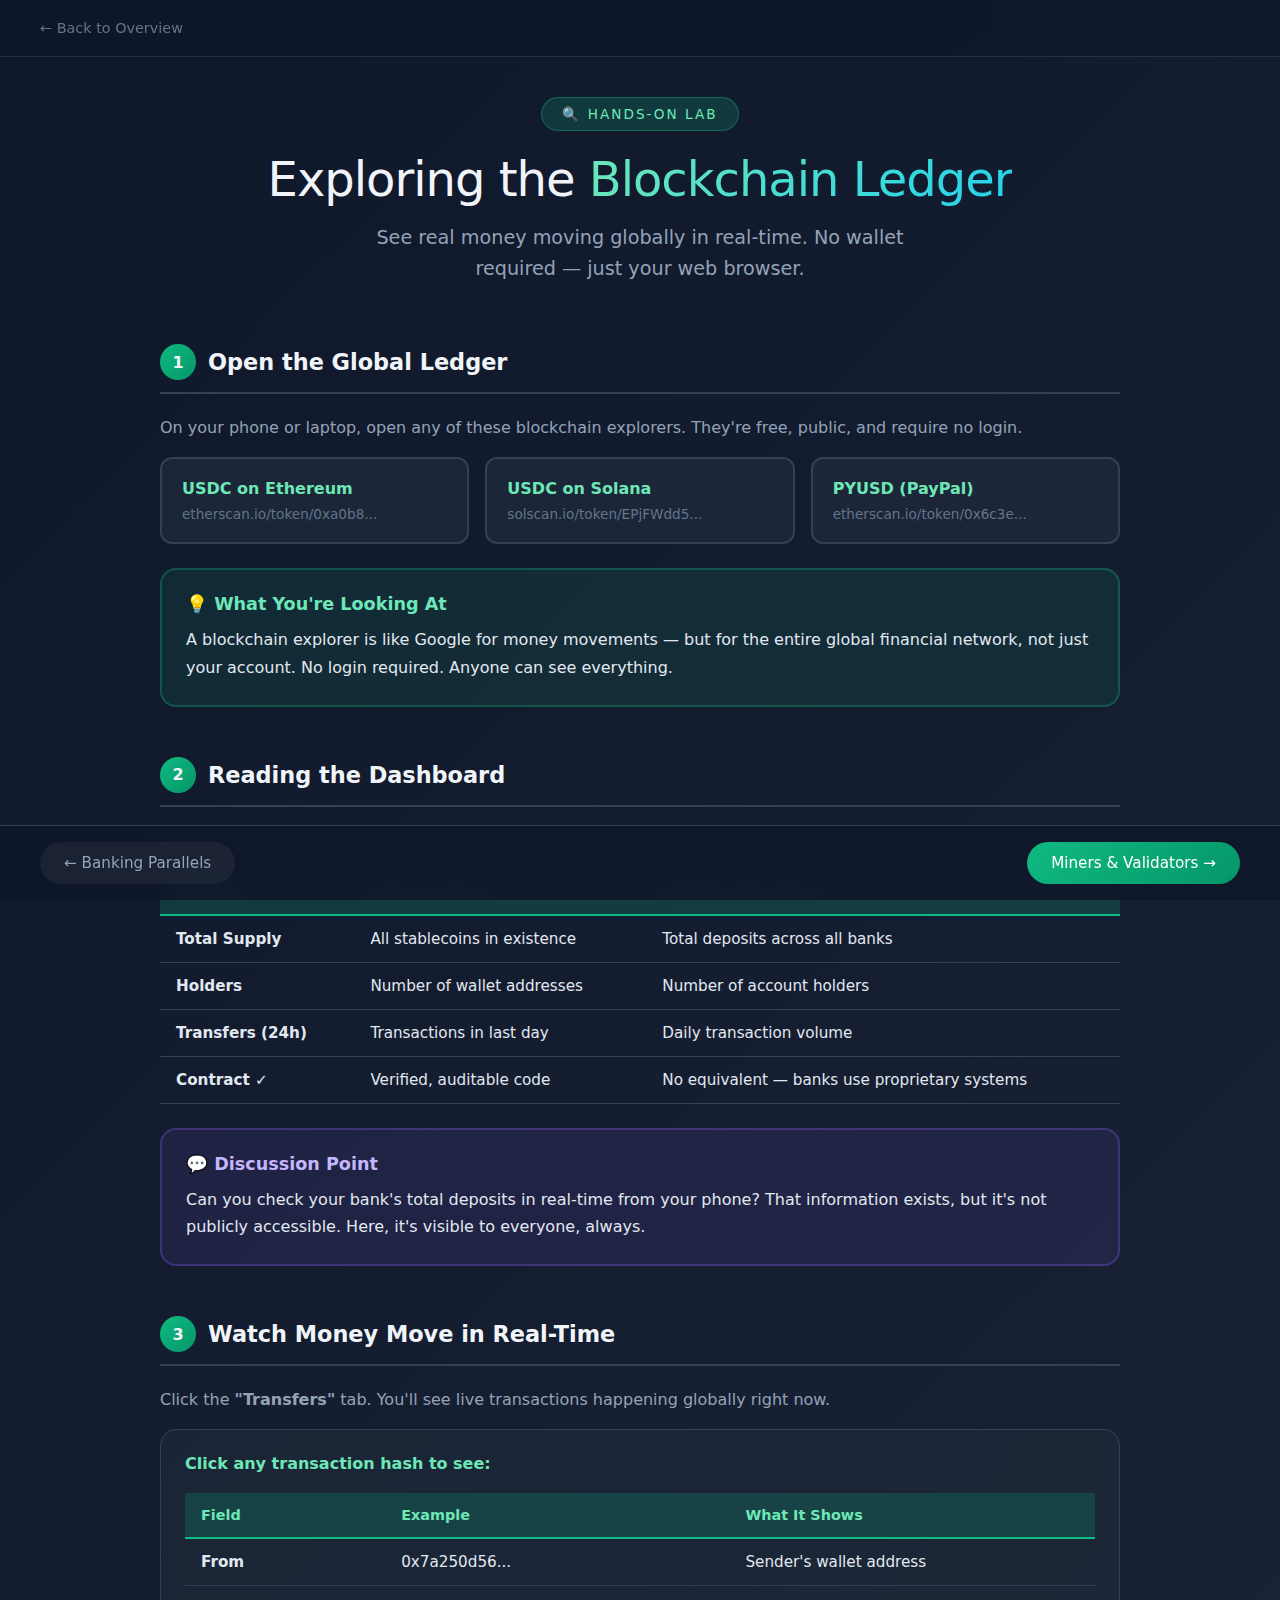
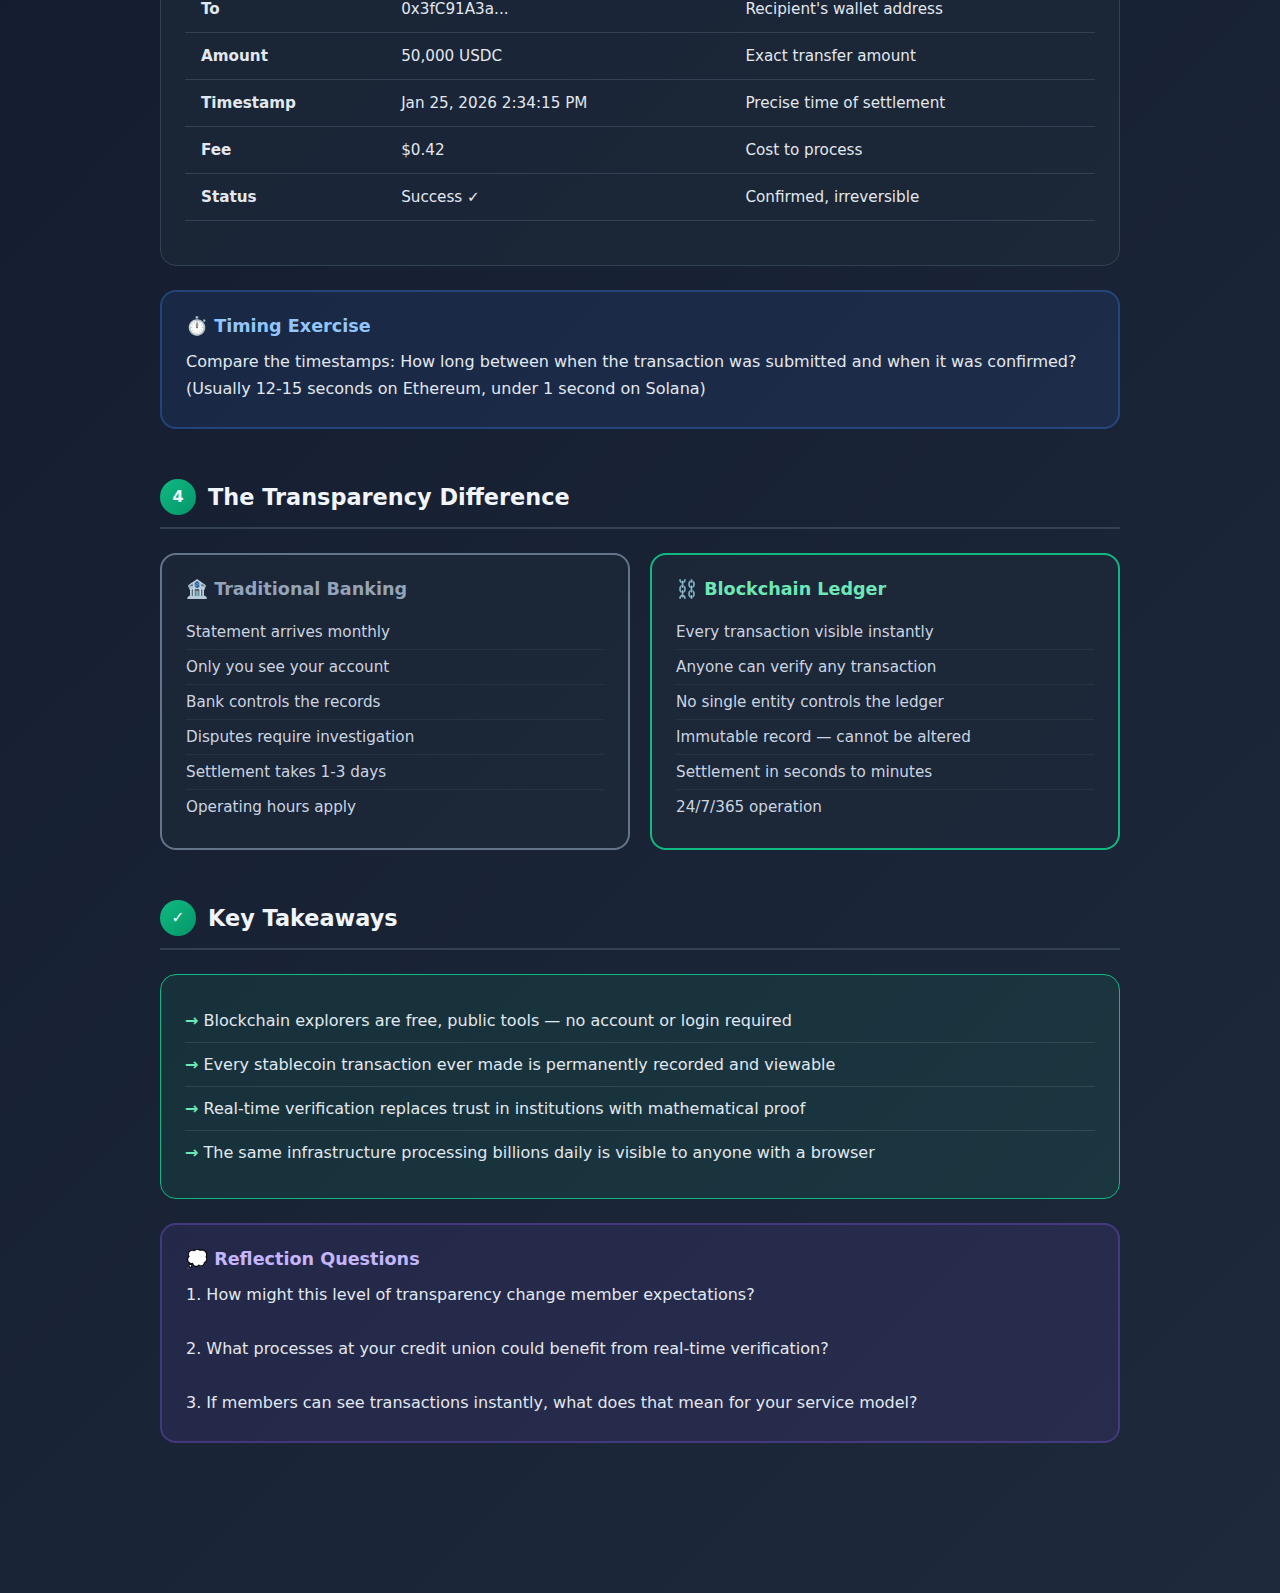
<file: 4-blockchain-explorer.html>
<!DOCTYPE html>
<html lang="en">
<head>
  <meta charset="UTF-8">
  <meta name="viewport" content="width=device-width, initial-scale=1.0">
  <title>Lab: Exploring the Blockchain Ledger</title>
  <style>
    * { margin: 0; padding: 0; box-sizing: border-box; }
    
    body {
      font-family: 'Segoe UI', system-ui, -apple-system, sans-serif;
      background: linear-gradient(135deg, #0f172a 0%, #1e293b 100%);
      min-height: 100vh;
      color: #f1f5f9;
    }
    
    .nav {
      padding: 20px 40px;
      display: flex;
      justify-content: space-between;
      align-items: center;
      border-bottom: 1px solid rgba(255,255,255,0.1);
      position: sticky;
      top: 0;
      background: rgba(15, 23, 42, 0.95);
      backdrop-filter: blur(10px);
      z-index: 100;
    }
    
    .nav-back {
      color: #64748b;
      text-decoration: none;
      font-size: 0.9rem;
      transition: color 0.3s ease;
    }
    
    .nav-back:hover { color: #f1f5f9; }
    
    .nav-module {
      background: rgba(16, 185, 129, 0.2);
      padding: 8px 16px;
      border-radius: 20px;
      font-size: 0.85rem;
      color: #6ee7b7;
    }
    
    .container {
      max-width: 1000px;
      margin: 0 auto;
      padding: 40px 20px 100px;
    }
    
    .hero {
      text-align: center;
      margin-bottom: 60px;
    }
    
    .hero-badge {
      display: inline-block;
      background: rgba(16, 185, 129, 0.2);
      border: 1px solid rgba(16, 185, 129, 0.4);
      padding: 8px 20px;
      border-radius: 30px;
      font-size: 0.85rem;
      color: #6ee7b7;
      text-transform: uppercase;
      letter-spacing: 2px;
      margin-bottom: 20px;
    }
    
    h1 {
      font-size: 3rem;
      font-weight: 300;
      margin-bottom: 16px;
      letter-spacing: -1px;
    }
    
    h1 span {
      background: linear-gradient(135deg, #6ee7b7, #22d3ee);
      -webkit-background-clip: text;
      -webkit-text-fill-color: transparent;
      background-clip: text;
      font-weight: 400;
    }
    
    .subtitle {
      font-size: 1.2rem;
      color: #94a3b8;
      max-width: 600px;
      margin: 0 auto;
      line-height: 1.6;
    }
    
    /* Section styling */
    .section {
      margin-bottom: 50px;
    }
    
    .section-header {
      display: flex;
      align-items: center;
      gap: 12px;
      margin-bottom: 24px;
      padding-bottom: 12px;
      border-bottom: 2px solid #334155;
    }
    
    .section-number {
      background: linear-gradient(135deg, #10b981, #059669);
      width: 36px;
      height: 36px;
      border-radius: 50%;
      display: flex;
      align-items: center;
      justify-content: center;
      font-weight: 700;
      font-size: 1rem;
    }
    
    .section-title {
      font-size: 1.4rem;
      font-weight: 600;
    }
    
    /* Cards */
    .card {
      background: rgba(30, 41, 59, 0.6);
      border: 1px solid #334155;
      border-radius: 16px;
      padding: 24px;
      margin-bottom: 20px;
    }
    
    .card-highlight {
      border-color: #10b981;
      background: rgba(16, 185, 129, 0.1);
    }
    
    .card-warning {
      border-color: #f59e0b;
      background: rgba(245, 158, 11, 0.1);
    }
    
    /* Tables */
    .table-container {
      overflow-x: auto;
      margin: 20px 0;
    }
    
    table {
      width: 100%;
      border-collapse: collapse;
    }
    
    th {
      background: rgba(16, 185, 129, 0.2);
      padding: 14px 16px;
      text-align: left;
      font-weight: 600;
      font-size: 0.9rem;
      color: #6ee7b7;
      border-bottom: 2px solid #10b981;
    }
    
    td {
      padding: 14px 16px;
      border-bottom: 1px solid #334155;
      font-size: 0.95rem;
      color: #e2e8f0;
    }
    
    tr:hover td {
      background: rgba(16, 185, 129, 0.05);
    }
    
    /* Link cards */
    .link-grid {
      display: grid;
      grid-template-columns: repeat(auto-fit, minmax(280px, 1fr));
      gap: 16px;
      margin: 20px 0;
    }
    
    .link-card {
      background: rgba(30, 41, 59, 0.8);
      border: 2px solid #334155;
      border-radius: 12px;
      padding: 20px;
      text-decoration: none;
      color: inherit;
      transition: all 0.3s ease;
      display: block;
    }
    
    .link-card:hover {
      border-color: #10b981;
      transform: translateY(-4px);
      box-shadow: 0 10px 30px rgba(16, 185, 129, 0.2);
    }
    
    .link-card-title {
      font-weight: 600;
      margin-bottom: 8px;
      color: #6ee7b7;
    }
    
    .link-card-url {
      font-size: 0.85rem;
      color: #64748b;
      word-break: break-all;
    }
    
    /* Insight boxes */
    .insight-box {
      border-radius: 16px;
      padding: 24px;
      margin: 24px 0;
    }
    
    .insight-box.tip {
      background: rgba(16, 185, 129, 0.1);
      border: 2px solid rgba(16, 185, 129, 0.3);
    }
    
    .insight-box.exercise {
      background: rgba(59, 130, 246, 0.1);
      border: 2px solid rgba(59, 130, 246, 0.3);
    }
    
    .insight-box.discussion {
      background: rgba(139, 92, 246, 0.1);
      border: 2px solid rgba(139, 92, 246, 0.3);
    }
    
    .insight-title {
      font-size: 1.1rem;
      font-weight: 600;
      margin-bottom: 12px;
      display: flex;
      align-items: center;
      gap: 8px;
    }
    
    .insight-box.tip .insight-title { color: #6ee7b7; }
    .insight-box.exercise .insight-title { color: #93c5fd; }
    .insight-box.discussion .insight-title { color: #c4b5fd; }
    
    .insight-text {
      font-size: 1rem;
      line-height: 1.7;
      color: #e2e8f0;
    }
    
    /* Comparison box */
    .comparison-grid {
      display: grid;
      grid-template-columns: 1fr 1fr;
      gap: 20px;
      margin: 20px 0;
    }
    
    @media (max-width: 700px) {
      .comparison-grid {
        grid-template-columns: 1fr;
      }
      h1 { font-size: 2rem; }
    }
    
    .comparison-card {
      background: rgba(30, 41, 59, 0.6);
      border-radius: 16px;
      padding: 24px;
      border: 2px solid #334155;
    }
    
    .comparison-card.traditional {
      border-color: #64748b;
    }
    
    .comparison-card.blockchain {
      border-color: #10b981;
    }
    
    .comparison-header {
      font-size: 1.1rem;
      font-weight: 600;
      margin-bottom: 16px;
      display: flex;
      align-items: center;
      gap: 8px;
    }
    
    .comparison-card.traditional .comparison-header { color: #94a3b8; }
    .comparison-card.blockchain .comparison-header { color: #6ee7b7; }
    
    .comparison-list {
      list-style: none;
    }
    
    .comparison-list li {
      padding: 8px 0;
      border-bottom: 1px solid rgba(255,255,255,0.05);
      font-size: 0.95rem;
      color: #cbd5e1;
    }
    
    .comparison-list li:last-child {
      border-bottom: none;
    }
    
    /* Navigation footer */
    .nav-footer {
      position: fixed;
      bottom: 0;
      left: 0;
      right: 0;
      background: rgba(15, 23, 42, 0.95);
      backdrop-filter: blur(10px);
      border-top: 1px solid #334155;
      padding: 16px 40px;
      display: flex;
      justify-content: space-between;
      align-items: center;
    }
    
    .nav-btn {
      display: inline-flex;
      align-items: center;
      gap: 8px;
      padding: 12px 24px;
      border-radius: 30px;
      font-size: 0.95rem;
      text-decoration: none;
      transition: all 0.3s ease;
    }
    
    .nav-btn.prev {
      background: rgba(255,255,255,0.05);
      color: #94a3b8;
    }
    
    .nav-btn.prev:hover {
      background: rgba(255,255,255,0.1);
      color: #f1f5f9;
    }
    
    .nav-btn.next {
      background: linear-gradient(135deg, #10b981, #059669);
      color: white;
    }
    
    .nav-btn.next:hover {
      transform: scale(1.05);
      box-shadow: 0 4px 20px rgba(16, 185, 129, 0.4);
    }
    
    .progress-dots {
      display: flex;
      gap: 8px;
    }
    
    .progress-dot {
      width: 10px;
      height: 10px;
      border-radius: 50%;
      background: #334155;
    }
    
    .progress-dot.active {
      background: #10b981;
    }
  </style>
</head>
<body>
  <nav class="nav">
    <a href="index.html" class="nav-back">← Back to Overview</a>
  </nav>
  
  <div class="container">
    <div class="hero">
      <div class="hero-badge">🔍 Hands-On Lab</div>
      <h1>Exploring the <span>Blockchain Ledger</span></h1>
      <p class="subtitle">See real money moving globally in real-time. No wallet required — just your web browser.</p>
    </div>
    
    <!-- Section 1: Open the Ledger -->
    <div class="section">
      <div class="section-header">
        <div class="section-number">1</div>
        <h2 class="section-title">Open the Global Ledger</h2>
      </div>
      
      <p style="color: #94a3b8; margin-bottom: 20px;">On your phone or laptop, open any of these blockchain explorers. They're free, public, and require no login.</p>
      
      <div class="link-grid">
        <a href="https://etherscan.io/token/0xa0b86991c6218b36c1d19d4a2e9eb0ce3606eb48" target="_blank" class="link-card">
          <div class="link-card-title">USDC on Ethereum</div>
          <div class="link-card-url">etherscan.io/token/0xa0b8...</div>
        </a>
        <a href="https://solscan.io/token/EPjFWdd5AufqSSqeM2qN1xzybapC8G4wEGGkZwyTDt1v" target="_blank" class="link-card">
          <div class="link-card-title">USDC on Solana</div>
          <div class="link-card-url">solscan.io/token/EPjFWdd5...</div>
        </a>
        <a href="https://etherscan.io/token/0x6c3ea9036406852006290770bedfcaba0e23a0e8" target="_blank" class="link-card">
          <div class="link-card-title">PYUSD (PayPal)</div>
          <div class="link-card-url">etherscan.io/token/0x6c3e...</div>
        </a>
      </div>
      
      <div class="insight-box tip">
        <div class="insight-title">💡 What You're Looking At</div>
        <div class="insight-text">A blockchain explorer is like Google for money movements — but for the entire global financial network, not just your account. No login required. Anyone can see everything.</div>
      </div>
    </div>
    
    <!-- Section 2: Reading the Dashboard -->
    <div class="section">
      <div class="section-header">
        <div class="section-number">2</div>
        <h2 class="section-title">Reading the Dashboard</h2>
      </div>
      
      <p style="color: #94a3b8; margin-bottom: 20px;">Find these key metrics on the token page:</p>
      
      <div class="table-container">
        <table>
          <thead>
            <tr>
              <th>Look For</th>
              <th>What It Means</th>
              <th>Banking Equivalent</th>
            </tr>
          </thead>
          <tbody>
            <tr>
              <td><strong>Total Supply</strong></td>
              <td>All stablecoins in existence</td>
              <td>Total deposits across all banks</td>
            </tr>
            <tr>
              <td><strong>Holders</strong></td>
              <td>Number of wallet addresses</td>
              <td>Number of account holders</td>
            </tr>
            <tr>
              <td><strong>Transfers (24h)</strong></td>
              <td>Transactions in last day</td>
              <td>Daily transaction volume</td>
            </tr>
            <tr>
              <td><strong>Contract ✓</strong></td>
              <td>Verified, auditable code</td>
              <td>No equivalent — banks use proprietary systems</td>
            </tr>
          </tbody>
        </table>
      </div>
      
      <div class="insight-box discussion">
        <div class="insight-title">💬 Discussion Point</div>
        <div class="insight-text">Can you check your bank's total deposits in real-time from your phone? That information exists, but it's not publicly accessible. Here, it's visible to everyone, always.</div>
      </div>
    </div>
    
    <!-- Section 3: Watch Money Move -->
    <div class="section">
      <div class="section-header">
        <div class="section-number">3</div>
        <h2 class="section-title">Watch Money Move in Real-Time</h2>
      </div>
      
      <p style="color: #94a3b8; margin-bottom: 20px;">Click the <strong>"Transfers"</strong> tab. You'll see live transactions happening globally right now.</p>
      
      <div class="card">
        <p style="margin-bottom: 16px; color: #6ee7b7; font-weight: 600;">Click any transaction hash to see:</p>
        <div class="table-container">
          <table>
            <thead>
              <tr>
                <th>Field</th>
                <th>Example</th>
                <th>What It Shows</th>
              </tr>
            </thead>
            <tbody>
              <tr>
                <td><strong>From</strong></td>
                <td>0x7a250d56...</td>
                <td>Sender's wallet address</td>
              </tr>
              <tr>
                <td><strong>To</strong></td>
                <td>0x3fC91A3a...</td>
                <td>Recipient's wallet address</td>
              </tr>
              <tr>
                <td><strong>Amount</strong></td>
                <td>50,000 USDC</td>
                <td>Exact transfer amount</td>
              </tr>
              <tr>
                <td><strong>Timestamp</strong></td>
                <td>Jan 25, 2026 2:34:15 PM</td>
                <td>Precise time of settlement</td>
              </tr>
              <tr>
                <td><strong>Fee</strong></td>
                <td>$0.42</td>
                <td>Cost to process</td>
              </tr>
              <tr>
                <td><strong>Status</strong></td>
                <td>Success ✓</td>
                <td>Confirmed, irreversible</td>
              </tr>
            </tbody>
          </table>
        </div>
      </div>
      
      <div class="insight-box exercise">
        <div class="insight-title">⏱️ Timing Exercise</div>
        <div class="insight-text">Compare the timestamps: How long between when the transaction was submitted and when it was confirmed? (Usually 12-15 seconds on Ethereum, under 1 second on Solana)</div>
      </div>
    </div>
    
    <!-- Section 4: The Transparency Difference -->
    <div class="section">
      <div class="section-header">
        <div class="section-number">4</div>
        <h2 class="section-title">The Transparency Difference</h2>
      </div>
      
      <div class="comparison-grid">
        <div class="comparison-card traditional">
          <div class="comparison-header">🏦 Traditional Banking</div>
          <ul class="comparison-list">
            <li>Statement arrives monthly</li>
            <li>Only you see your account</li>
            <li>Bank controls the records</li>
            <li>Disputes require investigation</li>
            <li>Settlement takes 1-3 days</li>
            <li>Operating hours apply</li>
          </ul>
        </div>
        <div class="comparison-card blockchain">
          <div class="comparison-header">⛓️ Blockchain Ledger</div>
          <ul class="comparison-list">
            <li>Every transaction visible instantly</li>
            <li>Anyone can verify any transaction</li>
            <li>No single entity controls the ledger</li>
            <li>Immutable record — cannot be altered</li>
            <li>Settlement in seconds to minutes</li>
            <li>24/7/365 operation</li>
          </ul>
        </div>
      </div>
    </div>
    
    <!-- Key Takeaways -->
    <div class="section">
      <div class="section-header">
        <div class="section-number">✓</div>
        <h2 class="section-title">Key Takeaways</h2>
      </div>
      
      <div class="card card-highlight">
        <ul style="list-style: none; color: #e2e8f0;">
          <li style="padding: 12px 0; border-bottom: 1px solid rgba(255,255,255,0.1);">
            <strong style="color: #6ee7b7;">→</strong> Blockchain explorers are free, public tools — no account or login required
          </li>
          <li style="padding: 12px 0; border-bottom: 1px solid rgba(255,255,255,0.1);">
            <strong style="color: #6ee7b7;">→</strong> Every stablecoin transaction ever made is permanently recorded and viewable
          </li>
          <li style="padding: 12px 0; border-bottom: 1px solid rgba(255,255,255,0.1);">
            <strong style="color: #6ee7b7;">→</strong> Real-time verification replaces trust in institutions with mathematical proof
          </li>
          <li style="padding: 12px 0;">
            <strong style="color: #6ee7b7;">→</strong> The same infrastructure processing billions daily is visible to anyone with a browser
          </li>
        </ul>
      </div>
      
      <div class="insight-box discussion">
        <div class="insight-title">💭 Reflection Questions</div>
        <div class="insight-text">
          1. How might this level of transparency change member expectations?<br><br>
          2. What processes at your credit union could benefit from real-time verification?<br><br>
          3. If members can see transactions instantly, what does that mean for your service model?
        </div>
      </div>
    </div>
  </div>
  
  <div class="nav-footer">
    <a href="3-banking-comparison.html" class="nav-btn prev">← Banking Parallels</a>
    <div style="width: 180px;"></div>
    <a href="5-miners-validators.html" class="nav-btn next">Miners & Validators →</a>
  </div>
  
  <script>
    document.addEventListener('keydown', (e) => {
      if (e.code === 'ArrowRight') {
        window.location.href = '5-miners-validators.html';
      } else if (e.code === 'ArrowLeft') {
        window.location.href = '3-banking-comparison.html';
      }
    });
  </script>
</body>
</html>
</file>
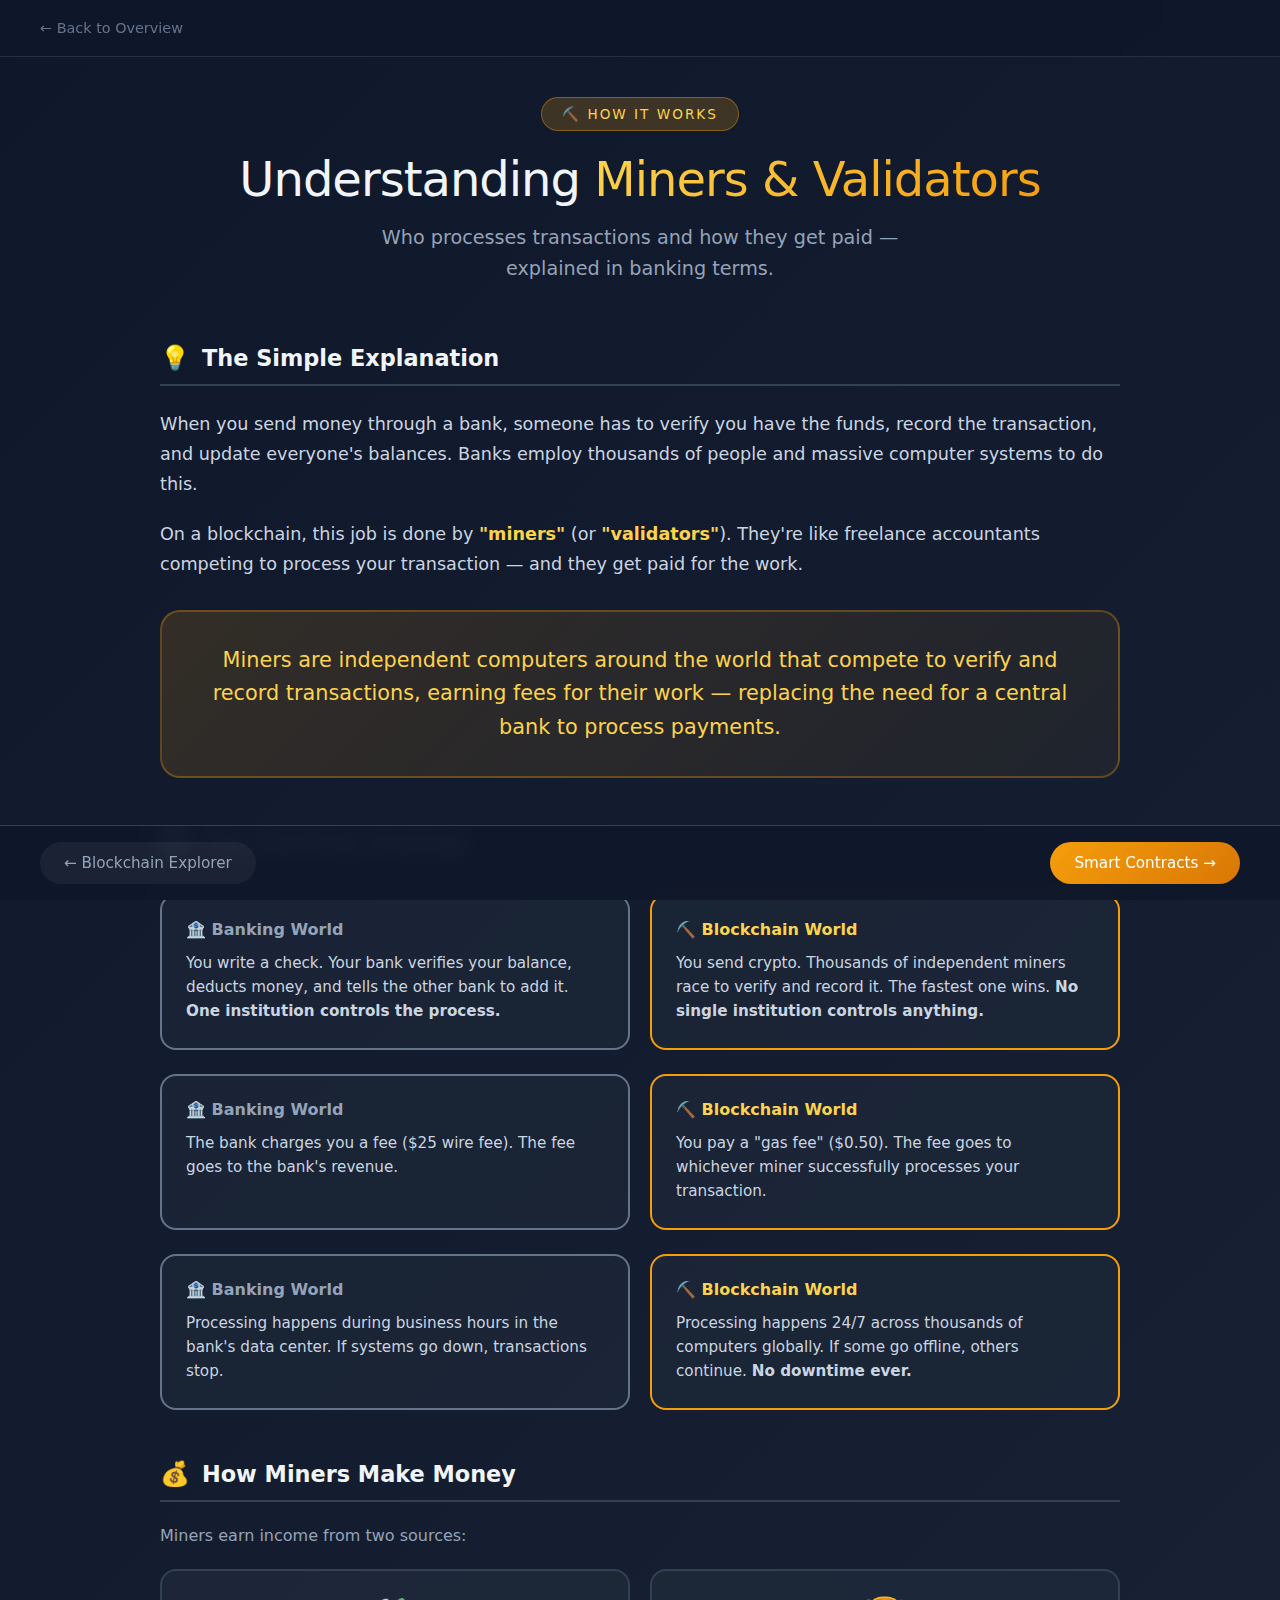
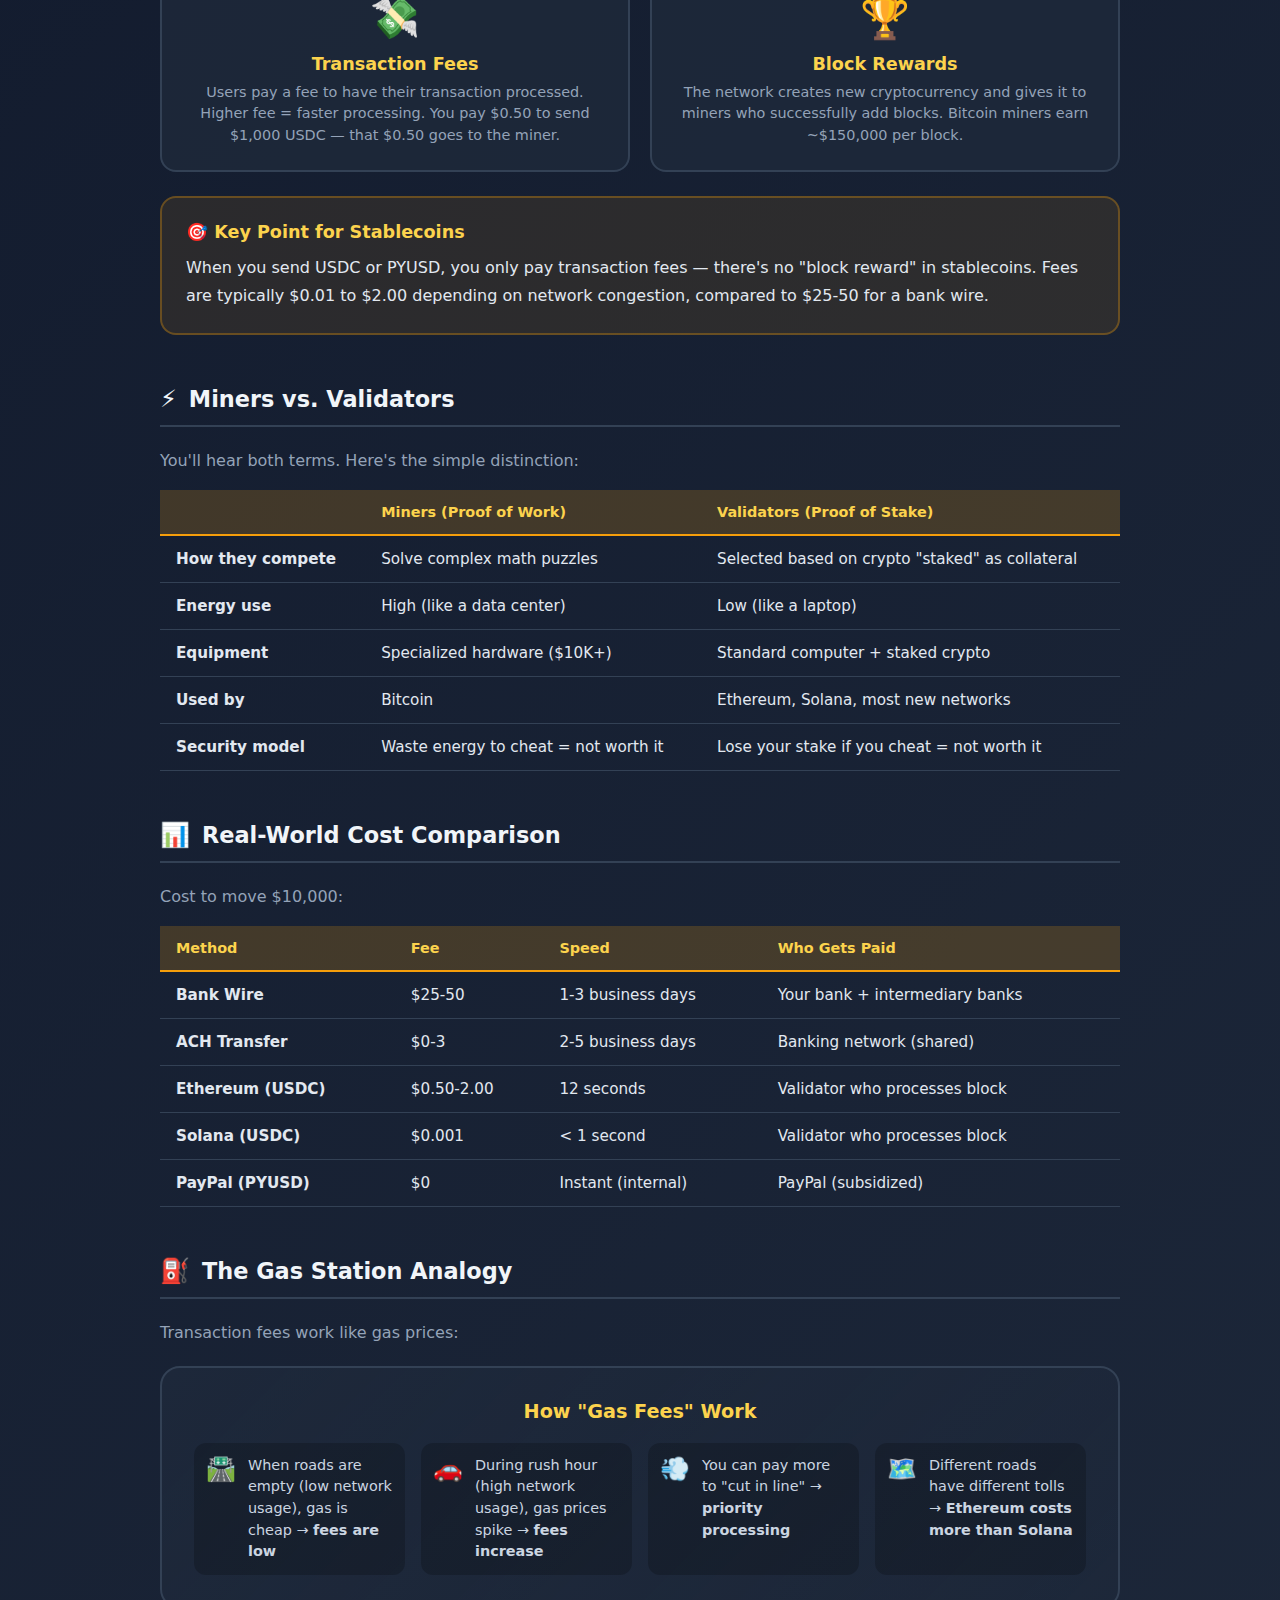
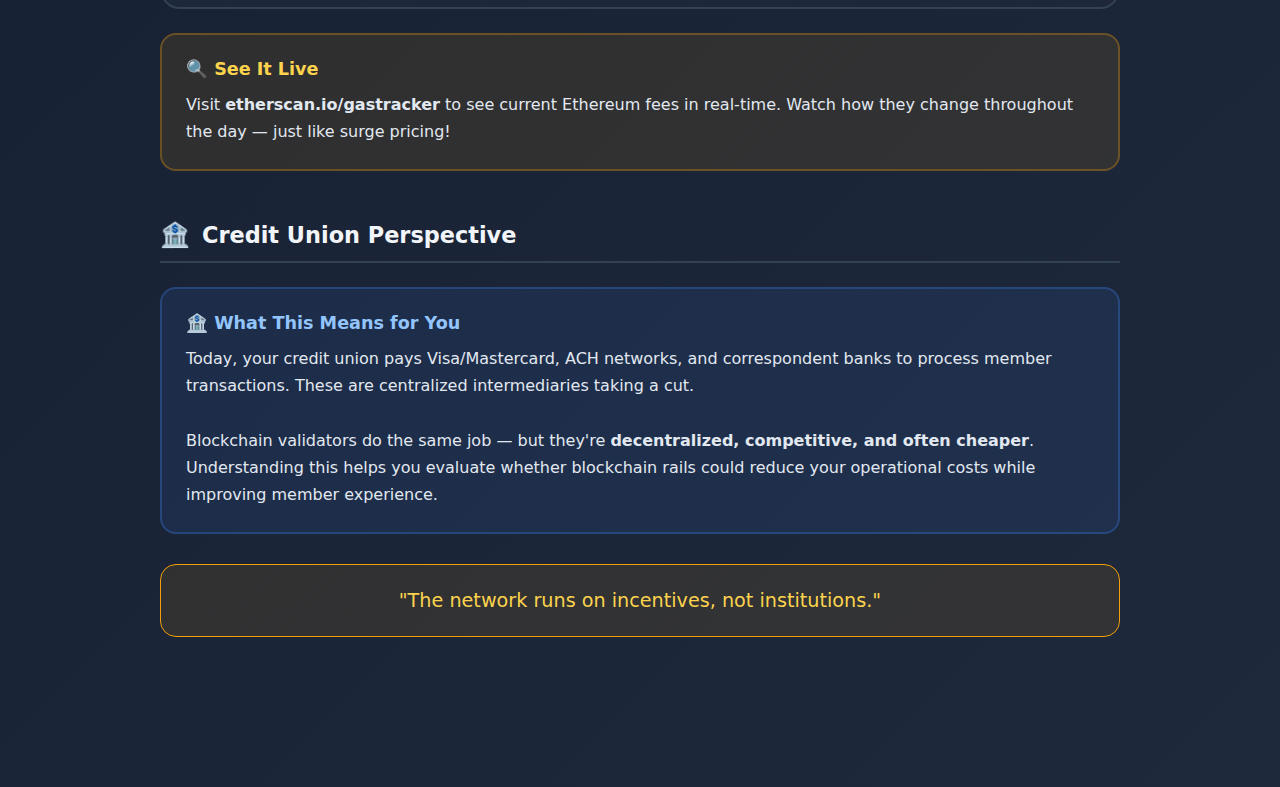
<file: 5-miners-validators.html>
<!DOCTYPE html>
<html lang="en">
<head>
  <meta charset="UTF-8">
  <meta name="viewport" content="width=device-width, initial-scale=1.0">
  <title>Understanding Miners & Validators</title>
  <style>
    * { margin: 0; padding: 0; box-sizing: border-box; }
    
    body {
      font-family: 'Segoe UI', system-ui, -apple-system, sans-serif;
      background: linear-gradient(135deg, #0f172a 0%, #1e293b 100%);
      min-height: 100vh;
      color: #f1f5f9;
    }
    
    .nav {
      padding: 20px 40px;
      display: flex;
      justify-content: space-between;
      align-items: center;
      border-bottom: 1px solid rgba(255,255,255,0.1);
      position: sticky;
      top: 0;
      background: rgba(15, 23, 42, 0.95);
      backdrop-filter: blur(10px);
      z-index: 100;
    }
    
    .nav-back {
      color: #64748b;
      text-decoration: none;
      font-size: 0.9rem;
      transition: color 0.3s ease;
    }
    
    .nav-back:hover { color: #f1f5f9; }
    
    .nav-module {
      background: rgba(245, 158, 11, 0.2);
      padding: 8px 16px;
      border-radius: 20px;
      font-size: 0.85rem;
      color: #fcd34d;
    }
    
    .container {
      max-width: 1000px;
      margin: 0 auto;
      padding: 40px 20px 100px;
    }
    
    .hero {
      text-align: center;
      margin-bottom: 60px;
    }
    
    .hero-badge {
      display: inline-block;
      background: rgba(245, 158, 11, 0.2);
      border: 1px solid rgba(245, 158, 11, 0.4);
      padding: 8px 20px;
      border-radius: 30px;
      font-size: 0.85rem;
      color: #fcd34d;
      text-transform: uppercase;
      letter-spacing: 2px;
      margin-bottom: 20px;
    }
    
    h1 {
      font-size: 3rem;
      font-weight: 300;
      margin-bottom: 16px;
      letter-spacing: -1px;
    }
    
    h1 span {
      background: linear-gradient(135deg, #fcd34d, #f59e0b);
      -webkit-background-clip: text;
      -webkit-text-fill-color: transparent;
      background-clip: text;
      font-weight: 400;
    }
    
    .subtitle {
      font-size: 1.2rem;
      color: #94a3b8;
      max-width: 600px;
      margin: 0 auto;
      line-height: 1.6;
    }
    
    /* Section styling */
    .section {
      margin-bottom: 50px;
    }
    
    .section-header {
      display: flex;
      align-items: center;
      gap: 12px;
      margin-bottom: 24px;
      padding-bottom: 12px;
      border-bottom: 2px solid #334155;
    }
    
    .section-icon {
      font-size: 1.5rem;
    }
    
    .section-title {
      font-size: 1.4rem;
      font-weight: 600;
    }
    
    /* Cards */
    .card {
      background: rgba(30, 41, 59, 0.6);
      border: 1px solid #334155;
      border-radius: 16px;
      padding: 24px;
      margin-bottom: 20px;
    }
    
    .card-highlight {
      border-color: #f59e0b;
      background: rgba(245, 158, 11, 0.1);
    }
    
    /* Big quote box */
    .big-quote {
      background: linear-gradient(135deg, rgba(245, 158, 11, 0.15), rgba(245, 158, 11, 0.05));
      border: 2px solid rgba(245, 158, 11, 0.3);
      border-radius: 20px;
      padding: 32px;
      text-align: center;
      margin: 30px 0;
    }
    
    .big-quote p {
      font-size: 1.3rem;
      color: #fcd34d;
      line-height: 1.6;
      font-weight: 300;
    }
    
    /* Analogy boxes */
    .analogy-grid {
      display: grid;
      grid-template-columns: 1fr 1fr;
      gap: 20px;
      margin: 24px 0;
    }
    
    @media (max-width: 700px) {
      .analogy-grid {
        grid-template-columns: 1fr;
      }
      h1 { font-size: 2rem; }
    }
    
    .analogy-card {
      background: rgba(30, 41, 59, 0.6);
      border-radius: 16px;
      padding: 24px;
      border: 2px solid #334155;
    }
    
    .analogy-card.banking {
      border-color: #64748b;
    }
    
    .analogy-card.blockchain {
      border-color: #f59e0b;
    }
    
    .analogy-header {
      font-size: 1rem;
      font-weight: 600;
      margin-bottom: 12px;
      display: flex;
      align-items: center;
      gap: 8px;
    }
    
    .analogy-card.banking .analogy-header { color: #94a3b8; }
    .analogy-card.blockchain .analogy-header { color: #fcd34d; }
    
    .analogy-text {
      font-size: 0.95rem;
      color: #cbd5e1;
      line-height: 1.6;
    }
    
    /* Tables */
    .table-container {
      overflow-x: auto;
      margin: 20px 0;
    }
    
    table {
      width: 100%;
      border-collapse: collapse;
    }
    
    th {
      background: rgba(245, 158, 11, 0.2);
      padding: 14px 16px;
      text-align: left;
      font-weight: 600;
      font-size: 0.9rem;
      color: #fcd34d;
      border-bottom: 2px solid #f59e0b;
    }
    
    td {
      padding: 14px 16px;
      border-bottom: 1px solid #334155;
      font-size: 0.95rem;
      color: #e2e8f0;
    }
    
    tr:hover td {
      background: rgba(245, 158, 11, 0.05);
    }
    
    /* Revenue breakdown */
    .revenue-grid {
      display: grid;
      grid-template-columns: repeat(auto-fit, minmax(280px, 1fr));
      gap: 20px;
      margin: 24px 0;
    }
    
    .revenue-card {
      background: rgba(30, 41, 59, 0.8);
      border: 2px solid #334155;
      border-radius: 16px;
      padding: 24px;
      text-align: center;
    }
    
    .revenue-icon {
      font-size: 2.5rem;
      margin-bottom: 12px;
    }
    
    .revenue-title {
      font-size: 1.1rem;
      font-weight: 600;
      color: #fcd34d;
      margin-bottom: 8px;
    }
    
    .revenue-description {
      font-size: 0.9rem;
      color: #94a3b8;
      line-height: 1.5;
    }
    
    /* Insight boxes */
    .insight-box {
      border-radius: 16px;
      padding: 24px;
      margin: 24px 0;
    }
    
    .insight-box.tip {
      background: rgba(16, 185, 129, 0.1);
      border: 2px solid rgba(16, 185, 129, 0.3);
    }
    
    .insight-box.key {
      background: rgba(245, 158, 11, 0.1);
      border: 2px solid rgba(245, 158, 11, 0.3);
    }
    
    .insight-box.cu {
      background: rgba(59, 130, 246, 0.1);
      border: 2px solid rgba(59, 130, 246, 0.3);
    }
    
    .insight-title {
      font-size: 1.1rem;
      font-weight: 600;
      margin-bottom: 12px;
      display: flex;
      align-items: center;
      gap: 8px;
    }
    
    .insight-box.tip .insight-title { color: #6ee7b7; }
    .insight-box.key .insight-title { color: #fcd34d; }
    .insight-box.cu .insight-title { color: #93c5fd; }
    
    .insight-text {
      font-size: 1rem;
      line-height: 1.7;
      color: #e2e8f0;
    }
    
    /* Gas station visual */
    .gas-visual {
      background: linear-gradient(135deg, rgba(30, 41, 59, 0.8), rgba(30, 41, 59, 0.6));
      border: 2px solid #334155;
      border-radius: 20px;
      padding: 32px;
      margin: 24px 0;
    }
    
    .gas-title {
      font-size: 1.2rem;
      font-weight: 600;
      color: #fcd34d;
      margin-bottom: 20px;
      text-align: center;
    }
    
    .gas-items {
      display: grid;
      grid-template-columns: repeat(auto-fit, minmax(200px, 1fr));
      gap: 16px;
    }
    
    .gas-item {
      display: flex;
      align-items: flex-start;
      gap: 12px;
      padding: 12px;
      background: rgba(0,0,0,0.2);
      border-radius: 12px;
    }
    
    .gas-item-icon {
      font-size: 1.5rem;
    }
    
    .gas-item-text {
      font-size: 0.9rem;
      color: #cbd5e1;
      line-height: 1.5;
    }
    
    /* Navigation footer */
    .nav-footer {
      position: fixed;
      bottom: 0;
      left: 0;
      right: 0;
      background: rgba(15, 23, 42, 0.95);
      backdrop-filter: blur(10px);
      border-top: 1px solid #334155;
      padding: 16px 40px;
      display: flex;
      justify-content: space-between;
      align-items: center;
    }
    
    .nav-btn {
      display: inline-flex;
      align-items: center;
      gap: 8px;
      padding: 12px 24px;
      border-radius: 30px;
      font-size: 0.95rem;
      text-decoration: none;
      transition: all 0.3s ease;
    }
    
    .nav-btn.prev {
      background: rgba(255,255,255,0.05);
      color: #94a3b8;
    }
    
    .nav-btn.prev:hover {
      background: rgba(255,255,255,0.1);
      color: #f1f5f9;
    }
    
    .nav-btn.next {
      background: linear-gradient(135deg, #f59e0b, #d97706);
      color: white;
    }
    
    .nav-btn.next:hover {
      transform: scale(1.05);
      box-shadow: 0 4px 20px rgba(245, 158, 11, 0.4);
    }
    
    .progress-dots {
      display: flex;
      gap: 8px;
    }
    
    .progress-dot {
      width: 10px;
      height: 10px;
      border-radius: 50%;
      background: #334155;
    }
    
    .progress-dot.active {
      background: #f59e0b;
    }
  </style>
</head>
<body>
  <nav class="nav">
    <a href="index.html" class="nav-back">← Back to Overview</a>
  </nav>
  
  <div class="container">
    <div class="hero">
      <div class="hero-badge">⛏️ How It Works</div>
      <h1>Understanding <span>Miners & Validators</span></h1>
      <p class="subtitle">Who processes transactions and how they get paid — explained in banking terms.</p>
    </div>
    
    <!-- The Simple Explanation -->
    <div class="section">
      <div class="section-header">
        <span class="section-icon">💡</span>
        <h2 class="section-title">The Simple Explanation</h2>
      </div>
      
      <p style="color: #cbd5e1; font-size: 1.1rem; line-height: 1.7; margin-bottom: 20px;">
        When you send money through a bank, someone has to verify you have the funds, record the transaction, and update everyone's balances. Banks employ thousands of people and massive computer systems to do this.
      </p>
      
      <p style="color: #cbd5e1; font-size: 1.1rem; line-height: 1.7;">
        On a blockchain, this job is done by <strong style="color: #fcd34d;">"miners"</strong> (or <strong style="color: #fcd34d;">"validators"</strong>). They're like freelance accountants competing to process your transaction — and they get paid for the work.
      </p>
      
      <div class="big-quote">
        <p>Miners are independent computers around the world that compete to verify and record transactions, earning fees for their work — replacing the need for a central bank to process payments.</p>
      </div>
    </div>
    
    <!-- Banking Analogies -->
    <div class="section">
      <div class="section-header">
        <span class="section-icon">🔄</span>
        <h2 class="section-title">The Banking Analogy</h2>
      </div>
      
      <div class="analogy-grid">
        <div class="analogy-card banking">
          <div class="analogy-header">🏦 Banking World</div>
          <div class="analogy-text">You write a check. Your bank verifies your balance, deducts money, and tells the other bank to add it. <strong>One institution controls the process.</strong></div>
        </div>
        <div class="analogy-card blockchain">
          <div class="analogy-header">⛏️ Blockchain World</div>
          <div class="analogy-text">You send crypto. Thousands of independent miners race to verify and record it. The fastest one wins. <strong>No single institution controls anything.</strong></div>
        </div>
      </div>
      
      <div class="analogy-grid">
        <div class="analogy-card banking">
          <div class="analogy-header">🏦 Banking World</div>
          <div class="analogy-text">The bank charges you a fee ($25 wire fee). The fee goes to the bank's revenue.</div>
        </div>
        <div class="analogy-card blockchain">
          <div class="analogy-header">⛏️ Blockchain World</div>
          <div class="analogy-text">You pay a "gas fee" ($0.50). The fee goes to whichever miner successfully processes your transaction.</div>
        </div>
      </div>
      
      <div class="analogy-grid">
        <div class="analogy-card banking">
          <div class="analogy-header">🏦 Banking World</div>
          <div class="analogy-text">Processing happens during business hours in the bank's data center. If systems go down, transactions stop.</div>
        </div>
        <div class="analogy-card blockchain">
          <div class="analogy-header">⛏️ Blockchain World</div>
          <div class="analogy-text">Processing happens 24/7 across thousands of computers globally. If some go offline, others continue. <strong>No downtime ever.</strong></div>
        </div>
      </div>
    </div>
    
    <!-- How Miners Make Money -->
    <div class="section">
      <div class="section-header">
        <span class="section-icon">💰</span>
        <h2 class="section-title">How Miners Make Money</h2>
      </div>
      
      <p style="color: #94a3b8; margin-bottom: 24px;">Miners earn income from two sources:</p>
      
      <div class="revenue-grid">
        <div class="revenue-card">
          <div class="revenue-icon">💸</div>
          <div class="revenue-title">Transaction Fees</div>
          <div class="revenue-description">Users pay a fee to have their transaction processed. Higher fee = faster processing. You pay $0.50 to send $1,000 USDC — that $0.50 goes to the miner.</div>
        </div>
        <div class="revenue-card">
          <div class="revenue-icon">🏆</div>
          <div class="revenue-title">Block Rewards</div>
          <div class="revenue-description">The network creates new cryptocurrency and gives it to miners who successfully add blocks. Bitcoin miners earn ~$150,000 per block.</div>
        </div>
      </div>
      
      <div class="insight-box key">
        <div class="insight-title">🎯 Key Point for Stablecoins</div>
        <div class="insight-text">When you send USDC or PYUSD, you only pay transaction fees — there's no "block reward" in stablecoins. Fees are typically $0.01 to $2.00 depending on network congestion, compared to $25-50 for a bank wire.</div>
      </div>
    </div>
    
    <!-- Miners vs Validators -->
    <div class="section">
      <div class="section-header">
        <span class="section-icon">⚡</span>
        <h2 class="section-title">Miners vs. Validators</h2>
      </div>
      
      <p style="color: #94a3b8; margin-bottom: 20px;">You'll hear both terms. Here's the simple distinction:</p>
      
      <div class="table-container">
        <table>
          <thead>
            <tr>
              <th></th>
              <th>Miners (Proof of Work)</th>
              <th>Validators (Proof of Stake)</th>
            </tr>
          </thead>
          <tbody>
            <tr>
              <td><strong>How they compete</strong></td>
              <td>Solve complex math puzzles</td>
              <td>Selected based on crypto "staked" as collateral</td>
            </tr>
            <tr>
              <td><strong>Energy use</strong></td>
              <td>High (like a data center)</td>
              <td>Low (like a laptop)</td>
            </tr>
            <tr>
              <td><strong>Equipment</strong></td>
              <td>Specialized hardware ($10K+)</td>
              <td>Standard computer + staked crypto</td>
            </tr>
            <tr>
              <td><strong>Used by</strong></td>
              <td>Bitcoin</td>
              <td>Ethereum, Solana, most new networks</td>
            </tr>
            <tr>
              <td><strong>Security model</strong></td>
              <td>Waste energy to cheat = not worth it</td>
              <td>Lose your stake if you cheat = not worth it</td>
            </tr>
          </tbody>
        </table>
      </div>
      
   
    </div>
    
    <!-- Real World Comparison -->
    <div class="section">
      <div class="section-header">
        <span class="section-icon">📊</span>
        <h2 class="section-title">Real-World Cost Comparison</h2>
      </div>
      
      <p style="color: #94a3b8; margin-bottom: 20px;">Cost to move $10,000:</p>
      
      <div class="table-container">
        <table>
          <thead>
            <tr>
              <th>Method</th>
              <th>Fee</th>
              <th>Speed</th>
              <th>Who Gets Paid</th>
            </tr>
          </thead>
          <tbody>
            <tr>
              <td><strong>Bank Wire</strong></td>
              <td>$25-50</td>
              <td>1-3 business days</td>
              <td>Your bank + intermediary banks</td>
            </tr>
            <tr>
              <td><strong>ACH Transfer</strong></td>
              <td>$0-3</td>
              <td>2-5 business days</td>
              <td>Banking network (shared)</td>
            </tr>
            <tr>
              <td><strong>Ethereum (USDC)</strong></td>
              <td>$0.50-2.00</td>
              <td>12 seconds</td>
              <td>Validator who processes block</td>
            </tr>
            <tr>
              <td><strong>Solana (USDC)</strong></td>
              <td>$0.001</td>
              <td>< 1 second</td>
              <td>Validator who processes block</td>
            </tr>
            <tr>
              <td><strong>PayPal (PYUSD)</strong></td>
              <td>$0</td>
              <td>Instant (internal)</td>
              <td>PayPal (subsidized)</td>
            </tr>
          </tbody>
        </table>
      </div>
    </div>
    
    <!-- Gas Station Analogy -->
    <div class="section">
      <div class="section-header">
        <span class="section-icon">⛽</span>
        <h2 class="section-title">The Gas Station Analogy</h2>
      </div>
      
      <p style="color: #94a3b8; margin-bottom: 20px;">Transaction fees work like gas prices:</p>
      
      <div class="gas-visual">
        <div class="gas-title">How "Gas Fees" Work</div>
        <div class="gas-items">
          <div class="gas-item">
            <span class="gas-item-icon">🛣️</span>
            <span class="gas-item-text">When roads are empty (low network usage), gas is cheap → <strong>fees are low</strong></span>
          </div>
          <div class="gas-item">
            <span class="gas-item-icon">🚗</span>
            <span class="gas-item-text">During rush hour (high network usage), gas prices spike → <strong>fees increase</strong></span>
          </div>
          <div class="gas-item">
            <span class="gas-item-icon">💨</span>
            <span class="gas-item-text">You can pay more to "cut in line" → <strong>priority processing</strong></span>
          </div>
          <div class="gas-item">
            <span class="gas-item-icon">🗺️</span>
            <span class="gas-item-text">Different roads have different tolls → <strong>Ethereum costs more than Solana</strong></span>
          </div>
        </div>
      </div>
      
      <div class="insight-box key">
        <div class="insight-title">🔍 See It Live</div>
        <div class="insight-text">Visit <strong>etherscan.io/gastracker</strong> to see current Ethereum fees in real-time. Watch how they change throughout the day — just like surge pricing!</div>
      </div>
    </div>
    
    <!-- Credit Union Perspective -->
    <div class="section">
      <div class="section-header">
        <span class="section-icon">🏦</span>
        <h2 class="section-title">Credit Union Perspective</h2>
      </div>
      
      <div class="insight-box cu">
        <div class="insight-title">🏦 What This Means for You</div>
        <div class="insight-text">
          Today, your credit union pays Visa/Mastercard, ACH networks, and correspondent banks to process member transactions. These are centralized intermediaries taking a cut.
          <br><br>
          Blockchain validators do the same job — but they're <strong>decentralized, competitive, and often cheaper</strong>. Understanding this helps you evaluate whether blockchain rails could reduce your operational costs while improving member experience.
        </div>
      </div>
      
      <div class="card card-highlight" style="text-align: center; margin-top: 30px;">
        <p style="font-size: 1.2rem; color: #fcd34d; font-weight: 300;">
          "The network runs on incentives, not institutions."
        </p>
      </div>
    </div>
  </div>
  
  <div class="nav-footer">
    <a href="4-blockchain-explorer.html" class="nav-btn prev">← Blockchain Explorer</a>
    <div style="width: 180px;"></div>
    <a href="6-smart-contracts.html" class="nav-btn next">Smart Contracts →</a>
  </div>
  
  <script>
    document.addEventListener('keydown', (e) => {
      if (e.code === 'ArrowRight') {
        window.location.href = '6-smart-contracts.html';
      } else if (e.code === 'ArrowLeft') {
        window.location.href = '4-blockchain-explorer.html';
      }
    });
  </script>
</body>
</html>
</file>
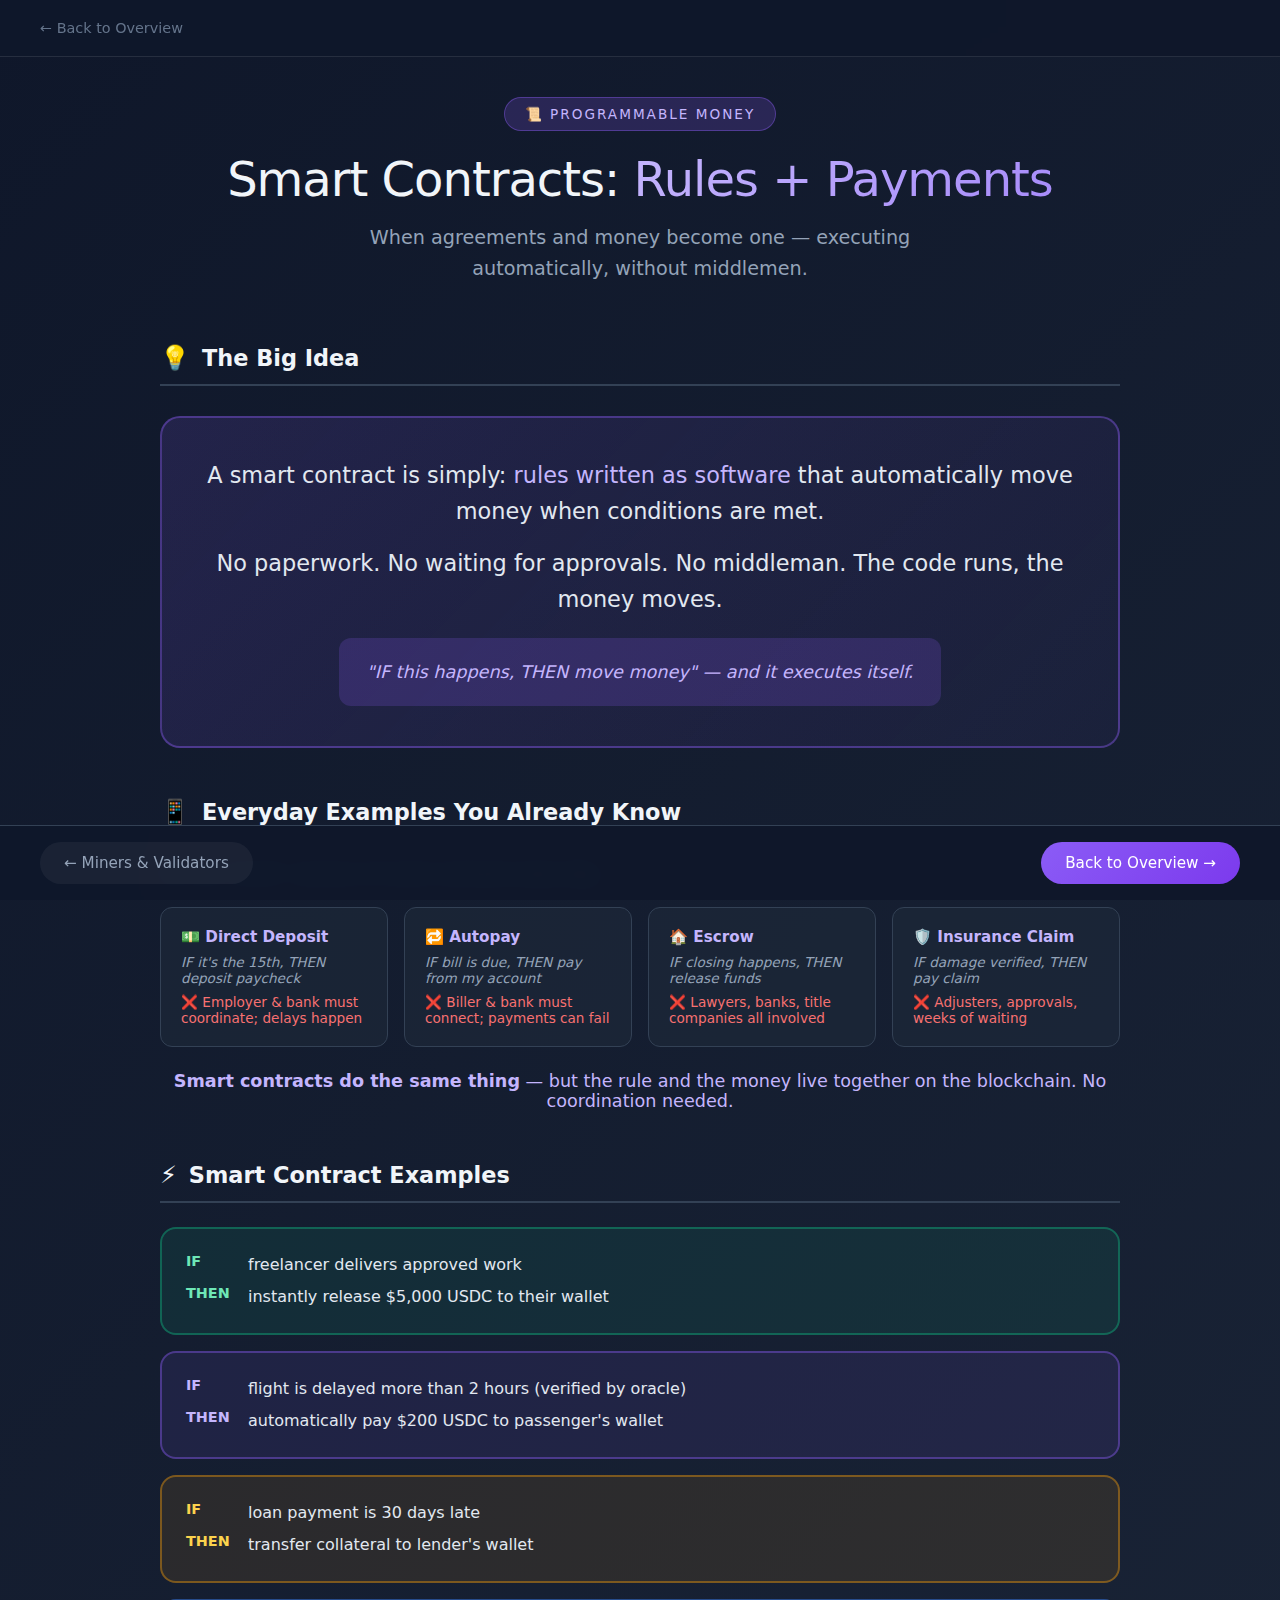
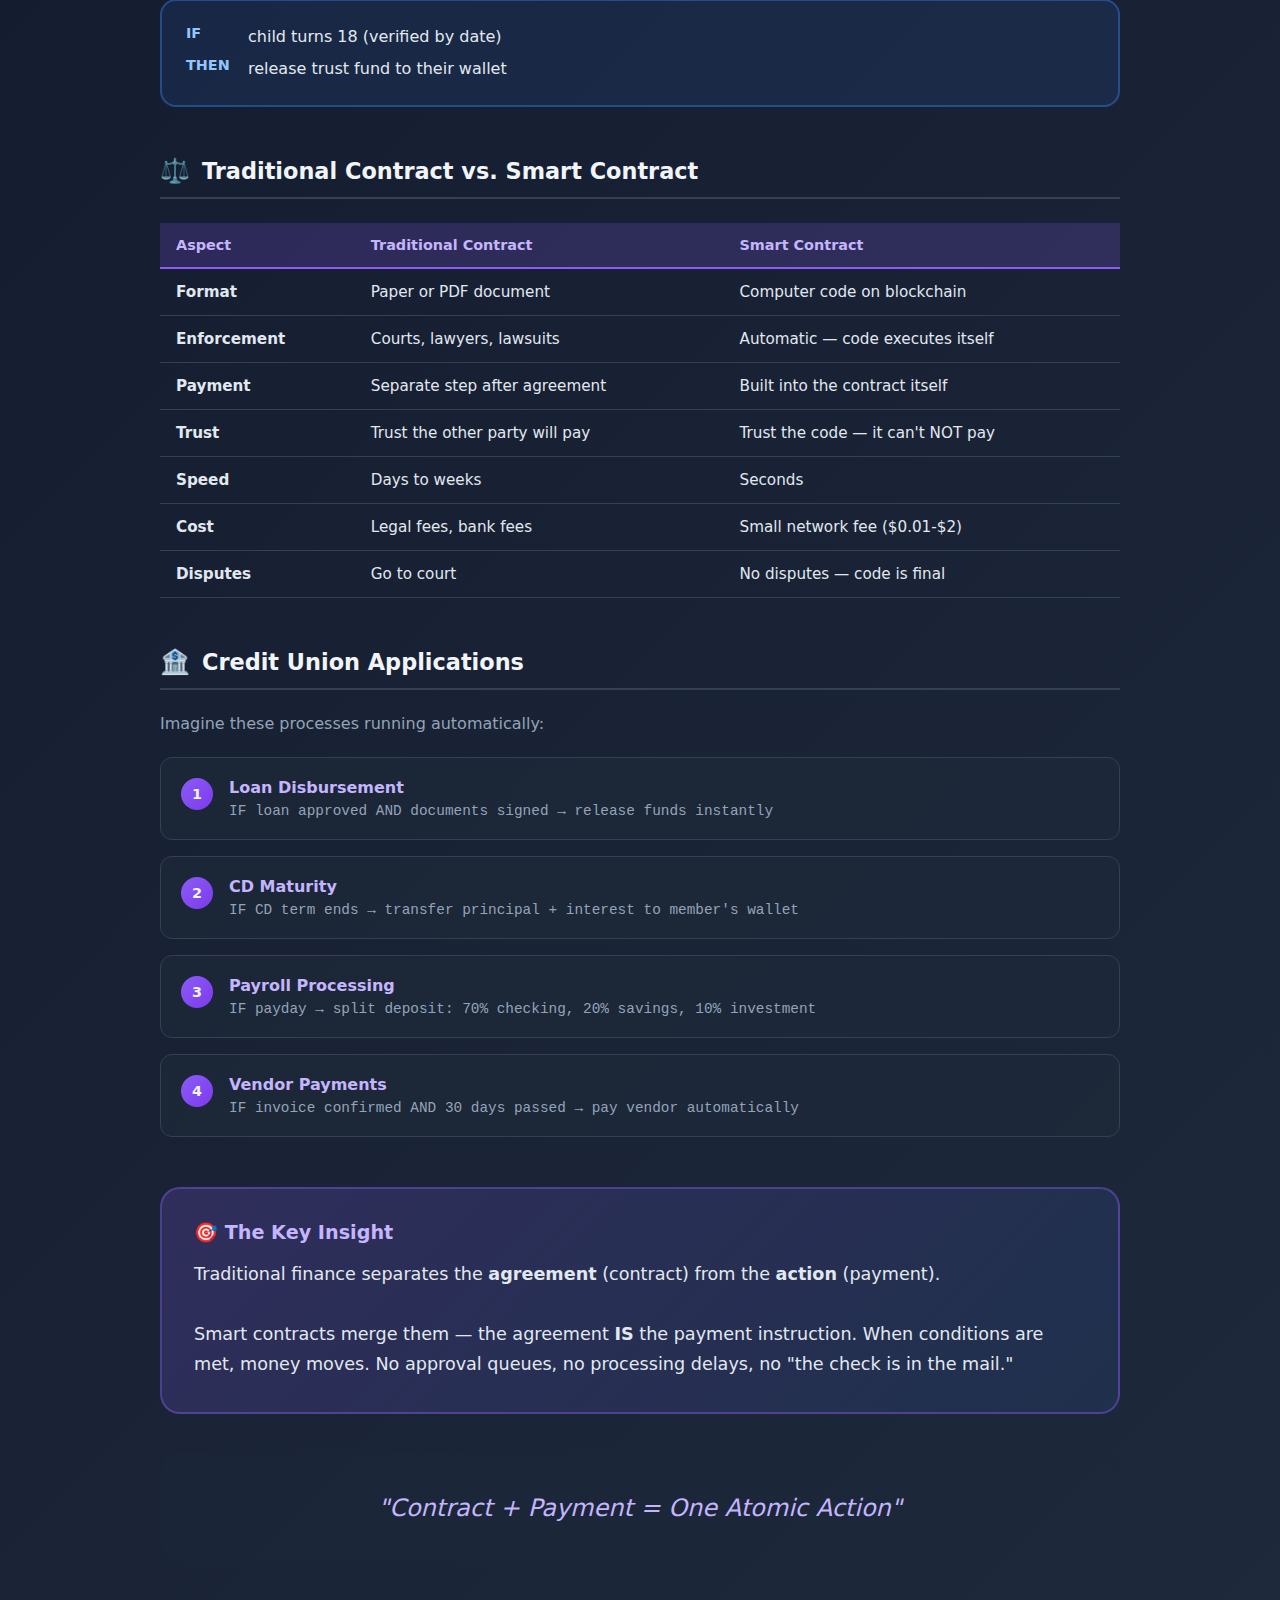
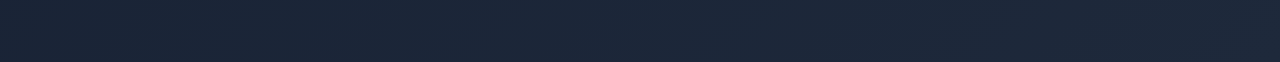
<file: 6-smart-contracts.html>
<!DOCTYPE html>
<html lang="en">
<head>
  <meta charset="UTF-8">
  <meta name="viewport" content="width=device-width, initial-scale=1.0">
  <title>Smart Contracts: Programmable Money</title>
  <style>
    * { margin: 0; padding: 0; box-sizing: border-box; }
    
    body {
      font-family: 'Segoe UI', system-ui, -apple-system, sans-serif;
      background: linear-gradient(135deg, #0f172a 0%, #1e293b 100%);
      min-height: 100vh;
      color: #f1f5f9;
    }
    
    .nav {
      padding: 20px 40px;
      display: flex;
      justify-content: space-between;
      align-items: center;
      border-bottom: 1px solid rgba(255,255,255,0.1);
      position: sticky;
      top: 0;
      background: rgba(15, 23, 42, 0.95);
      backdrop-filter: blur(10px);
      z-index: 100;
    }
    
    .nav-back {
      color: #64748b;
      text-decoration: none;
      font-size: 0.9rem;
      transition: color 0.3s ease;
    }
    
    .nav-back:hover { color: #f1f5f9; }
    
    .nav-module {
      background: rgba(139, 92, 246, 0.2);
      padding: 8px 16px;
      border-radius: 20px;
      font-size: 0.85rem;
      color: #c4b5fd;
    }
    
    .container {
      max-width: 1000px;
      margin: 0 auto;
      padding: 40px 20px 100px;
    }
    
    .hero {
      text-align: center;
      margin-bottom: 60px;
    }
    
    .hero-badge {
      display: inline-block;
      background: rgba(139, 92, 246, 0.2);
      border: 1px solid rgba(139, 92, 246, 0.4);
      padding: 8px 20px;
      border-radius: 30px;
      font-size: 0.85rem;
      color: #c4b5fd;
      text-transform: uppercase;
      letter-spacing: 2px;
      margin-bottom: 20px;
    }
    
    h1 {
      font-size: 3rem;
      font-weight: 300;
      margin-bottom: 16px;
      letter-spacing: -1px;
    }
    
    h1 span {
      background: linear-gradient(135deg, #c4b5fd, #a78bfa);
      -webkit-background-clip: text;
      -webkit-text-fill-color: transparent;
      background-clip: text;
      font-weight: 400;
    }
    
    .subtitle {
      font-size: 1.2rem;
      color: #94a3b8;
      max-width: 600px;
      margin: 0 auto;
      line-height: 1.6;
    }
    
    /* Section styling */
    .section {
      margin-bottom: 50px;
    }
    
    .section-header {
      display: flex;
      align-items: center;
      gap: 12px;
      margin-bottom: 24px;
      padding-bottom: 12px;
      border-bottom: 2px solid #334155;
    }
    
    .section-icon {
      font-size: 1.5rem;
    }
    
    .section-title {
      font-size: 1.4rem;
      font-weight: 600;
    }
    
    /* Big idea box */
    .big-idea {
      background: linear-gradient(135deg, rgba(139, 92, 246, 0.15), rgba(139, 92, 246, 0.05));
      border: 2px solid rgba(139, 92, 246, 0.4);
      border-radius: 20px;
      padding: 40px;
      text-align: center;
      margin: 30px 0;
    }
    
    .big-idea p {
      font-size: 1.4rem;
      color: #e2e8f0;
      line-height: 1.6;
      font-weight: 300;
    }
    
    .big-idea strong {
      color: #c4b5fd;
    }
    
    .one-liner {
      background: rgba(139, 92, 246, 0.2);
      border-radius: 12px;
      padding: 20px 28px;
      margin-top: 20px;
      display: inline-block;
    }
    
    .one-liner p {
      font-size: 1.1rem !important;
      color: #c4b5fd !important;
      font-style: italic;
    }
    
    /* IF-THEN boxes */
    .if-then-grid {
      display: grid;
      gap: 16px;
      margin: 24px 0;
    }
    
    .if-then-box {
      border-radius: 16px;
      padding: 24px;
      border: 2px solid;
    }
    
    .if-then-box.green {
      background: rgba(16, 185, 129, 0.1);
      border-color: rgba(16, 185, 129, 0.4);
    }
    
    .if-then-box.purple {
      background: rgba(139, 92, 246, 0.1);
      border-color: rgba(139, 92, 246, 0.4);
    }
    
    .if-then-box.gold {
      background: rgba(245, 158, 11, 0.1);
      border-color: rgba(245, 158, 11, 0.4);
    }
    
    .if-then-box.blue {
      background: rgba(59, 130, 246, 0.1);
      border-color: rgba(59, 130, 246, 0.4);
    }
    
    .if-then-line {
      display: flex;
      align-items: flex-start;
      gap: 12px;
      margin-bottom: 8px;
    }
    
    .if-then-line:last-child {
      margin-bottom: 0;
    }
    
    .if-then-keyword {
      font-weight: 700;
      font-size: 0.9rem;
      min-width: 50px;
    }
    
    .if-then-box.green .if-then-keyword { color: #6ee7b7; }
    .if-then-box.purple .if-then-keyword { color: #c4b5fd; }
    .if-then-box.gold .if-then-keyword { color: #fcd34d; }
    .if-then-box.blue .if-then-keyword { color: #93c5fd; }
    
    .if-then-text {
      color: #e2e8f0;
      font-size: 1rem;
      line-height: 1.5;
    }
    
    /* Tables */
    .table-container {
      overflow-x: auto;
      margin: 20px 0;
    }
    
    table {
      width: 100%;
      border-collapse: collapse;
    }
    
    th {
      background: rgba(139, 92, 246, 0.2);
      padding: 14px 16px;
      text-align: left;
      font-weight: 600;
      font-size: 0.9rem;
      color: #c4b5fd;
      border-bottom: 2px solid #8b5cf6;
    }
    
    td {
      padding: 14px 16px;
      border-bottom: 1px solid #334155;
      font-size: 0.95rem;
      color: #e2e8f0;
    }
    
    tr:hover td {
      background: rgba(139, 92, 246, 0.05);
    }
    
    /* Today's examples */
    .today-grid {
      display: grid;
      grid-template-columns: repeat(auto-fit, minmax(220px, 1fr));
      gap: 16px;
      margin: 24px 0;
    }
    
    .today-card {
      background: rgba(30, 41, 59, 0.6);
      border: 1px solid #334155;
      border-radius: 12px;
      padding: 20px;
    }
    
    .today-card-title {
      font-weight: 600;
      color: #c4b5fd;
      margin-bottom: 8px;
      font-size: 0.95rem;
    }
    
    .today-card-logic {
      font-size: 0.85rem;
      color: #94a3b8;
      margin-bottom: 8px;
      font-style: italic;
    }
    
    .today-card-problem {
      font-size: 0.85rem;
      color: #f87171;
    }
    
    /* CU Applications */
    .cu-grid {
      display: grid;
      gap: 16px;
      margin: 24px 0;
    }
    
    .cu-item {
      background: rgba(30, 41, 59, 0.6);
      border: 1px solid #334155;
      border-radius: 12px;
      padding: 20px;
      display: flex;
      gap: 16px;
      align-items: flex-start;
    }
    
    .cu-number {
      background: linear-gradient(135deg, #8b5cf6, #7c3aed);
      width: 32px;
      height: 32px;
      border-radius: 50%;
      display: flex;
      align-items: center;
      justify-content: center;
      font-weight: 700;
      font-size: 0.9rem;
      flex-shrink: 0;
    }
    
    .cu-content {
      flex: 1;
    }
    
    .cu-title {
      font-weight: 600;
      color: #c4b5fd;
      margin-bottom: 6px;
    }
    
    .cu-logic {
      font-size: 0.9rem;
      color: #94a3b8;
      font-family: 'Courier New', monospace;
    }
    
    /* Key insight */
    .key-insight {
      background: linear-gradient(135deg, rgba(139, 92, 246, 0.2), rgba(59, 130, 246, 0.1));
      border: 2px solid rgba(139, 92, 246, 0.4);
      border-radius: 20px;
      padding: 32px;
      margin: 40px 0;
    }
    
    .key-insight-title {
      font-size: 1.2rem;
      font-weight: 600;
      color: #c4b5fd;
      margin-bottom: 16px;
      display: flex;
      align-items: center;
      gap: 10px;
    }
    
    .key-insight-text {
      font-size: 1.1rem;
      color: #e2e8f0;
      line-height: 1.7;
    }
    
    /* Final quote */
    .final-quote {
      text-align: center;
      padding: 40px;
      background: rgba(30, 41, 59, 0.4);
      border-radius: 20px;
      margin-top: 40px;
    }
    
    .final-quote p {
      font-size: 1.5rem;
      font-weight: 300;
      color: #c4b5fd;
      font-style: italic;
    }
    
    /* Navigation footer */
    .nav-footer {
      position: fixed;
      bottom: 0;
      left: 0;
      right: 0;
      background: rgba(15, 23, 42, 0.95);
      backdrop-filter: blur(10px);
      border-top: 1px solid #334155;
      padding: 16px 40px;
      display: flex;
      justify-content: space-between;
      align-items: center;
    }
    
    .nav-btn {
      display: inline-flex;
      align-items: center;
      gap: 8px;
      padding: 12px 24px;
      border-radius: 30px;
      font-size: 0.95rem;
      text-decoration: none;
      transition: all 0.3s ease;
    }
    
    .nav-btn.prev {
      background: rgba(255,255,255,0.05);
      color: #94a3b8;
    }
    
    .nav-btn.prev:hover {
      background: rgba(255,255,255,0.1);
      color: #f1f5f9;
    }
    
    .nav-btn.next {
      background: linear-gradient(135deg, #8b5cf6, #7c3aed);
      color: white;
    }
    
    .nav-btn.next:hover {
      transform: scale(1.05);
      box-shadow: 0 4px 20px rgba(139, 92, 246, 0.4);
    }
    
    .progress-dots {
      display: flex;
      gap: 8px;
    }
    
    .progress-dot {
      width: 10px;
      height: 10px;
      border-radius: 50%;
      background: #334155;
    }
    
    .progress-dot.active {
      background: #8b5cf6;
    }
    
    @media (max-width: 700px) {
      h1 { font-size: 2rem; }
      .big-idea { padding: 24px; }
      .big-idea p { font-size: 1.1rem; }
    }
  </style>
</head>
<body>
  <nav class="nav">
    <a href="index.html" class="nav-back">← Back to Overview</a>
  </nav>
  
  <div class="container">
    <div class="hero">
      <div class="hero-badge">📜 Programmable Money</div>
      <h1>Smart Contracts: <span>Rules + Payments</span></h1>
      <p class="subtitle">When agreements and money become one — executing automatically, without middlemen.</p>
    </div>
    
    <!-- The Big Idea -->
    <div class="section">
      <div class="section-header">
        <span class="section-icon">💡</span>
        <h2 class="section-title">The Big Idea</h2>
      </div>
      
      <div class="big-idea">
        <p>A smart contract is simply: <strong>rules written as software</strong> that automatically move money when conditions are met.</p>
        <p style="margin-top: 16px;">No paperwork. No waiting for approvals. No middleman. The code runs, the money moves.</p>
        
        <div class="one-liner">
          <p>"IF this happens, THEN move money" — and it executes itself.</p>
        </div>
      </div>
    </div>
    
    <!-- Everyday Examples -->
    <div class="section">
      <div class="section-header">
        <span class="section-icon">📱</span>
        <h2 class="section-title">Everyday Examples You Already Know</h2>
      </div>
      
      <p style="color: #94a3b8; margin-bottom: 20px;">You use "dumb" versions of smart contracts every day:</p>
      
      <div class="today-grid">
        <div class="today-card">
          <div class="today-card-title">💵 Direct Deposit</div>
          <div class="today-card-logic">IF it's the 15th, THEN deposit paycheck</div>
          <div class="today-card-problem">❌ Employer & bank must coordinate; delays happen</div>
        </div>
        <div class="today-card">
          <div class="today-card-title">🔁 Autopay</div>
          <div class="today-card-logic">IF bill is due, THEN pay from my account</div>
          <div class="today-card-problem">❌ Biller & bank must connect; payments can fail</div>
        </div>
        <div class="today-card">
          <div class="today-card-title">🏠 Escrow</div>
          <div class="today-card-logic">IF closing happens, THEN release funds</div>
          <div class="today-card-problem">❌ Lawyers, banks, title companies all involved</div>
        </div>
        <div class="today-card">
          <div class="today-card-title">🛡️ Insurance Claim</div>
          <div class="today-card-logic">IF damage verified, THEN pay claim</div>
          <div class="today-card-problem">❌ Adjusters, approvals, weeks of waiting</div>
        </div>
      </div>
      
      <p style="color: #c4b5fd; font-size: 1.1rem; margin-top: 24px; text-align: center;">
        <strong>Smart contracts do the same thing</strong> — but the rule and the money live together on the blockchain. No coordination needed.
      </p>
    </div>
    
    <!-- Real Smart Contract Examples -->
    <div class="section">
      <div class="section-header">
        <span class="section-icon">⚡</span>
        <h2 class="section-title">Smart Contract Examples</h2>
      </div>
      
      <div class="if-then-grid">
        <div class="if-then-box green">
          <div class="if-then-line">
            <span class="if-then-keyword">IF</span>
            <span class="if-then-text">freelancer delivers approved work</span>
          </div>
          <div class="if-then-line">
            <span class="if-then-keyword">THEN</span>
            <span class="if-then-text">instantly release $5,000 USDC to their wallet</span>
          </div>
        </div>
        
        <div class="if-then-box purple">
          <div class="if-then-line">
            <span class="if-then-keyword">IF</span>
            <span class="if-then-text">flight is delayed more than 2 hours (verified by oracle)</span>
          </div>
          <div class="if-then-line">
            <span class="if-then-keyword">THEN</span>
            <span class="if-then-text">automatically pay $200 USDC to passenger's wallet</span>
          </div>
        </div>
        
        <div class="if-then-box gold">
          <div class="if-then-line">
            <span class="if-then-keyword">IF</span>
            <span class="if-then-text">loan payment is 30 days late</span>
          </div>
          <div class="if-then-line">
            <span class="if-then-keyword">THEN</span>
            <span class="if-then-text">transfer collateral to lender's wallet</span>
          </div>
        </div>
        
        <div class="if-then-box blue">
          <div class="if-then-line">
            <span class="if-then-keyword">IF</span>
            <span class="if-then-text">child turns 18 (verified by date)</span>
          </div>
          <div class="if-then-line">
            <span class="if-then-keyword">THEN</span>
            <span class="if-then-text">release trust fund to their wallet</span>
          </div>
        </div>
      </div>
    </div>
    
    <!-- Comparison Table -->
    <div class="section">
      <div class="section-header">
        <span class="section-icon">⚖️</span>
        <h2 class="section-title">Traditional Contract vs. Smart Contract</h2>
      </div>
      
      <div class="table-container">
        <table>
          <thead>
            <tr>
              <th>Aspect</th>
              <th>Traditional Contract</th>
              <th>Smart Contract</th>
            </tr>
          </thead>
          <tbody>
            <tr>
              <td><strong>Format</strong></td>
              <td>Paper or PDF document</td>
              <td>Computer code on blockchain</td>
            </tr>
            <tr>
              <td><strong>Enforcement</strong></td>
              <td>Courts, lawyers, lawsuits</td>
              <td>Automatic — code executes itself</td>
            </tr>
            <tr>
              <td><strong>Payment</strong></td>
              <td>Separate step after agreement</td>
              <td>Built into the contract itself</td>
            </tr>
            <tr>
              <td><strong>Trust</strong></td>
              <td>Trust the other party will pay</td>
              <td>Trust the code — it can't NOT pay</td>
            </tr>
            <tr>
              <td><strong>Speed</strong></td>
              <td>Days to weeks</td>
              <td>Seconds</td>
            </tr>
            <tr>
              <td><strong>Cost</strong></td>
              <td>Legal fees, bank fees</td>
              <td>Small network fee ($0.01-$2)</td>
            </tr>
            <tr>
              <td><strong>Disputes</strong></td>
              <td>Go to court</td>
              <td>No disputes — code is final</td>
            </tr>
          </tbody>
        </table>
      </div>
    </div>
    
    <!-- Credit Union Applications -->
    <div class="section">
      <div class="section-header">
        <span class="section-icon">🏦</span>
        <h2 class="section-title">Credit Union Applications</h2>
      </div>
      
      <p style="color: #94a3b8; margin-bottom: 20px;">Imagine these processes running automatically:</p>
      
      <div class="cu-grid">
        <div class="cu-item">
          <div class="cu-number">1</div>
          <div class="cu-content">
            <div class="cu-title">Loan Disbursement</div>
            <div class="cu-logic">IF loan approved AND documents signed → release funds instantly</div>
          </div>
        </div>
        
        <div class="cu-item">
          <div class="cu-number">2</div>
          <div class="cu-content">
            <div class="cu-title">CD Maturity</div>
            <div class="cu-logic">IF CD term ends → transfer principal + interest to member's wallet</div>
          </div>
        </div>
        
        <div class="cu-item">
          <div class="cu-number">3</div>
          <div class="cu-content">
            <div class="cu-title">Payroll Processing</div>
            <div class="cu-logic">IF payday → split deposit: 70% checking, 20% savings, 10% investment</div>
          </div>
        </div>
        
        <div class="cu-item">
          <div class="cu-number">4</div>
          <div class="cu-content">
            <div class="cu-title">Vendor Payments</div>
            <div class="cu-logic">IF invoice confirmed AND 30 days passed → pay vendor automatically</div>
          </div>
        </div>
      </div>
    </div>
    
    <!-- Key Insight -->
    <div class="key-insight">
      <div class="key-insight-title">🎯 The Key Insight</div>
      <div class="key-insight-text">
        Traditional finance separates the <strong>agreement</strong> (contract) from the <strong>action</strong> (payment). 
        <br><br>
        Smart contracts merge them — the agreement <strong>IS</strong> the payment instruction. When conditions are met, money moves. No approval queues, no processing delays, no "the check is in the mail."
      </div>
    </div>
    
    <!-- Final Quote -->
    <div class="final-quote">
      <p>"Contract + Payment = One Atomic Action"</p>
    </div>
  </div>
  
  <div class="nav-footer">
    <a href="5-miners-validators.html" class="nav-btn prev">← Miners & Validators</a>
    <div style="width: 180px;"></div>
    <a href="index.html" class="nav-btn next">Back to Overview →</a>
  </div>
  
  <script>
    document.addEventListener('keydown', (e) => {
      if (e.code === 'ArrowRight') {
        window.location.href = 'index.html';
      } else if (e.code === 'ArrowLeft') {
        window.location.href = '5-miners-validators.html';
      }
    });
  </script>
</body>
</html>
</file>
<file: styles.css>
/* ============================================
   STABLECOIN WORKSHOP - SKYLA CREDIT UNION BRAND
   ============================================
   
   Brand Colors extracted from skylacu.com
   Tagline: "Believe in Better"
   
   ============================================ */


/* ============================================
   1. 🎨 SKYLA BRAND COLORS
   ============================================ */

:root {
  /* === SKYLA PRIMARY COLORS === */
  /* Deep Teal/Green - Main brand color from logo and website */
  --brand-primary: #006d77;           /* Skyla teal */
  --brand-primary-light: #0095a0;     /* Lighter teal for hovers */
  --brand-primary-dark: #005560;      /* Darker teal for pressed */
  
  /* === SKYLA SECONDARY COLORS === */
  /* Coral/Salmon - Accent color from website buttons and highlights */
  --brand-secondary: #e07a5f;         /* Coral accent */
  --brand-secondary-light: #f4a58a;   /* Light coral */
  
  /* === SKYLA ACCENT COLORS === */
  /* Gold/Yellow - Used for highlights and CTAs */
  --brand-accent: #f2cc8f;            /* Warm gold */
  --brand-accent-dark: #e0b86d;
  
  /* === MODULE ACCENT COLORS === */
  --module-1-color: #006d77;          /* Teal - Module 1 */
  --module-2-color: #e07a5f;          /* Coral - Module 2 */
  --module-3-color: #81b29a;          /* Sage green - Module 3 */
  
  /* === SEMANTIC COLORS === */
  --color-success: #81b29a;           /* Sage green - positive */
  --color-warning: #f2cc8f;           /* Gold - caution */
  --color-danger: #e07a5f;            /* Coral - negative/expensive */
  --color-info: #006d77;              /* Teal - informational */
  
  /* === BACKGROUND COLORS === */
  /* Dark theme for presentations (easy on eyes in conference rooms) */
  --bg-darkest: #0d1117;              /* Near black */
  --bg-dark: #161b22;                 /* Dark background */
  --bg-medium: #21262d;               /* Card backgrounds */
  --bg-light: #30363d;                /* Lighter elements */
  
  /* === TEXT COLORS === */
  --text-primary: #f0f6fc;            /* Bright white text */
  --text-secondary: #8b949e;          /* Muted text */
  --text-muted: #6e7681;              /* Very muted */
  
  /* === BORDERS === */
  --border-color: #30363d;
  --border-light: rgba(240, 246, 252, 0.1);
  
  /* === TYPOGRAPHY === */
  /* Skyla uses clean, modern sans-serif fonts */
  --font-family: 'Segoe UI', -apple-system, BlinkMacSystemFont, 'Roboto', sans-serif;
  
  /* === SPACING === */
  --spacing-xs: 4px;
  --spacing-sm: 8px;
  --spacing-md: 16px;
  --spacing-lg: 24px;
  --spacing-xl: 40px;
  
  /* === BORDER RADIUS === */
  --radius-sm: 6px;
  --radius-md: 12px;
  --radius-lg: 16px;
  --radius-xl: 24px;
  --radius-full: 9999px;
  
  /* === TRANSITIONS === */
  --transition-fast: 0.2s ease;
  --transition-base: 0.3s ease;
  --transition-slow: 0.5s cubic-bezier(0.4, 0, 0.2, 1);
}


/* ============================================
   2. BASE STYLES
   ============================================ */

* {
  margin: 0;
  padding: 0;
  box-sizing: border-box;
}

body {
  font-family: var(--font-family);
  background: linear-gradient(135deg, var(--bg-dark) 0%, var(--bg-medium) 100%);
  min-height: 100vh;
  color: var(--text-primary);
  overflow-x: hidden;
  line-height: 1.6;
}

a {
  color: var(--brand-primary-light);
  text-decoration: none;
  transition: color var(--transition-fast);
}

a:hover {
  color: var(--brand-accent);
}

kbd {
  background: var(--bg-light);
  padding: 4px 10px;
  border-radius: var(--radius-sm);
  font-family: inherit;
  border: 1px solid var(--border-color);
}


/* ============================================
   3. LAYOUT
   ============================================ */

.container {
  max-width: 1400px;
  margin: 0 auto;
  padding: var(--spacing-xl) var(--spacing-md);
}

.container--full-height {
  min-height: 100vh;
  display: flex;
  flex-direction: column;
}

.container--centered {
  justify-content: center;
  align-items: center;
  text-align: center;
}


/* ============================================
   4. NAVIGATION - Skyla branded
   ============================================ */

.nav {
  padding: 20px 40px;
  display: flex;
  justify-content: space-between;
  align-items: center;
  border-bottom: 1px solid var(--border-light);
}

.nav--fixed {
  position: fixed;
  top: 0;
  left: 0;
  right: 0;
  z-index: 1000;
  background: rgba(22, 27, 34, 0.95);
  backdrop-filter: blur(10px);
  padding: 12px 24px;
}

.nav__back {
  color: var(--text-muted);
  font-size: 0.9rem;
  transition: color var(--transition-fast);
}

.nav__back:hover {
  color: var(--brand-accent);
}

.nav__module-badge {
  padding: 6px 14px;
  border-radius: var(--radius-full);
  font-size: 0.85rem;
}

.nav__module-badge--m1 {
  background: rgba(0, 109, 119, 0.2);
  color: #4dc9d4;
}

.nav__module-badge--m2 {
  background: rgba(224, 122, 95, 0.2);
  color: #f4a58a;
}

.nav__module-badge--m3 {
  background: rgba(129, 178, 154, 0.2);
  color: #a8d5ba;
}

.nav__next {
  color: var(--brand-secondary);
  font-size: 0.9rem;
}


/* ============================================
   5. TYPOGRAPHY - Skyla style
   ============================================ */

.heading-hero {
  font-size: 4rem;
  font-weight: 200;
  letter-spacing: -2px;
  margin-bottom: var(--spacing-md);
  line-height: 1.1;
}

.heading-hero__highlight {
  background: linear-gradient(135deg, var(--brand-primary-light), var(--brand-accent));
  -webkit-background-clip: text;
  -webkit-text-fill-color: transparent;
  background-clip: text;
  font-weight: 300;
}

.heading-page {
  font-size: 3.5rem;
  font-weight: 300;
  margin-bottom: var(--spacing-md);
  letter-spacing: -1px;
}

.heading-section {
  font-size: 1.5rem;
  color: var(--text-primary);
  margin-bottom: var(--spacing-lg);
  padding-bottom: 12px;
  border-bottom: 2px solid var(--border-color);
  display: flex;
  align-items: center;
  gap: 12px;
}

.subtitle {
  font-size: 1.2rem;
  color: var(--text-secondary);
  max-width: 600px;
  line-height: 1.6;
}

.text-muted { color: var(--text-muted); }
.text-success { color: var(--color-success); }
.text-warning { color: var(--color-warning); }
.text-danger { color: var(--color-danger); }


/* ============================================
   6. CARDS - Skyla styled
   ============================================ */

.card {
  background: var(--bg-medium);
  border-radius: var(--radius-lg);
  padding: var(--spacing-lg);
  border: 2px solid var(--border-color);
  transition: all var(--transition-slow);
}

.card:hover {
  transform: translateY(-5px);
  border-color: var(--brand-primary);
}

.card--clickable {
  cursor: pointer;
}

.card--module-1 { border-color: var(--module-1-color); }
.card--module-2 { border-color: var(--module-2-color); }
.card--module-3 { border-color: var(--module-3-color); }

.card--module-1:hover { 
  border-color: var(--brand-primary-light);
  box-shadow: 0 10px 40px rgba(0, 109, 119, 0.3);
}

.card--module-2:hover { 
  border-color: var(--brand-secondary-light);
  box-shadow: 0 10px 40px rgba(224, 122, 95, 0.3);
}

.card--module-3:hover { 
  border-color: #a8d5ba;
  box-shadow: 0 10px 40px rgba(129, 178, 154, 0.3);
}

.card__icon {
  font-size: 2.5rem;
  margin-bottom: var(--spacing-md);
}

.card__title {
  font-size: 1.4rem;
  font-weight: 600;
  margin-bottom: 12px;
  color: var(--text-primary);
}

.card__description {
  font-size: 0.95rem;
  color: var(--text-secondary);
  line-height: 1.6;
}


/* ============================================
   7. INTERACTIVE CONTENT CARDS
   ============================================ */

.flow-card {
  background: var(--bg-medium);
  border-radius: var(--radius-lg);
  padding: var(--spacing-lg);
  border: 2px solid var(--border-color);
  position: relative;
  transition: all var(--transition-slow);
  opacity: 0;
  transform: translateY(30px) scale(0.95);
}

.flow-card.visible {
  opacity: 1;
  transform: translateY(0) scale(1);
}

.flow-card.highlight {
  border-color: var(--brand-primary);
  box-shadow: 0 0 40px rgba(0, 109, 119, 0.4);
  animation: pulse-skyla 2s infinite;
}

.flow-card--bank {
  border-color: var(--brand-primary);
  background: linear-gradient(135deg, rgba(0, 109, 119, 0.2) 0%, var(--bg-medium) 100%);
}

.flow-card--onramp {
  border-color: var(--brand-secondary);
  background: linear-gradient(135deg, rgba(224, 122, 95, 0.2) 0%, var(--bg-medium) 100%);
}

.flow-card--issuer {
  border-color: var(--color-success);
  background: linear-gradient(135deg, rgba(129, 178, 154, 0.2) 0%, var(--bg-medium) 100%);
}

.flow-card--wallet {
  border-color: var(--brand-accent);
  background: linear-gradient(135deg, rgba(242, 204, 143, 0.15) 0%, var(--bg-medium) 100%);
}


/* ============================================
   8. SECTIONS
   ============================================ */

.section {
  margin-bottom: var(--spacing-xl);
  opacity: 0;
  transform: translateY(30px);
  transition: all 0.6s cubic-bezier(0.4, 0, 0.2, 1);
}

.section.visible {
  opacity: 1;
  transform: translateY(0);
}


/* ============================================
   9. BUTTONS - Skyla styled
   ============================================ */

.btn {
  display: inline-flex;
  align-items: center;
  gap: 12px;
  padding: 18px 40px;
  border-radius: var(--radius-full);
  font-size: 1.1rem;
  font-weight: 600;
  text-decoration: none;
  transition: all var(--transition-base);
  border: none;
  cursor: pointer;
}

.btn--primary {
  background: linear-gradient(135deg, var(--brand-primary), var(--brand-primary-dark));
  color: white;
}

.btn--primary:hover {
  transform: scale(1.05);
  box-shadow: 0 10px 30px rgba(0, 109, 119, 0.5);
}

.btn--secondary {
  background: linear-gradient(135deg, var(--brand-secondary), #c96a50);
  color: white;
}

.btn--secondary:hover {
  transform: scale(1.05);
  box-shadow: 0 10px 30px rgba(224, 122, 95, 0.5);
}

.btn--module-1 {
  background: linear-gradient(135deg, var(--module-1-color), var(--brand-primary-dark));
  color: white;
}

.btn--module-2 {
  background: linear-gradient(135deg, var(--module-2-color), #c96a50);
  color: white;
}

.btn--module-3 {
  background: linear-gradient(135deg, var(--module-3-color), #6a9c7d);
  color: white;
}

.btn__arrow {
  transition: transform var(--transition-fast);
}

.btn:hover .btn__arrow {
  transform: translateX(4px);
}


/* ============================================
   10. BADGES & TAGS - Skyla styled
   ============================================ */

.badge {
  display: inline-block;
  padding: 8px 16px;
  border-radius: var(--radius-full);
  font-size: 0.85rem;
  font-weight: 600;
}

.badge--primary {
  background: rgba(0, 109, 119, 0.2);
  color: #4dc9d4;
}

.badge--success {
  background: rgba(129, 178, 154, 0.2);
  color: #a8d5ba;
}

.badge--warning {
  background: rgba(242, 204, 143, 0.2);
  color: #f2cc8f;
}

.badge--danger {
  background: rgba(224, 122, 95, 0.2);
  color: #f4a58a;
}

.badge--purple {
  background: rgba(0, 109, 119, 0.15);
  border: 1px solid rgba(0, 109, 119, 0.3);
  color: #4dc9d4;
}

.tag {
  background: rgba(255, 255, 255, 0.05);
  padding: 6px 12px;
  border-radius: var(--radius-sm);
  font-size: 0.75rem;
  color: var(--text-secondary);
}


/* ============================================
   11. TABLES - Skyla styled
   ============================================ */

.table {
  width: 100%;
  border-collapse: collapse;
  background: var(--bg-medium);
  border-radius: var(--radius-lg);
  overflow: hidden;
}

.table th {
  background: var(--bg-light);
  padding: 18px 16px;
  text-align: left;
  font-weight: 600;
  color: var(--text-primary);
}

.table td {
  padding: 18px 16px;
  border-bottom: 1px solid var(--border-color);
  color: var(--text-secondary);
  vertical-align: top;
}

.table tr:last-child td {
  border-bottom: none;
}

.table tr:hover td {
  background: rgba(0, 109, 119, 0.05);
}


/* ============================================
   12. INSIGHT BOXES - Skyla styled
   ============================================ */

.insight-box {
  border-radius: var(--radius-lg);
  padding: var(--spacing-lg);
  margin-top: var(--spacing-lg);
}

.insight-box--primary {
  background: rgba(0, 109, 119, 0.1);
  border: 2px solid rgba(0, 109, 119, 0.3);
}

.insight-box--success {
  background: rgba(129, 178, 154, 0.1);
  border: 2px solid rgba(129, 178, 154, 0.3);
}

.insight-box--warning {
  background: rgba(242, 204, 143, 0.1);
  border: 2px solid rgba(242, 204, 143, 0.3);
}

.insight-box--purple {
  background: linear-gradient(135deg, var(--brand-primary) 0%, var(--brand-primary-dark) 100%);
  border: none;
}

.insight-box__title {
  font-size: 1.3rem;
  margin-bottom: var(--spacing-md);
}

.insight-box--primary .insight-box__title { color: #4dc9d4; }
.insight-box--success .insight-box__title { color: #a8d5ba; }

.insight-box__text {
  font-size: 1.1rem;
  line-height: 1.7;
}


/* ============================================
   13. PROGRESS INDICATOR - Skyla styled
   ============================================ */

.progress {
  position: fixed;
  bottom: 30px;
  left: 50%;
  transform: translateX(-50%);
  display: flex;
  gap: 10px;
  background: rgba(33, 38, 45, 0.95);
  padding: 14px 20px;
  border-radius: var(--radius-full);
  border: 1px solid var(--border-color);
  backdrop-filter: blur(10px);
  z-index: 1000;
}

.progress__dot {
  width: 12px;
  height: 12px;
  border-radius: 50%;
  background: var(--bg-light);
  transition: all var(--transition-base);
  cursor: pointer;
}

.progress__dot:hover {
  transform: scale(1.2);
}

.progress__dot.active {
  background: var(--brand-primary);
  box-shadow: 0 0 12px rgba(0, 109, 119, 0.6);
}

.progress__dot.active--m2 {
  background: var(--brand-secondary);
  box-shadow: 0 0 12px rgba(224, 122, 95, 0.6);
}

.progress__dot.active--m3 {
  background: var(--color-success);
  box-shadow: 0 0 12px rgba(129, 178, 154, 0.6);
}


/* ============================================
   14. UTILITY CONTROLS
   ============================================ */

.reset-btn {
  position: fixed;
  top: 20px;
  right: 20px;
  background: var(--bg-light);
  border: none;
  color: var(--text-secondary);
  padding: 12px 20px;
  border-radius: var(--radius-md);
  cursor: pointer;
  font-size: 0.9rem;
  transition: all var(--transition-base);
  z-index: 1000;
}

.reset-btn:hover {
  background: var(--brand-primary);
  color: white;
}

.step-counter {
  position: fixed;
  top: 20px;
  left: 20px;
  background: rgba(33, 38, 45, 0.95);
  padding: 12px 20px;
  border-radius: var(--radius-md);
  font-size: 1rem;
  color: var(--text-secondary);
  border: 1px solid var(--border-color);
  z-index: 1000;
}

.step-counter__current {
  color: var(--brand-primary-light);
  font-weight: 600;
}


/* ============================================
   15. ARROWS / CONNECTORS
   ============================================ */

.arrow {
  display: flex;
  flex-direction: column;
  align-items: center;
  justify-content: center;
  padding: 20px 0;
  opacity: 0;
  transition: all var(--transition-slow);
}

.arrow.visible {
  opacity: 1;
}

.arrow__line {
  width: 80px;
  height: 4px;
  background: linear-gradient(90deg, var(--brand-primary), var(--brand-primary-light));
  border-radius: 2px;
  position: relative;
}

.arrow__line::after {
  content: '';
  position: absolute;
  right: -8px;
  top: -6px;
  border: 8px solid transparent;
  border-left-color: var(--brand-primary-light);
}

.arrow__text {
  font-size: 0.85rem;
  color: var(--brand-primary-light);
  margin-top: 8px;
  font-weight: 500;
}


/* ============================================
   16. VERSUS LAYOUT
   ============================================ */

.versus-grid {
  display: grid;
  grid-template-columns: 1fr auto 1fr;
  gap: var(--spacing-lg);
  align-items: stretch;
}

.versus-divider {
  display: flex;
  flex-direction: column;
  align-items: center;
  justify-content: center;
  gap: 8px;
}

.versus-divider::before,
.versus-divider::after {
  content: '';
  width: 2px;
  flex: 1;
  background: linear-gradient(180deg, transparent, var(--brand-secondary), transparent);
}

.versus-label {
  background: var(--brand-secondary);
  color: #fff;
  padding: 8px 16px;
  border-radius: var(--radius-full);
  font-weight: 700;
  font-size: 0.9rem;
}


/* ============================================
   17. ANIMATIONS - Skyla branded
   ============================================ */

@keyframes pulse-skyla {
  0%, 100% { box-shadow: 0 0 20px rgba(0, 109, 119, 0.3); }
  50% { box-shadow: 0 0 40px rgba(0, 109, 119, 0.6); }
}

@keyframes pulse-glow {
  0%, 100% { box-shadow: 0 0 20px rgba(0, 109, 119, 0.3); }
  50% { box-shadow: 0 0 40px rgba(0, 109, 119, 0.5); }
}

@keyframes flow-arrow {
  0% { transform: translateX(-5px); opacity: 0.5; }
  50% { transform: translateX(5px); opacity: 1; }
  100% { transform: translateX(-5px); opacity: 0.5; }
}

.arrow.visible .arrow__line {
  animation: flow-arrow 1.5s infinite;
}


/* ============================================
   18. RESPONSIVE
   ============================================ */

@media (max-width: 900px) {
  .heading-hero {
    font-size: 2.5rem;
  }
  
  .heading-page {
    font-size: 2rem;
  }
  
  .versus-grid {
    grid-template-columns: 1fr;
  }
  
  .versus-divider {
    flex-direction: row;
    height: 60px;
    width: 100%;
  }
  
  .versus-divider::before,
  .versus-divider::after {
    width: 100%;
    height: 2px;
  }
}

@media (max-width: 600px) {
  .container {
    padding: var(--spacing-lg) var(--spacing-md);
  }
  
  .nav {
    padding: 15px 20px;
    flex-wrap: wrap;
    gap: 10px;
  }
  
  .btn {
    padding: 14px 28px;
    font-size: 1rem;
  }
}


/* ============================================
   19. SKYLA SPECIFIC ADDITIONS
   ============================================ */

/* Skyla-style gradient text */
.skyla-gradient-text {
  background: linear-gradient(135deg, var(--brand-primary-light), var(--brand-accent));
  -webkit-background-clip: text;
  -webkit-text-fill-color: transparent;
  background-clip: text;
}

/* Skyla card hover glow */
.skyla-glow:hover {
  box-shadow: 0 0 30px rgba(0, 109, 119, 0.3);
}

/* Fee badges styled for Skyla */
.fee-chip {
  display: inline-block;
  padding: 6px 14px;
  border-radius: 20px;
  font-weight: 600;
  font-size: 0.9rem;
}

.fee-chip.cheap {
  background: rgba(129, 178, 154, 0.2);
  color: #a8d5ba;
}

.fee-chip.medium {
  background: rgba(242, 204, 143, 0.2);
  color: #f2cc8f;
}

.fee-chip.expensive {
  background: rgba(224, 122, 95, 0.2);
  color: #f4a58a;
}

/* Winner badges */
.winner-badge {
  display: inline-block;
  padding: 3px 10px;
  border-radius: 12px;
  font-size: 0.7rem;
  font-weight: 600;
  text-transform: uppercase;
  letter-spacing: 0.5px;
}

.winner-badge.crypto {
  background: rgba(129, 178, 154, 0.2);
  color: #a8d5ba;
}

.winner-badge.trad {
  background: rgba(0, 109, 119, 0.2);
  color: #4dc9d4;
}

.winner-badge.tie {
  background: rgba(242, 204, 143, 0.2);
  color: #f2cc8f;
}
</file>
